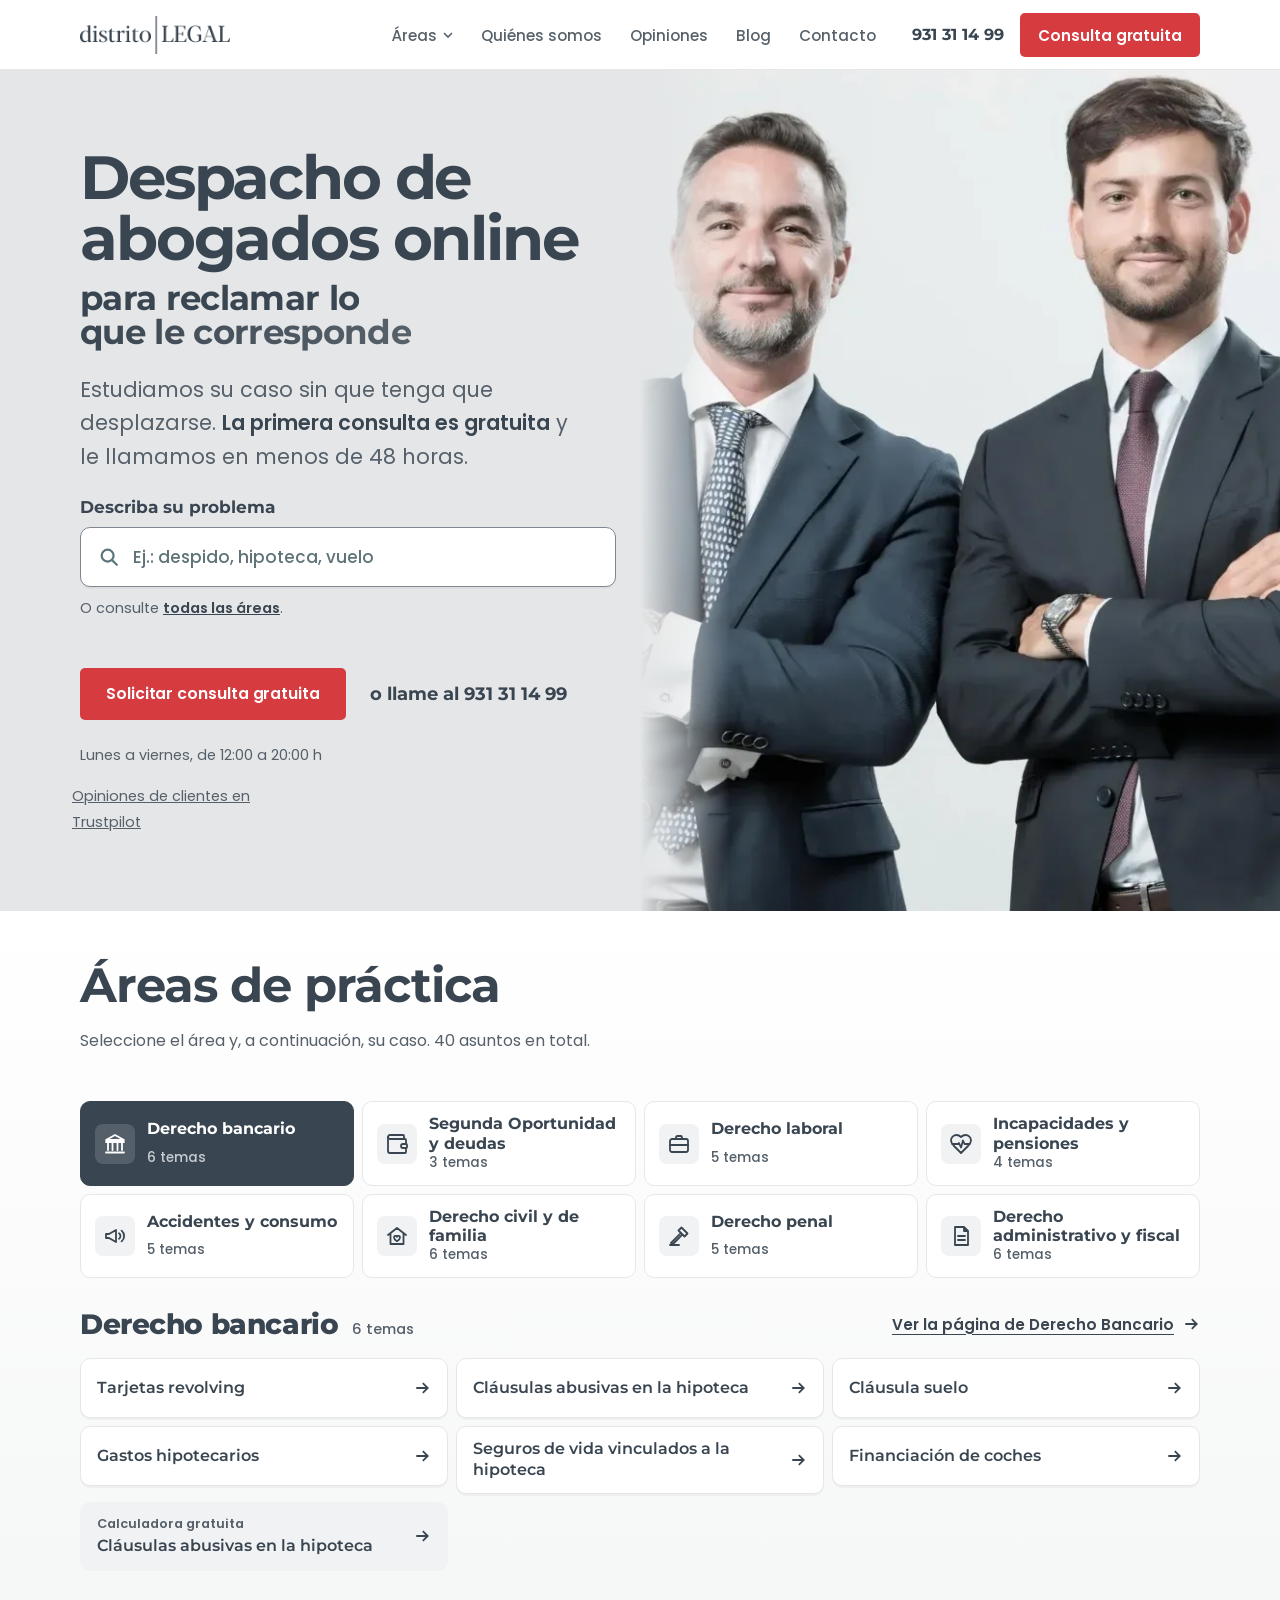
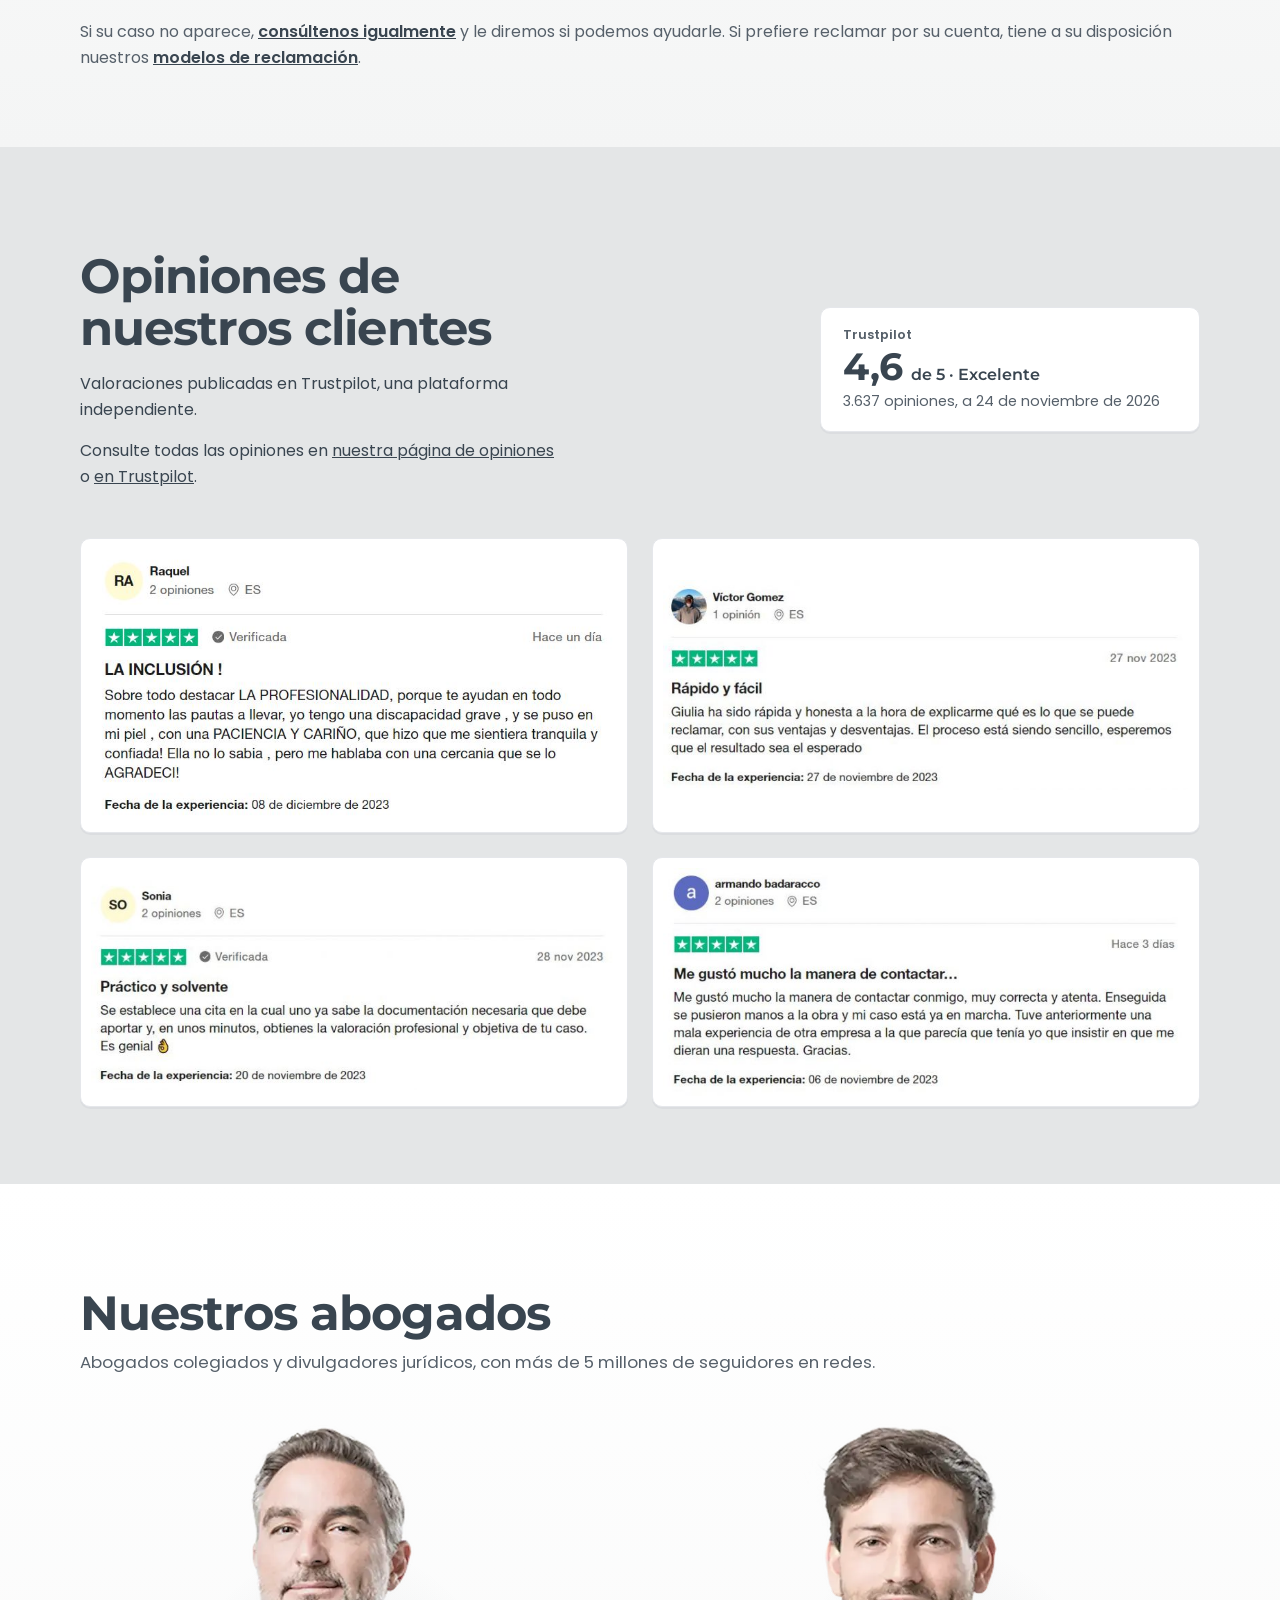
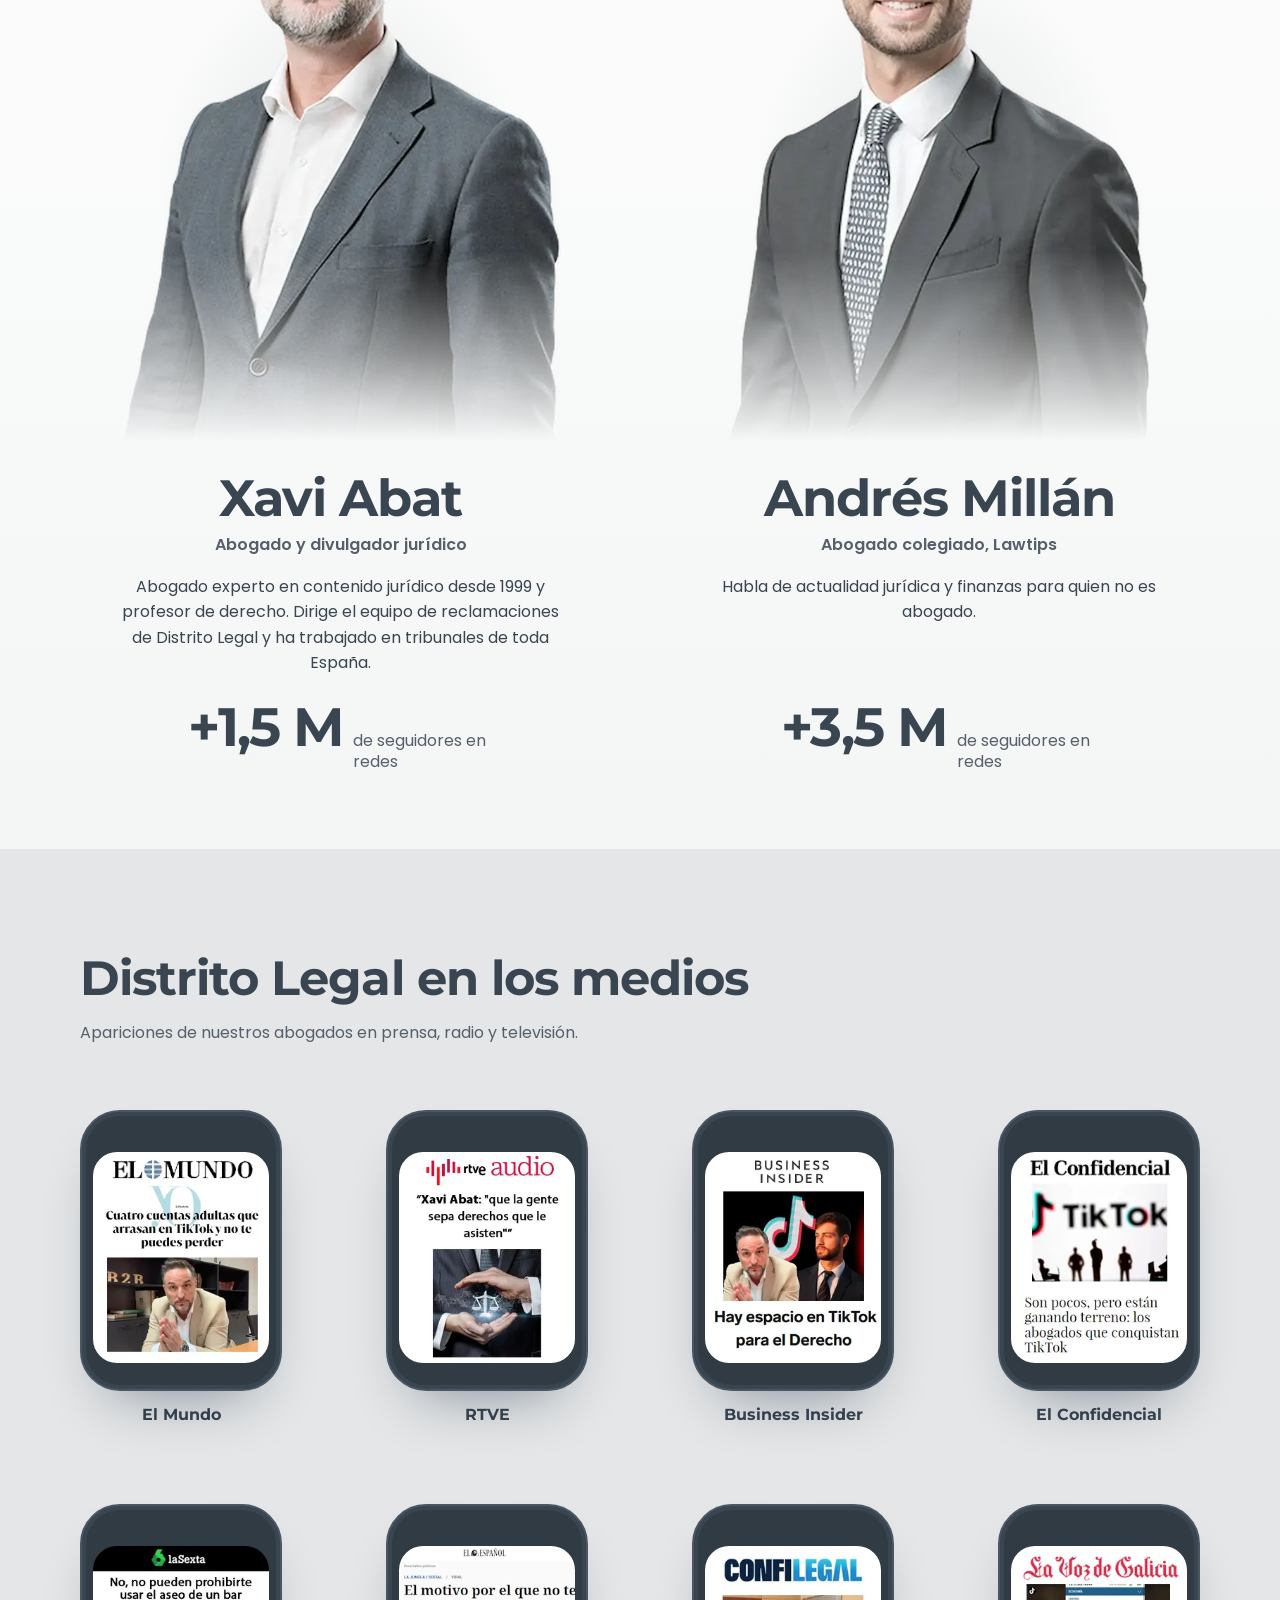
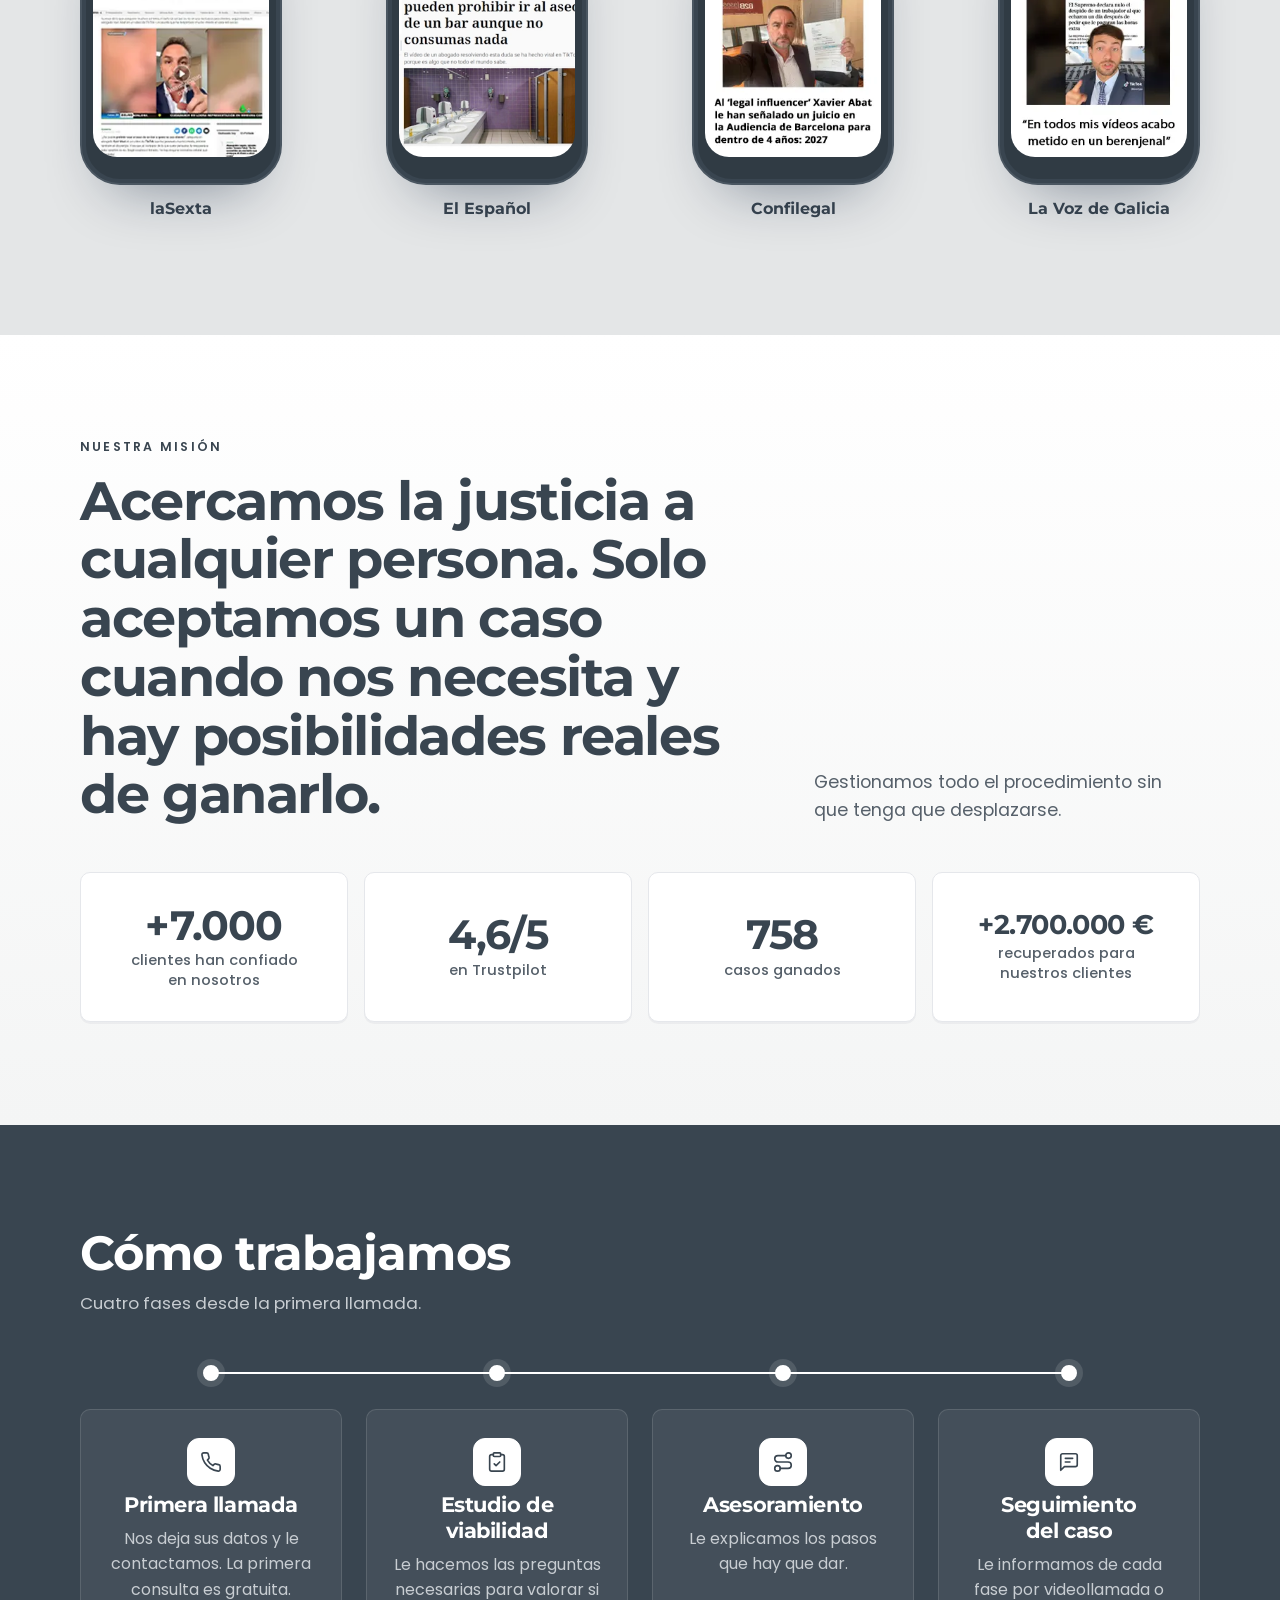
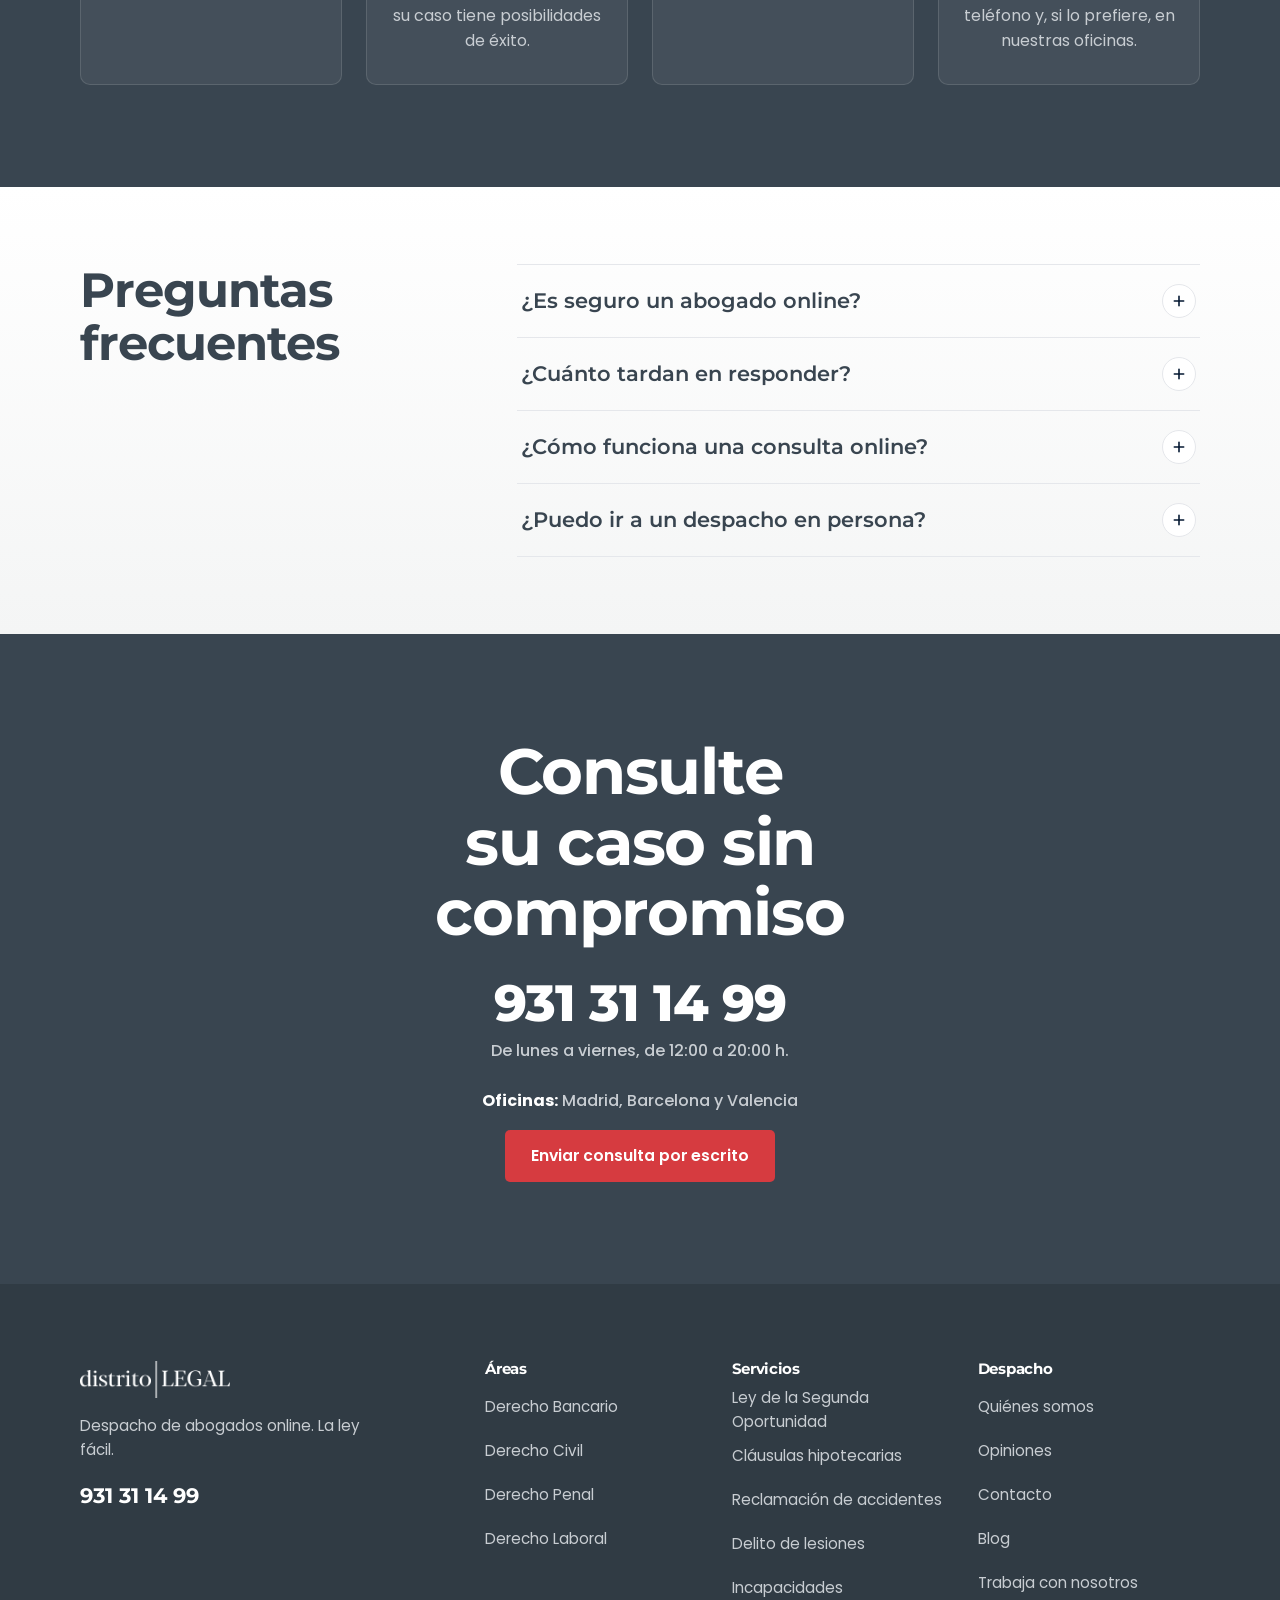
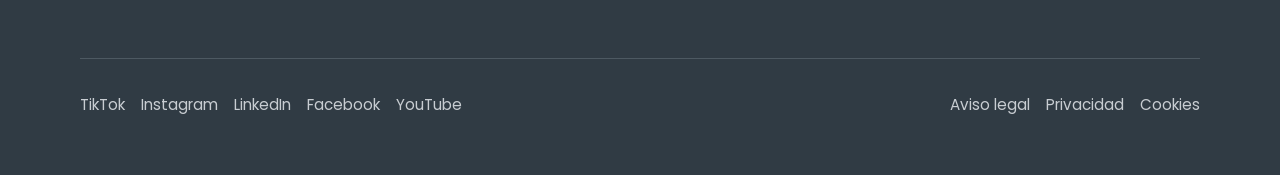
<file: index.html>
<!doctype html>
<html lang="es">
<head>
  <meta charset="utf-8">
  <meta name="robots" content="noindex, nofollow">
  <meta name="viewport" content="width=device-width, initial-scale=1">
  <title>Despacho de Abogados Online | Distrito Legal</title>
  <meta name="description" content="Despacho de abogados online. Estudiamos su caso sin que tenga que desplazarse. Primera consulta gratuita.">
  <meta name="theme-color" content="#FFFFFF">
  <link rel="preconnect" href="https://fonts.googleapis.com">
  <link rel="preconnect" href="https://fonts.gstatic.com" crossorigin>
  <link href="https://fonts.googleapis.com/css2?family=Montserrat:wght@600;700;800&family=Poppins:wght@400;500;600&display=swap" rel="stylesheet">
  <link rel="stylesheet" href="css/estilos.css">
  <link rel="stylesheet" href="css/tema-coches.css"><!-- estilo de coches.distritolegal.es; quitar para volver al diseño anterior -->
  <script src="https://widget.trustpilot.com/bootstrap/v5/tp.widget.bootstrap.min.js" async></script>
</head>
<body>
  <a class="saltar" href="#contenido">Saltar al contenido</a>

  <header class="cabecera">
    <div class="contenedor">
      <a class="logo" href="index.html" aria-label="Distrito Legal, inicio">
        <img src="img/logo-distrito-legal-oscuro.webp" alt="" width="165" height="41">
      </a>
      <button class="boton-menu" type="button" aria-expanded="false" aria-controls="nav">Menú</button>
      <nav class="nav" id="nav" aria-label="Principal">
        <ul class="nav-lista">
          <li>
            <button class="nav-enlace" type="button" data-desplegable aria-expanded="false" aria-controls="submenu-areas">
              Áreas
              <svg class="flecha" viewBox="0 0 10 10" aria-hidden="true"><path d="M1 3l4 4 4-4" fill="none" stroke="currentColor" stroke-width="1.6"/></svg>
            </button>
            <ul class="submenu" id="submenu-areas" hidden>
              <li><a href="derecho-bancario.html">Derecho Bancario</a></li>
              <li><a href="https://distritolegal.es/derecho-penal/">Derecho Penal</a></li>
              <li><a href="https://distritolegal.es/derecho-civil/">Derecho Civil</a></li>
              <li><a href="https://distritolegal.es/derecho-laboral/">Derecho Laboral</a></li>
            </ul>
          </li>
          <li><a class="nav-enlace" href="https://distritolegal.es/quienes-somos/">Quiénes somos</a></li>
          <li><a class="nav-enlace" href="opiniones.html">Opiniones</a></li>
          <li><a class="nav-enlace" href="https://distritolegal.es/blog/">Blog</a></li>
          <li><a class="nav-enlace" href="contacto.html">Contacto</a></li>
        </ul>
        <div class="cabecera-acciones-movil">
          <a class="boton boton-principal" href="contacto.html">Solicitar consulta gratuita</a>
          <a class="telefono" href="tel:+34931311499">Llámenos: 931 31 14 99</a>
        </div>
      </nav>
      <div class="cabecera-acciones">
        <a class="telefono" href="tel:+34931311499">931 31 14 99</a>
        <a class="boton boton-principal" href="contacto.html">Consulta gratuita</a>
      </div>
    </div>
  </header>

  <main id="contenido">
    <section class="hero" aria-labelledby="titulo-inicio">
      <div class="contenedor">
        <div class="hero-texto">
          <h1 class="hero-titulo" id="titulo-inicio">
            <span class="linea">Despacho de abogados online</span>
            <span class="para">para reclamar <span class="texto-degradado">lo que le corresponde</span></span>
          </h1>
          <p class="entrada">Estudiamos su caso sin que tenga que desplazarse. <strong>La primera consulta es gratuita</strong> y le llamamos en menos de 48 horas.</p>

          <!-- Buscador de casos: lo primero que se usa (en la web original también estaba en la entrada) -->
          <form class="buscador" role="search" action="#busca-tu-caso" data-buscador>
            <label class="buscador-etiqueta" for="buscar-caso">Describa su problema</label>
            <div class="buscador-campo">
              <svg class="buscador-lupa" viewBox="0 0 24 24" aria-hidden="true"><circle cx="10.5" cy="10.5" r="6.5" fill="none" stroke="currentColor" stroke-width="2.4"/><path d="M15.5 15.5L20.5 20.5" stroke="currentColor" stroke-width="2.4" stroke-linecap="round"/></svg>
              <input id="buscar-caso" name="q" type="search" autocomplete="off" enterkeyhint="search" aria-describedby="buscar-estado" placeholder="Ej.: despido, hipoteca, vuelo">
            </div>
            <ul class="buscador-resultados" id="buscar-resultados" aria-label="Casos que coinciden" hidden></ul>
            <p class="buscador-estado" id="buscar-estado" role="status">O consulte <a href="#busca-tu-caso">todas las áreas</a>.</p>
          </form>

          <div class="hero-acciones">
            <a class="boton boton-principal" href="contacto.html">Solicitar consulta gratuita</a>
            <a class="telefono" href="tel:+34931311499">o llame al 931 31 14 99</a>
          </div>
          <div class="hero-pie">
            <span class="horario">Lunes a viernes, de 12:00 a 20:00 h</span>
          </div>
          <div class="trustpilot-hueco" style="margin-top:16px">
            <div class="trustpilot-widget" data-locale="es-ES" data-template-id="5419b732fbfb950b10de65e5" data-businessunit-id="6508503c4fa617ff90a04047" data-style-height="24px" data-style-width="100%" data-theme="light">
              <a href="https://es.trustpilot.com/review/distritolegal.es">Opiniones de clientes en Trustpilot</a>
            </div>
          </div>
        </div>

        <!-- Foto de estudio entera (la de la web actual) en un marco: el recorte anterior quedaba cortado por los bordes de la pantalla -->
        <figure class="hero-foto">
          <img src="img/xavi-y-andres-estudio-1536.webp"
               srcset="img/xavi-y-andres-estudio-1536.webp 1536w, img/xavi-y-andres-estudio-2560.webp 2560w"
               sizes="(min-width: 900px) 90vw, 210vw"
               alt="Xavi Abat y Andrés Millán, abogados de Distrito Legal" width="1536" height="873" fetchpriority="high">
        </figure>
      </div>
    </section>

    <!-- Orden de la portada (audit-003, n.º 6): ¿llevan mi caso? (áreas), ¿son de fiar? (opiniones, abogados,
         medios, misión y cifras), ¿cómo funciona? (proceso y preguntas) y contacto -->
    <div class="hoja">
    <section class="areas" id="busca-tu-caso" aria-labelledby="titulo-areas">
      <div class="contenedor">
        <div class="areas-cabeza">
          <h2 class="seccion-titulo" id="titulo-areas">Áreas de práctica</h2>
          <p class="intro">Seleccione el área y, a continuación, su caso. 40 asuntos en total.</p>
        </div>

        <!-- Explorador (24-nov): áreas según lo que le ha pasado a quien busca; cada caso en una sola área y cada
             calculadora en la suya. Generado por herramientas/explorador.py: no editar a mano.
             Sin JS se ven todas las áreas seguidas; con JS, una cada vez -->
        <div class="explorador" data-explorador>
          <div class="explorador-areas" role="tablist" aria-label="Áreas del despacho">
            <button class="area-boton" type="button" role="tab" id="tab-bancos" aria-controls="area-bancos" aria-selected="true">
              <svg class="area-icono" viewBox="0 0 24 24" aria-hidden="true" fill="none" stroke="currentColor" stroke-width="1.8" stroke-linecap="round" stroke-linejoin="round"><path d="M3 10h18M5 10v8M9.5 10v8M14.5 10v8M19 10v8M3 20.5h18M12 3l9 5H3z"/></svg>
              <span class="area-nombre">Derecho bancario</span>
              <span class="area-cuenta">6 temas</span>
            </button>
            <button class="area-boton" type="button" role="tab" id="tab-deudas" aria-controls="area-deudas" aria-selected="false" tabindex="-1">
              <svg class="area-icono" viewBox="0 0 24 24" aria-hidden="true" fill="none" stroke="currentColor" stroke-width="1.8" stroke-linecap="round" stroke-linejoin="round"><path d="M19 7V4a1 1 0 0 0-1-1H5a2 2 0 0 0 0 4h15a1 1 0 0 1 1 1v4h-3a2 2 0 0 0 0 4h3a1 1 0 0 0 1-1v-2a1 1 0 0 0-1-1"/><path d="M3 5v14a2 2 0 0 0 2 2h15a1 1 0 0 0 1-1v-4"/></svg>
              <span class="area-nombre">Segunda Oportunidad y deudas</span>
              <span class="area-cuenta">3 temas</span>
            </button>
            <button class="area-boton" type="button" role="tab" id="tab-trabajo" aria-controls="area-trabajo" aria-selected="false" tabindex="-1">
              <svg class="area-icono" viewBox="0 0 24 24" aria-hidden="true" fill="none" stroke="currentColor" stroke-width="1.8" stroke-linecap="round" stroke-linejoin="round"><rect x="3" y="7" width="18" height="13" rx="2"/><path d="M9 7V5.5A1.5 1.5 0 0 1 10.5 4h3A1.5 1.5 0 0 1 15 5.5V7M3 13h18"/></svg>
              <span class="area-nombre">Derecho laboral</span>
              <span class="area-cuenta">5 temas</span>
            </button>
            <button class="area-boton" type="button" role="tab" id="tab-incapacidad" aria-controls="area-incapacidad" aria-selected="false" tabindex="-1">
              <svg class="area-icono" viewBox="0 0 24 24" aria-hidden="true" fill="none" stroke="currentColor" stroke-width="1.8" stroke-linecap="round" stroke-linejoin="round"><path d="M19 14c1.5-1.5 3-3.2 3-5.5A5.5 5.5 0 0 0 16.5 3c-1.8 0-3 .5-4.5 2-1.5-1.5-2.7-2-4.5-2A5.5 5.5 0 0 0 2 8.5c0 2.3 1.5 4 3 5.5l7 7z"/><path d="M3.2 12h6.3l.5-1 2 4.5 2-7 1.5 3.5h5.3"/></svg>
              <span class="area-nombre">Incapacidades y pensiones</span>
              <span class="area-cuenta">4 temas</span>
            </button>
            <button class="area-boton" type="button" role="tab" id="tab-accidentes" aria-controls="area-accidentes" aria-selected="false" tabindex="-1">
              <svg class="area-icono" viewBox="0 0 24 24" aria-hidden="true" fill="none" stroke="currentColor" stroke-width="1.8" stroke-linecap="round" stroke-linejoin="round"><path d="M3 10v4h3l7 4V6l-7 4H3zM16 9.2a3.4 3.4 0 0 1 0 5.6M18.6 6.6a7 7 0 0 1 0 10.8"/></svg>
              <span class="area-nombre">Accidentes y consumo</span>
              <span class="area-cuenta">5 temas</span>
            </button>
            <button class="area-boton" type="button" role="tab" id="tab-civil" aria-controls="area-civil" aria-selected="false" tabindex="-1">
              <svg class="area-icono" viewBox="0 0 24 24" aria-hidden="true" fill="none" stroke="currentColor" stroke-width="1.8" stroke-linecap="round" stroke-linejoin="round"><path d="M3 11l9-7 9 7M5.5 9.5V20h13V9.5"/><path d="M12 17.2s-3-1.8-3-3.7a1.6 1.6 0 0 1 3-.8 1.6 1.6 0 0 1 3 .8c0 1.9-3 3.7-3 3.7z"/></svg>
              <span class="area-nombre">Derecho civil y de familia</span>
              <span class="area-cuenta">6 temas</span>
            </button>
            <button class="area-boton" type="button" role="tab" id="tab-penal" aria-controls="area-penal" aria-selected="false" tabindex="-1">
              <svg class="area-icono" viewBox="0 0 24 24" aria-hidden="true" fill="none" stroke="currentColor" stroke-width="1.8" stroke-linecap="round" stroke-linejoin="round"><path d="M14.5 3.5l6 6-3 3-6-6zM12.8 10.2L4 19l1.5 1.5 8.8-8.8M3 21h9"/></svg>
              <span class="area-nombre">Derecho penal</span>
              <span class="area-cuenta">5 temas</span>
            </button>
            <button class="area-boton" type="button" role="tab" id="tab-administracion" aria-controls="area-administracion" aria-selected="false" tabindex="-1">
              <svg class="area-icono" viewBox="0 0 24 24" aria-hidden="true" fill="none" stroke="currentColor" stroke-width="1.8" stroke-linecap="round" stroke-linejoin="round"><path d="M6 3h9l4 4v14H6zM15 3v4h4M9 12h7M9 16h7"/></svg>
              <span class="area-nombre">Derecho administrativo y fiscal</span>
              <span class="area-cuenta">6 temas</span>
            </button>
          </div>

          <div class="explorador-panel" id="area-bancos" role="tabpanel" aria-labelledby="tab-bancos" data-area="Derecho bancario">
            <div class="panel-cabeza">
              <h3>Derecho bancario <span class="area-cuenta">6 temas</span></h3>
              <a class="area-enlace" href="derecho-bancario.html">Ver la página de Derecho Bancario <svg viewBox="0 0 22 22" aria-hidden="true"><path d="M4 11h13M12 5l6 6-6 6" fill="none" stroke="currentColor" stroke-width="2.2"/></svg></a>
            </div>
            <ul class="casos-filas">
              <li><a class="caso-fila" href="https://distritolegal.es/tarjetas-revolving/" data-caso><span class="caso-titulo">Tarjetas revolving</span><svg viewBox="0 0 22 22" aria-hidden="true"><path d="M4 11h13M12 5l6 6-6 6" fill="none" stroke="currentColor" stroke-width="2.2"/></svg></a></li>
              <li><a class="caso-fila" href="https://distritolegal.es/clausulas-abusivas-en-hipoteca/" data-caso><span class="caso-titulo">Cláusulas abusivas en la hipoteca</span><svg viewBox="0 0 22 22" aria-hidden="true"><path d="M4 11h13M12 5l6 6-6 6" fill="none" stroke="currentColor" stroke-width="2.2"/></svg></a></li>
              <li><a class="caso-fila" href="https://distritolegal.es/clausula-suelo/" data-caso><span class="caso-titulo">Cláusula suelo</span><svg viewBox="0 0 22 22" aria-hidden="true"><path d="M4 11h13M12 5l6 6-6 6" fill="none" stroke="currentColor" stroke-width="2.2"/></svg></a></li>
              <li><a class="caso-fila" href="https://distritolegal.es/gastos-hipotecarios/" data-caso><span class="caso-titulo">Gastos hipotecarios</span><svg viewBox="0 0 22 22" aria-hidden="true"><path d="M4 11h13M12 5l6 6-6 6" fill="none" stroke="currentColor" stroke-width="2.2"/></svg></a></li>
              <li><a class="caso-fila" href="https://distritolegal.es/seguros-de-vida-vinculados-a-hipotecas/" data-caso><span class="caso-titulo">Seguros de vida vinculados a la hipoteca</span><svg viewBox="0 0 22 22" aria-hidden="true"><path d="M4 11h13M12 5l6 6-6 6" fill="none" stroke="currentColor" stroke-width="2.2"/></svg></a></li>
              <li><a class="caso-fila" href="https://distritolegal.es/reclamacion-financiacion-coches/" data-caso><span class="caso-titulo">Financiación de coches</span><svg viewBox="0 0 22 22" aria-hidden="true"><path d="M4 11h13M12 5l6 6-6 6" fill="none" stroke="currentColor" stroke-width="2.2"/></svg></a></li>
            </ul>
            <ul class="casos-calculadoras" aria-label="Calculadoras gratuitas de Derecho bancario">
              <li><a class="caso-fila caso-calculadora" href="https://distritolegal.es/calculadora-clausulas-abusivas-en-hipoteca/"><span><span class="calculadora-tipo">Calculadora gratuita</span> <span class="caso-titulo">Cláusulas abusivas en la hipoteca</span></span><svg viewBox="0 0 22 22" aria-hidden="true"><path d="M4 11h13M12 5l6 6-6 6" fill="none" stroke="currentColor" stroke-width="2.2"/></svg></a></li>
            </ul>
          </div>
          <div class="explorador-panel" id="area-deudas" role="tabpanel" aria-labelledby="tab-deudas" data-area="Segunda Oportunidad y deudas">
            <div class="panel-cabeza">
              <h3>Segunda Oportunidad y deudas <span class="area-cuenta">3 temas</span></h3>
            </div>
            <ul class="casos-filas">
              <li><a class="caso-fila" href="https://distritolegal.es/segundaoportunidad/" data-caso><span class="caso-titulo">Ley de la Segunda Oportunidad</span><svg viewBox="0 0 22 22" aria-hidden="true"><path d="M4 11h13M12 5l6 6-6 6" fill="none" stroke="currentColor" stroke-width="2.2"/></svg></a></li>
              <li><a class="caso-fila" href="https://distritolegal.es/ficheros-morosidad/" data-caso><span class="caso-titulo">Ficheros de morosidad (ASNEF)</span><svg viewBox="0 0 22 22" aria-hidden="true"><path d="M4 11h13M12 5l6 6-6 6" fill="none" stroke="currentColor" stroke-width="2.2"/></svg></a></li>
              <li><a class="caso-fila" href="https://distritolegal.es/codigo-de-buenas-practicas/" data-caso><span class="caso-titulo">Código de Buenas Prácticas</span><svg viewBox="0 0 22 22" aria-hidden="true"><path d="M4 11h13M12 5l6 6-6 6" fill="none" stroke="currentColor" stroke-width="2.2"/></svg></a></li>
            </ul>
          </div>
          <div class="explorador-panel" id="area-trabajo" role="tabpanel" aria-labelledby="tab-trabajo" data-area="Derecho laboral">
            <div class="panel-cabeza">
              <h3>Derecho laboral <span class="area-cuenta">5 temas</span></h3>
              <a class="area-enlace" href="https://distritolegal.es/derecho-laboral/">Ver la página de Derecho Laboral <svg viewBox="0 0 22 22" aria-hidden="true"><path d="M4 11h13M12 5l6 6-6 6" fill="none" stroke="currentColor" stroke-width="2.2"/></svg></a>
            </div>
            <ul class="casos-filas">
              <li><a class="caso-fila" href="https://distritolegal.es/despidos/" data-caso><span class="caso-titulo">Despidos</span><svg viewBox="0 0 22 22" aria-hidden="true"><path d="M4 11h13M12 5l6 6-6 6" fill="none" stroke="currentColor" stroke-width="2.2"/></svg></a></li>
              <li><a class="caso-fila" href="https://distritolegal.es/nominas-contratos-laborales/" data-caso><span class="caso-titulo">Nóminas y contratos</span><svg viewBox="0 0 22 22" aria-hidden="true"><path d="M4 11h13M12 5l6 6-6 6" fill="none" stroke="currentColor" stroke-width="2.2"/></svg></a></li>
              <li><a class="caso-fila" href="https://distritolegal.es/liquidaciones-finiquitos/" data-caso><span class="caso-titulo">Liquidaciones y finiquitos</span><svg viewBox="0 0 22 22" aria-hidden="true"><path d="M4 11h13M12 5l6 6-6 6" fill="none" stroke="currentColor" stroke-width="2.2"/></svg></a></li>
              <li><a class="caso-fila" href="https://distritolegal.es/accidentes-laborales/" data-caso><span class="caso-titulo">Accidentes laborales</span><svg viewBox="0 0 22 22" aria-hidden="true"><path d="M4 11h13M12 5l6 6-6 6" fill="none" stroke="currentColor" stroke-width="2.2"/></svg></a></li>
              <li><a class="caso-fila" href="https://distritolegal.es/interinos/" data-caso><span class="caso-titulo">Interinos</span><svg viewBox="0 0 22 22" aria-hidden="true"><path d="M4 11h13M12 5l6 6-6 6" fill="none" stroke="currentColor" stroke-width="2.2"/></svg></a></li>
            </ul>
            <ul class="casos-calculadoras" aria-label="Calculadoras gratuitas de Derecho laboral">
              <li><a class="caso-fila caso-calculadora" href="https://distritolegal.es/calculadora-indemnizacion-accidente-trabajo/"><span><span class="calculadora-tipo">Calculadora gratuita</span> <span class="caso-titulo">Accidente de trabajo</span></span><svg viewBox="0 0 22 22" aria-hidden="true"><path d="M4 11h13M12 5l6 6-6 6" fill="none" stroke="currentColor" stroke-width="2.2"/></svg></a></li>
            </ul>
          </div>
          <div class="explorador-panel" id="area-incapacidad" role="tabpanel" aria-labelledby="tab-incapacidad" data-area="Incapacidades y pensiones">
            <div class="panel-cabeza">
              <h3>Incapacidades y pensiones <span class="area-cuenta">4 temas</span></h3>
            </div>
            <ul class="casos-filas">
              <li><a class="caso-fila" href="https://distritolegal.es/incapacidad-permanente/" data-caso><span class="caso-titulo">Incapacidad permanente</span><svg viewBox="0 0 22 22" aria-hidden="true"><path d="M4 11h13M12 5l6 6-6 6" fill="none" stroke="currentColor" stroke-width="2.2"/></svg></a></li>
              <li><a class="caso-fila" href="https://distritolegal.es/bajas-laborales/" data-caso><span class="caso-titulo">Bajas laborales</span><svg viewBox="0 0 22 22" aria-hidden="true"><path d="M4 11h13M12 5l6 6-6 6" fill="none" stroke="currentColor" stroke-width="2.2"/></svg></a></li>
              <li><a class="caso-fila" href="https://distritolegal.es/pensiones-jubilaciones/" data-caso><span class="caso-titulo">Pensiones y jubilaciones</span><svg viewBox="0 0 22 22" aria-hidden="true"><path d="M4 11h13M12 5l6 6-6 6" fill="none" stroke="currentColor" stroke-width="2.2"/></svg></a></li>
              <li><a class="caso-fila" href="https://distritolegal.es/complemento-brecha-genero/" data-caso><span class="caso-titulo">Complemento por brecha de género</span><svg viewBox="0 0 22 22" aria-hidden="true"><path d="M4 11h13M12 5l6 6-6 6" fill="none" stroke="currentColor" stroke-width="2.2"/></svg></a></li>
            </ul>
            <ul class="casos-calculadoras" aria-label="Calculadoras gratuitas de Incapacidades y pensiones">
              <li><a class="caso-fila caso-calculadora" href="https://distritolegal.es/calculadora-incapacidad-permanente/"><span><span class="calculadora-tipo">Calculadora gratuita</span> <span class="caso-titulo">Incapacidad permanente</span></span><svg viewBox="0 0 22 22" aria-hidden="true"><path d="M4 11h13M12 5l6 6-6 6" fill="none" stroke="currentColor" stroke-width="2.2"/></svg></a></li>
            </ul>
          </div>
          <div class="explorador-panel" id="area-accidentes" role="tabpanel" aria-labelledby="tab-accidentes" data-area="Accidentes y consumo">
            <div class="panel-cabeza">
              <h3>Accidentes y consumo <span class="area-cuenta">5 temas</span></h3>
              <a class="area-enlace" href="https://distritolegal.es/reclamaciones/">Ver la página de Reclamaciones <svg viewBox="0 0 22 22" aria-hidden="true"><path d="M4 11h13M12 5l6 6-6 6" fill="none" stroke="currentColor" stroke-width="2.2"/></svg></a>
            </div>
            <ul class="casos-filas">
              <li><a class="caso-fila" href="https://distritolegal.es/accidentes-trafico/" data-caso><span class="caso-titulo">Accidentes de tráfico</span><svg viewBox="0 0 22 22" aria-hidden="true"><path d="M4 11h13M12 5l6 6-6 6" fill="none" stroke="currentColor" stroke-width="2.2"/></svg></a></li>
              <li><a class="caso-fila" href="https://distritolegal.es/negligencia-cirugia-estetica/" data-caso><span class="caso-titulo">Negligencia en cirugía estética</span><svg viewBox="0 0 22 22" aria-hidden="true"><path d="M4 11h13M12 5l6 6-6 6" fill="none" stroke="currentColor" stroke-width="2.2"/></svg></a></li>
              <li><a class="caso-fila" href="https://distritolegal.es/reclamacion-clinicas-medico-esteticas/" data-caso><span class="caso-titulo">Clínicas médico-estéticas</span><svg viewBox="0 0 22 22" aria-hidden="true"><path d="M4 11h13M12 5l6 6-6 6" fill="none" stroke="currentColor" stroke-width="2.2"/></svg></a></li>
              <li><a class="caso-fila" href="https://distritolegal.es/reclamacion-vuelos/" data-caso><span class="caso-titulo">Vuelos retrasados o cancelados</span><svg viewBox="0 0 22 22" aria-hidden="true"><path d="M4 11h13M12 5l6 6-6 6" fill="none" stroke="currentColor" stroke-width="2.2"/></svg></a></li>
              <li><a class="caso-fila" href="https://distritolegal.es/cancelacion-eventos/" data-caso><span class="caso-titulo">Cancelación de eventos</span><svg viewBox="0 0 22 22" aria-hidden="true"><path d="M4 11h13M12 5l6 6-6 6" fill="none" stroke="currentColor" stroke-width="2.2"/></svg></a></li>
            </ul>
            <ul class="casos-calculadoras" aria-label="Calculadoras gratuitas de Accidentes y consumo">
              <li><a class="caso-fila caso-calculadora" href="https://distritolegal.es/calculadora-accidente-trafico/"><span><span class="calculadora-tipo">Calculadora gratuita</span> <span class="caso-titulo">Accidente de tráfico</span></span><svg viewBox="0 0 22 22" aria-hidden="true"><path d="M4 11h13M12 5l6 6-6 6" fill="none" stroke="currentColor" stroke-width="2.2"/></svg></a></li>
              <li><a class="caso-fila caso-calculadora" href="https://distritolegal.es/calculo-indemnizacion-danos-esteticos/"><span><span class="calculadora-tipo">Calculadora gratuita</span> <span class="caso-titulo">Daños estéticos</span></span><svg viewBox="0 0 22 22" aria-hidden="true"><path d="M4 11h13M12 5l6 6-6 6" fill="none" stroke="currentColor" stroke-width="2.2"/></svg></a></li>
            </ul>
          </div>
          <div class="explorador-panel" id="area-civil" role="tabpanel" aria-labelledby="tab-civil" data-area="Derecho civil y de familia">
            <div class="panel-cabeza">
              <h3>Derecho civil y de familia <span class="area-cuenta">6 temas</span></h3>
              <a class="area-enlace" href="https://distritolegal.es/derecho-civil/">Ver la página de Derecho Civil <svg viewBox="0 0 22 22" aria-hidden="true"><path d="M4 11h13M12 5l6 6-6 6" fill="none" stroke="currentColor" stroke-width="2.2"/></svg></a>
            </div>
            <ul class="casos-filas">
              <li><a class="caso-fila" href="https://distritolegal.es/divorcios-separaciones-matrimoniales/" data-caso><span class="caso-titulo">Divorcios y separaciones</span><svg viewBox="0 0 22 22" aria-hidden="true"><path d="M4 11h13M12 5l6 6-6 6" fill="none" stroke="currentColor" stroke-width="2.2"/></svg></a></li>
              <li><a class="caso-fila" href="https://distritolegal.es/custodia-hijos/" data-caso><span class="caso-titulo">Custodia de los hijos</span><svg viewBox="0 0 22 22" aria-hidden="true"><path d="M4 11h13M12 5l6 6-6 6" fill="none" stroke="currentColor" stroke-width="2.2"/></svg></a></li>
              <li><a class="caso-fila" href="https://distritolegal.es/herencias/" data-caso><span class="caso-titulo">Herencias</span><svg viewBox="0 0 22 22" aria-hidden="true"><path d="M4 11h13M12 5l6 6-6 6" fill="none" stroke="currentColor" stroke-width="2.2"/></svg></a></li>
              <li><a class="caso-fila" href="https://distritolegal.es/vicios-ocultos/" data-caso><span class="caso-titulo">Vicios ocultos</span><svg viewBox="0 0 22 22" aria-hidden="true"><path d="M4 11h13M12 5l6 6-6 6" fill="none" stroke="currentColor" stroke-width="2.2"/></svg></a></li>
              <li><a class="caso-fila" href="https://distritolegal.es/derecho-al-honor/" data-caso><span class="caso-titulo">Derecho al honor</span><svg viewBox="0 0 22 22" aria-hidden="true"><path d="M4 11h13M12 5l6 6-6 6" fill="none" stroke="currentColor" stroke-width="2.2"/></svg></a></li>
              <li><a class="caso-fila" href="https://distritolegal.es/derechos-de-imagen/" data-caso><span class="caso-titulo">Derechos de imagen</span><svg viewBox="0 0 22 22" aria-hidden="true"><path d="M4 11h13M12 5l6 6-6 6" fill="none" stroke="currentColor" stroke-width="2.2"/></svg></a></li>
            </ul>
          </div>
          <div class="explorador-panel" id="area-penal" role="tabpanel" aria-labelledby="tab-penal" data-area="Derecho penal">
            <div class="panel-cabeza">
              <h3>Derecho penal <span class="area-cuenta">5 temas</span></h3>
              <a class="area-enlace" href="https://distritolegal.es/derecho-penal/">Ver la página de Derecho Penal <svg viewBox="0 0 22 22" aria-hidden="true"><path d="M4 11h13M12 5l6 6-6 6" fill="none" stroke="currentColor" stroke-width="2.2"/></svg></a>
            </div>
            <ul class="casos-filas">
              <li><a class="caso-fila" href="https://distritolegal.es/delito-lesiones/" data-caso><span class="caso-titulo">Lesiones</span><svg viewBox="0 0 22 22" aria-hidden="true"><path d="M4 11h13M12 5l6 6-6 6" fill="none" stroke="currentColor" stroke-width="2.2"/></svg></a></li>
              <li><a class="caso-fila" href="https://distritolegal.es/robos/" data-caso><span class="caso-titulo">Robos</span><svg viewBox="0 0 22 22" aria-hidden="true"><path d="M4 11h13M12 5l6 6-6 6" fill="none" stroke="currentColor" stroke-width="2.2"/></svg></a></li>
              <li><a class="caso-fila" href="https://distritolegal.es/amenazas/" data-caso><span class="caso-titulo">Amenazas</span><svg viewBox="0 0 22 22" aria-hidden="true"><path d="M4 11h13M12 5l6 6-6 6" fill="none" stroke="currentColor" stroke-width="2.2"/></svg></a></li>
              <li><a class="caso-fila" href="https://distritolegal.es/ciberestafas/" data-caso><span class="caso-titulo">Ciberestafas</span><svg viewBox="0 0 22 22" aria-hidden="true"><path d="M4 11h13M12 5l6 6-6 6" fill="none" stroke="currentColor" stroke-width="2.2"/></svg></a></li>
              <li><a class="caso-fila" href="https://distritolegal.es/condenas/" data-caso><span class="caso-titulo">Condenas</span><svg viewBox="0 0 22 22" aria-hidden="true"><path d="M4 11h13M12 5l6 6-6 6" fill="none" stroke="currentColor" stroke-width="2.2"/></svg></a></li>
            </ul>
            <ul class="casos-calculadoras" aria-label="Calculadoras gratuitas de Derecho penal">
              <li><a class="caso-fila caso-calculadora" href="https://distritolegal.es/calculadora-indemnizacion-por-lesiones/"><span><span class="calculadora-tipo">Calculadora gratuita</span> <span class="caso-titulo">Lesiones</span></span><svg viewBox="0 0 22 22" aria-hidden="true"><path d="M4 11h13M12 5l6 6-6 6" fill="none" stroke="currentColor" stroke-width="2.2"/></svg></a></li>
            </ul>
          </div>
          <div class="explorador-panel" id="area-administracion" role="tabpanel" aria-labelledby="tab-administracion" data-area="Derecho administrativo y fiscal">
            <div class="panel-cabeza">
              <h3>Derecho administrativo y fiscal <span class="area-cuenta">6 temas</span></h3>
              <a class="area-enlace" href="https://distritolegal.es/derecho-administrativo/">Ver la página de Derecho Administrativo <svg viewBox="0 0 22 22" aria-hidden="true"><path d="M4 11h13M12 5l6 6-6 6" fill="none" stroke="currentColor" stroke-width="2.2"/></svg></a>
            </div>
            <ul class="casos-filas">
              <li><a class="caso-fila" href="https://distritolegal.es/multas-trafico/" data-caso><span class="caso-titulo">Multas de tráfico</span><svg viewBox="0 0 22 22" aria-hidden="true"><path d="M4 11h13M12 5l6 6-6 6" fill="none" stroke="currentColor" stroke-width="2.2"/></svg></a></li>
              <li><a class="caso-fila" href="https://distritolegal.es/plusvalia/" data-caso><span class="caso-titulo">Plusvalía municipal</span><svg viewBox="0 0 22 22" aria-hidden="true"><path d="M4 11h13M12 5l6 6-6 6" fill="none" stroke="currentColor" stroke-width="2.2"/></svg></a></li>
              <li><a class="caso-fila" href="https://distritolegal.es/fiscalidad/" data-caso><span class="caso-titulo">Fiscalidad</span><svg viewBox="0 0 22 22" aria-hidden="true"><path d="M4 11h13M12 5l6 6-6 6" fill="none" stroke="currentColor" stroke-width="2.2"/></svg></a></li>
              <li><a class="caso-fila" href="https://distritolegal.es/subvenciones-y-ayudas/" data-caso><span class="caso-titulo">Subvenciones y ayudas</span><svg viewBox="0 0 22 22" aria-hidden="true"><path d="M4 11h13M12 5l6 6-6 6" fill="none" stroke="currentColor" stroke-width="2.2"/></svg></a></li>
              <li><a class="caso-fila" href="https://distritolegal.es/extranjeria/" data-caso><span class="caso-titulo">Extranjería</span><svg viewBox="0 0 22 22" aria-hidden="true"><path d="M4 11h13M12 5l6 6-6 6" fill="none" stroke="currentColor" stroke-width="2.2"/></svg></a></li>
              <li><a class="caso-fila" href="https://distritolegal.es/tramites-administrativos/" data-caso><span class="caso-titulo">Trámites administrativos</span><svg viewBox="0 0 22 22" aria-hidden="true"><path d="M4 11h13M12 5l6 6-6 6" fill="none" stroke="currentColor" stroke-width="2.2"/></svg></a></li>
            </ul>
          </div>
        </div>

        <p class="areas-otras">Si su caso no aparece, <a href="contacto.html">consúltenos igualmente</a> y le diremos si podemos ayudarle. Si prefiere reclamar por su cuenta, tiene a su disposición nuestros <a href="https://distritolegal.es/modelos-reclamaciones-legales/">modelos de reclamación</a>.</p>
      </div>
    </section>
    </div>


    <div class="hoja hoja-gris">
    <section class="opiniones" aria-labelledby="titulo-opiniones">
      <div class="contenedor">
        <div class="texto">
          <h2 class="seccion-titulo" id="titulo-opiniones">Opiniones de nuestros clientes</h2>
          <p>Valoraciones publicadas en Trustpilot, una plataforma independiente.</p>
          <!-- Nota fija con fecha: el widget de Trustpilot solo se pinta en el dominio del despacho y aquí dejaba un recuadro vacío -->
          <div class="nota-tp">
            <p class="nota-tp-marca">Trustpilot</p>
            <p class="nota-tp-cifra"><strong>4,6</strong> <span>de 5 · Excelente</span></p>
            <p class="nota-tp-base">3.637 opiniones, a 24 de noviembre de 2026</p>
          </div>
          <p>Consulte todas las opiniones en <a href="opiniones.html">nuestra página de opiniones</a> o <a href="https://es.trustpilot.com/review/distritolegal.es">en Trustpilot</a>.</p>
        </div>
        <ul class="rejilla-opiniones">
          <li><img src="img/opiniones/raquel.jpg" alt="Opinión de Raquel en Trustpilot, cinco estrellas" width="759" height="394" loading="lazy"></li>
          <li><img src="img/opiniones/victor.jpg" alt="Opinión de Víctor en Trustpilot, cinco estrellas" width="768" height="307" loading="lazy"></li>
          <li><img src="img/opiniones/sonia.jpg" alt="Opinión de Sonia en Trustpilot, cinco estrellas" width="768" height="314" loading="lazy"></li>
          <li><img src="img/opiniones/armando.jpg" alt="Opinión de Armando en Trustpilot, cinco estrellas" width="768" height="334" loading="lazy"></li>
        </ul>
      </div>
    </section>
    </div>


    <div class="hoja">
    <section class="abogados" aria-labelledby="titulo-abogados">
      <div class="contenedor">
        <h2 class="seccion-titulo" id="titulo-abogados">Nuestros abogados</h2>
        <p class="subtitulo">Abogados colegiados y divulgadores jurídicos, con más de 5 millones de seguidores en redes.</p>
        <div class="abogados-lista">
          <article class="abogado">
            <div class="abogado-foto"><img src="img/xavi-abat.webp" alt="Xavi Abat" width="674" height="964" loading="lazy"></div>
            <div>
              <h3>Xavi Abat</h3>
              <p class="cargo">Abogado y divulgador jurídico</p>
              <p class="bio">Abogado experto en contenido jurídico desde 1999 y profesor de derecho. Dirige el equipo de reclamaciones de Distrito Legal y ha trabajado en tribunales de toda España.</p>
              <p class="audiencia"><strong>+1,5 M</strong><span>de seguidores en redes</span></p>
            </div>
          </article>
          <article class="abogado">
            <div class="abogado-foto"><img src="img/andres-millan.webp" alt="Andrés Millán" width="674" height="964" loading="lazy"></div>
            <div>
              <h3>Andrés Millán</h3>
              <p class="cargo">Abogado colegiado, Lawtips</p>
              <p class="bio">Habla de actualidad jurídica y finanzas para quien no es abogado.</p>
              <p class="audiencia"><strong>+3,5 M</strong><span>de seguidores en redes</span></p>
            </div>
          </article>
        </div>
      </div>
    </section>
    </div>


    <section class="prensa" aria-labelledby="titulo-prensa">
      <div class="contenedor prensa-cabeza">
        <h2 class="seccion-titulo" id="titulo-prensa">Distrito Legal en los medios</h2>
        <p>Apariciones de nuestros abogados en prensa, radio y televisión.</p>
      </div>
      <div class="moviles-ventana" tabindex="0" aria-label="Apariciones en prensa, desplazable">
        <ul class="moviles">
          <li class="movil"><figure><div class="movil-marco"><div class="movil-pantalla"><img src="img/prensa/el-mundo.webp" alt="Noticia de El Mundo con Xavi Abat" width="250" height="300" loading="lazy"></div></div><figcaption>El Mundo</figcaption></figure></li>
          <li class="movil"><figure><div class="movil-marco"><div class="movil-pantalla"><img src="img/prensa/rtve.webp" alt="Noticia de RTVE con Xavi Abat" width="250" height="300" loading="lazy"></div></div><figcaption>RTVE</figcaption></figure></li>
          <li class="movil"><figure><div class="movil-marco"><div class="movil-pantalla"><img src="img/prensa/business-insider.webp" alt="Noticia de Business Insider con Xavi Abat y Andrés Millán" width="250" height="300" loading="lazy"></div></div><figcaption>Business Insider</figcaption></figure></li>
          <li class="movil"><figure><div class="movil-marco"><div class="movil-pantalla"><img src="img/prensa/el-confidencial.webp" alt="Noticia de El Confidencial con Xavi Abat" width="250" height="300" loading="lazy"></div></div><figcaption>El Confidencial</figcaption></figure></li>
          <li class="movil"><figure><div class="movil-marco"><div class="movil-pantalla"><img src="img/prensa/lasexta.webp" alt="Noticia de laSexta con Xavi Abat" width="250" height="300" loading="lazy"></div></div><figcaption>laSexta</figcaption></figure></li>
          <li class="movil"><figure><div class="movil-marco"><div class="movil-pantalla"><img src="img/prensa/el-espanol.webp" alt="Noticia de El Español con Xavi Abat" width="250" height="300" loading="lazy"></div></div><figcaption>El Español</figcaption></figure></li>
          <li class="movil"><figure><div class="movil-marco"><div class="movil-pantalla"><img src="img/prensa/confilegal.webp" alt="Noticia de Confilegal con Xavi Abat" width="250" height="300" loading="lazy"></div></div><figcaption>Confilegal</figcaption></figure></li>
          <li class="movil"><figure><div class="movil-marco"><div class="movil-pantalla"><img src="img/prensa/la-voz-de-galicia.webp" alt="Noticia de La Voz de Galicia con Andrés Millán" width="250" height="300" loading="lazy"></div></div><figcaption>La Voz de Galicia</figcaption></figure></li>
        </ul>
      </div>
    </section>


    <div class="hoja">
    <section class="mision" aria-labelledby="titulo-mision">
      <div class="contenedor">
        <h2 class="subtitulo" id="titulo-mision">Nuestra misión</h2>
        <p class="frase-grande">Acercamos la justicia a cualquier persona. Solo aceptamos un caso cuando nos necesita y hay posibilidades reales de ganarlo.</p>
        <p class="apoyo">Gestionamos todo el procedimiento sin que tenga que desplazarse.</p>

        <ul class="pildoras" aria-label="Distrito Legal en cifras">
          <li class="pildora"><span class="pildora-numero">+7.000</span><span class="pildora-texto">clientes han confiado en nosotros</span></li>
          <!-- El «4,8/5» de la web actual no tiene fuente conocida (audit-003, n.º 2): se usa la nota de Trustpilot, con fecha en «Opiniones» -->
          <li class="pildora"><span class="pildora-numero">4,6/5</span><span class="pildora-texto">en Trustpilot</span></li>
          <li class="pildora"><span class="pildora-numero">758</span><span class="pildora-texto">casos ganados</span></li>
          <li class="pildora pildora-grande"><span class="pildora-numero">+2.700.000 €</span><span class="pildora-texto">recuperados para nuestros clientes</span></li>
        </ul>
      </div>
    </section>
    </div>


    <div class="hoja hoja-azul">
    <section class="proceso-vivo oscuro" aria-labelledby="titulo-proceso">
      <div class="contenedor">
        <h2 class="seccion-titulo" id="titulo-proceso">Cómo trabajamos</h2>
        <p class="subtitulo">Cuatro fases desde la primera llamada.</p>
        <div class="pasos-marco">
          <ol class="pasos-linea">
            <li class="paso"><span class="paso-tramo" aria-hidden="true"><i></i></span><span class="paso-nodo" aria-hidden="true"></span>
              <div class="paso-tarjeta">
                <span class="paso-icono"><svg viewBox="0 0 24 24" fill="none" stroke="currentColor" stroke-width="1.8" stroke-linecap="round" stroke-linejoin="round" aria-hidden="true" focusable="false"><path d="M22 16.92v3a2 2 0 0 1-2.18 2 19.79 19.79 0 0 1-8.63-3.07 19.5 19.5 0 0 1-6-6 19.79 19.79 0 0 1-3.07-8.67A2 2 0 0 1 4.11 2h3a2 2 0 0 1 2 1.72 12.84 12.84 0 0 0 .7 2.81 2 2 0 0 1-.45 2.11L8.09 9.91a16 16 0 0 0 6 6l1.27-1.27a2 2 0 0 1 2.11-.45 12.84 12.84 0 0 0 2.81.7A2 2 0 0 1 22 16.92z"/></svg></span>
                <h3>Primera llamada</h3>
                <p>Nos deja sus datos y le contactamos. La primera consulta es gratuita.</p>
              </div>
            </li>
            <li class="paso"><span class="paso-tramo" aria-hidden="true"><i></i></span><span class="paso-nodo" aria-hidden="true"></span>
              <div class="paso-tarjeta">
                <span class="paso-icono"><svg viewBox="0 0 24 24" fill="none" stroke="currentColor" stroke-width="1.8" stroke-linecap="round" stroke-linejoin="round" aria-hidden="true" focusable="false"><rect x="8" y="2" width="8" height="4" rx="1"/><path d="M16 4h2a2 2 0 0 1 2 2v14a2 2 0 0 1-2 2H6a2 2 0 0 1-2-2V6a2 2 0 0 1 2-2h2"/><path d="m9 14 2 2 4-4"/></svg></span>
                <h3>Estudio de viabilidad</h3>
                <p>Le hacemos las preguntas necesarias para valorar si su caso tiene posibilidades de éxito.</p>
              </div>
            </li>
            <li class="paso"><span class="paso-tramo" aria-hidden="true"><i></i></span><span class="paso-nodo" aria-hidden="true"></span>
              <div class="paso-tarjeta">
                <span class="paso-icono"><svg viewBox="0 0 24 24" fill="none" stroke="currentColor" stroke-width="1.8" stroke-linecap="round" stroke-linejoin="round" aria-hidden="true" focusable="false"><circle cx="6" cy="19" r="3"/><path d="M9 19h8.5a3.5 3.5 0 0 0 0-7h-11a3.5 3.5 0 0 1 0-7H15"/><circle cx="18" cy="5" r="3"/></svg></span>
                <h3>Asesoramiento</h3>
                <p>Le explicamos los pasos que hay que dar.</p>
              </div>
            </li>
            <li class="paso"><span class="paso-nodo" aria-hidden="true"></span>
              <div class="paso-tarjeta">
                <span class="paso-icono"><svg viewBox="0 0 24 24" fill="none" stroke="currentColor" stroke-width="1.8" stroke-linecap="round" stroke-linejoin="round" aria-hidden="true" focusable="false"><path d="M21 15a2 2 0 0 1-2 2H7l-4 4V5a2 2 0 0 1 2-2h14a2 2 0 0 1 2 2z"/><path d="M8 8h8"/><path d="M8 12h5"/></svg></span>
                <h3>Seguimiento del caso</h3>
                <p>Le informamos de cada fase por videollamada o teléfono y, si lo prefiere, en nuestras oficinas.</p>
              </div>
            </li>
          </ol>
        </div>
      </div>
    </section>
    </div>


    <div class="hoja">
    <section class="preguntas" aria-labelledby="titulo-preguntas">
      <div class="contenedor">
        <h2 class="seccion-titulo" id="titulo-preguntas">Preguntas frecuentes</h2>
        <div class="preguntas-lista">
          <details>
            <summary>¿Es seguro un abogado online?</summary>
            <p>Sí. Mucha gente nos conoce por las redes y cuidamos esa confianza: queremos que se sienta atendido y protegido por la ley.</p>
          </details>
          <details>
            <summary>¿Cuánto tardan en responder?</summary>
            <p>Solemos responder en 24 horas o menos. Si hay muchas consultas podemos tardar algo más, pero siempre lo hacemos lo antes posible.</p>
          </details>
          <details>
            <summary>¿Cómo funciona una consulta online?</summary>
            <p>Nos deja sus datos en el formulario de contacto y le llamamos para analizar su caso y explicarle cómo resolverlo.</p>
          </details>
          <details>
            <summary>¿Puedo ir a un despacho en persona?</summary>
            <p>Sí. Tenemos oficinas en Madrid, Barcelona y Valencia, y también llevamos casos a distancia. Trabajamos en toda España.</p>
          </details>
        </div>
      </div>
    </section>
    </div>


    <div class="hoja hoja-degradado">
    <section class="contacto-banda" aria-labelledby="titulo-contacto">
      <div class="contenedor">
        <div>
          <h2 id="titulo-contacto">Consulte su caso sin compromiso</h2>
          <a class="telefono-grande" href="tel:+34931311499">931 31 14 99</a>
          <p class="horario-banda">De lunes a viernes, de 12:00 a 20:00 h.</p>
        </div>
        <div class="contacto-datos">
          <p class="oficinas"><strong>Oficinas:</strong> Madrid, Barcelona y Valencia</p>
          <p><a class="boton boton-principal" href="contacto.html">Enviar consulta por escrito</a></p>
        </div>
      </div>
    </section>
    </div>
  </main>

  <footer class="pie">
    <div class="contenedor">
      <div class="pie-arriba">
        <div class="pie-marca">
          <img src="img/logo-distrito-legal.webp" alt="Distrito Legal" width="150" height="37" style="margin-bottom:16px">
          <p>Despacho de abogados online. La ley fácil.</p>
          <a class="telefono" href="tel:+34931311499">931 31 14 99</a>
        </div>
        <div class="pie-grupos">
          <div>
            <h2>Áreas</h2>
            <ul>
              <li><a href="derecho-bancario.html">Derecho Bancario</a></li>
              <li><a href="https://distritolegal.es/derecho-civil/">Derecho Civil</a></li>
              <li><a href="https://distritolegal.es/derecho-penal/">Derecho Penal</a></li>
              <li><a href="https://distritolegal.es/derecho-laboral/">Derecho Laboral</a></li>
            </ul>
          </div>
          <div>
            <h2>Servicios</h2>
            <ul>
              <li><a href="https://distritolegal.es/segundaoportunidad/">Ley de la Segunda Oportunidad</a></li>
              <li><a href="https://distritolegal.es/clausulas-abusivas-en-hipoteca/">Cláusulas hipotecarias</a></li>
              <li><a href="https://distritolegal.es/accidentes-trafico/">Reclamación de accidentes</a></li>
              <li><a href="https://distritolegal.es/delito-lesiones/">Delito de lesiones</a></li>
              <li><a href="https://distritolegal.es/incapacidad-permanente/">Incapacidades</a></li>
            </ul>
          </div>
          <div>
            <h2>Despacho</h2>
            <ul>
              <li><a href="https://distritolegal.es/quienes-somos/">Quiénes somos</a></li>
              <li><a href="opiniones.html">Opiniones</a></li>
              <li><a href="contacto.html">Contacto</a></li>
              <li><a href="https://distritolegal.es/blog/">Blog</a></li>
              <li><a href="https://distritolegal.es/trabaja-con-nosotros/">Trabaja con nosotros</a></li>
            </ul>
          </div>
        </div>
      </div>
      <div class="pie-abajo">
        <ul class="redes" aria-label="Redes sociales">
          <li><a href="https://www.tiktok.com/@distritolegal">TikTok</a></li>
          <li><a href="https://www.instagram.com/distrito.legal/">Instagram</a></li>
          <li><a href="https://es.linkedin.com/company/distritolegalspain">LinkedIn</a></li>
          <li><a href="https://www.facebook.com/distritolegal.es/">Facebook</a></li>
          <li><a href="https://www.youtube.com/@Distrito-legal">YouTube</a></li>
        </ul>
        <ul class="redes" aria-label="Información legal">
          <li><a href="https://distritolegal.es/aviso-legal/">Aviso legal</a></li>
          <li><a href="https://distritolegal.es/politica-de-privacidad/">Privacidad</a></li>
          <li><a href="https://distritolegal.es/politica-de-cookies/">Cookies</a></li>
        </ul>
      </div>
    </div>
  </footer>

  <script src="js/main.js"></script>
</body>
</html>
</file>
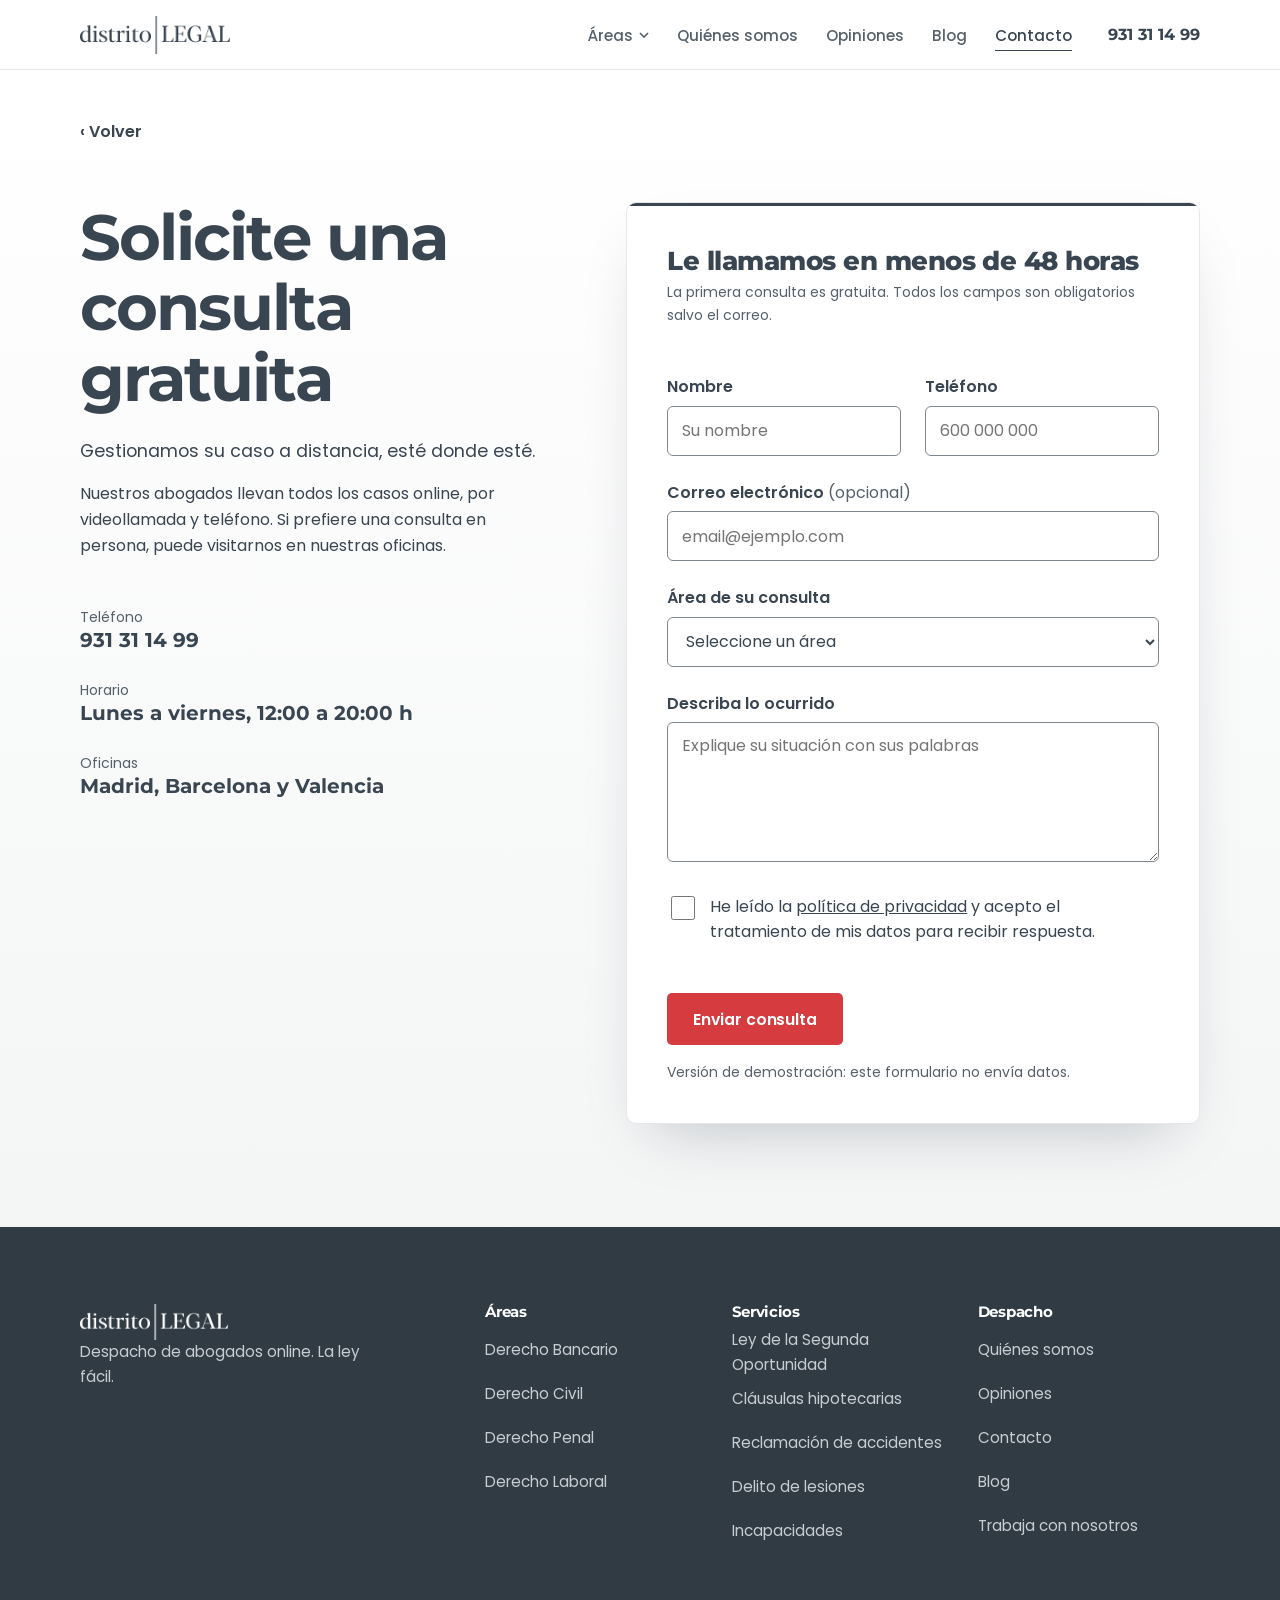
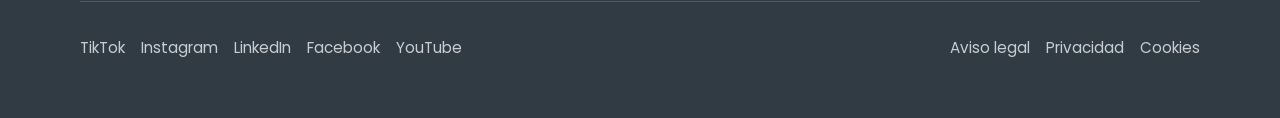
<file: contacto.html>
<!doctype html>
<html lang="es">
<head>
  <meta charset="utf-8">
  <meta name="robots" content="noindex, nofollow">
  <meta name="viewport" content="width=device-width, initial-scale=1">
  <title>Contacto | Distrito Legal</title>
  <meta name="description" content="Solicite una consulta gratuita. Abogados online en toda España y oficinas en Madrid, Barcelona y Valencia. Teléfono 931 31 14 99.">
  <link rel="preconnect" href="https://fonts.googleapis.com">
  <link rel="preconnect" href="https://fonts.gstatic.com" crossorigin>
  <link href="https://fonts.googleapis.com/css2?family=Montserrat:wght@600;700;800&family=Poppins:wght@400;500;600&display=swap" rel="stylesheet">
  <link rel="stylesheet" href="css/estilos.css">
  <link rel="stylesheet" href="css/tema-coches.css"><!-- estilo de coches.distritolegal.es; quitar para volver al diseño anterior -->
</head>
<body>
  <a class="saltar" href="#contenido">Saltar al contenido</a>

  <header class="cabecera">
    <div class="contenedor">
      <a class="logo" href="index.html" aria-label="Distrito Legal, inicio">
        <img src="img/logo-distrito-legal-oscuro.webp" alt="" width="165" height="41">
      </a>
      <button class="boton-menu" type="button" aria-expanded="false" aria-controls="nav">Menú</button>
      <nav class="nav" id="nav" aria-label="Principal">
        <ul class="nav-lista">
          <li>
            <button class="nav-enlace" type="button" data-desplegable aria-expanded="false" aria-controls="submenu-areas">
              Áreas
              <svg class="flecha" viewBox="0 0 10 10" aria-hidden="true"><path d="M1 3l4 4 4-4" fill="none" stroke="currentColor" stroke-width="1.6"/></svg>
            </button>
            <ul class="submenu" id="submenu-areas" hidden>
              <li><a href="derecho-bancario.html">Derecho Bancario</a></li>
              <li><a href="https://distritolegal.es/derecho-penal/">Derecho Penal</a></li>
              <li><a href="https://distritolegal.es/derecho-civil/">Derecho Civil</a></li>
              <li><a href="https://distritolegal.es/derecho-laboral/">Derecho Laboral</a></li>
            </ul>
          </li>
          <li><a class="nav-enlace" href="https://distritolegal.es/quienes-somos/">Quiénes somos</a></li>
          <li><a class="nav-enlace" href="opiniones.html">Opiniones</a></li>
          <li><a class="nav-enlace" href="https://distritolegal.es/blog/">Blog</a></li>
          <li><a class="nav-enlace" href="contacto.html" aria-current="page">Contacto</a></li>
        </ul>
        <div class="cabecera-acciones-movil">
          <a class="telefono" href="tel:+34931311499">Llámenos: 931 31 14 99</a>
        </div>
      </nav>
      <div class="cabecera-acciones">
        <a class="telefono" href="tel:+34931311499">931 31 14 99</a>
      </div>
    </div>
  </header>

  <main id="contenido" class="contacto-pagina hoja">
    <div class="contenedor">
      <a class="volver" href="index.html" style="margin-top:16px">‹ Volver</a>
      <div class="rejilla">
        <div class="contacto-info">
          <h1>Solicite una consulta gratuita</h1>
          <p class="entrada">Gestionamos su caso a distancia, esté donde esté.</p>
          <p>Nuestros abogados llevan todos los casos online, por videollamada y teléfono. Si prefiere una consulta en persona, puede visitarnos en nuestras oficinas.</p>

          <ul class="contacto-datos-lista">
            <li><span>Teléfono</span><a class="telefono" href="tel:+34931311499">931 31 14 99</a></li>
            <li><span>Horario</span><strong>Lunes a viernes, 12:00 a 20:00 h</strong></li>
            <li><span>Oficinas</span><strong>Madrid, Barcelona y Valencia</strong></li>
          </ul>
        </div>

        <form class="formulario" id="form-contacto" novalidate aria-labelledby="titulo-form">
          <h2 id="titulo-form">Le llamamos en menos de 48 horas</h2>
          <p class="nota-pequena">La primera consulta es gratuita. Todos los campos son obligatorios salvo el correo.</p>

          <div class="campos">
            <div class="campo">
              <label for="nombre">Nombre</label>
              <input id="nombre" name="nombre" type="text" autocomplete="name" placeholder="Su nombre" aria-describedby="error-nombre" required>
              <p class="error-campo" id="error-nombre" aria-live="polite"></p>
            </div>
            <div class="campo">
              <label for="telefono">Teléfono</label>
              <input id="telefono" name="telefono" type="tel" autocomplete="tel" inputmode="tel" placeholder="600 000 000" aria-describedby="error-telefono" required>
              <p class="error-campo" id="error-telefono" aria-live="polite"></p>
            </div>
            <div class="campo campo-ancho">
              <label for="email">Correo electrónico <span class="opcional">(opcional)</span></label>
              <input id="email" name="email" type="email" autocomplete="email" placeholder="email@ejemplo.com" aria-describedby="error-email">
              <p class="error-campo" id="error-email" aria-live="polite"></p>
            </div>
            <div class="campo campo-ancho">
              <label for="area">Área de su consulta</label>
              <!-- Las mismas áreas que «Áreas de práctica» de la portada (herramientas/explorador.py) -->
              <select id="area" name="area" aria-describedby="error-area" required>
                <option value="">Seleccione un área</option>
                <option>Derecho bancario (tarjetas, hipotecas, financiación)</option>
                <option>Segunda Oportunidad y deudas</option>
                <option>Derecho laboral (despidos, nóminas, finiquitos)</option>
                <option>Incapacidades y pensiones</option>
                <option>Accidentes y consumo (tráfico, vuelos, clínicas)</option>
                <option>Derecho civil y de familia</option>
                <option>Derecho penal</option>
                <option>Derecho administrativo y fiscal</option>
                <option>No lo sé</option>
              </select>
              <p class="error-campo" id="error-area" aria-live="polite"></p>
            </div>
            <div class="campo campo-ancho">
              <label for="caso">Describa lo ocurrido</label>
              <textarea id="caso" name="caso" placeholder="Explique su situación con sus palabras" aria-describedby="error-caso" required></textarea>
              <p class="error-campo" id="error-caso" aria-live="polite"></p>
            </div>
            <div class="campo campo-ancho">
              <div class="casilla">
                <input id="privacidad" name="privacidad" type="checkbox" aria-describedby="error-privacidad" required>
                <label for="privacidad">He leído la <a href="https://distritolegal.es/politica-de-privacidad/">política de privacidad</a> y acepto el tratamiento de mis datos para recibir respuesta.</label>
              </div>
              <p class="error-campo" id="error-privacidad" aria-live="polite"></p>
            </div>
          </div>

          <div class="enviar-fila">
            <button class="boton boton-principal" type="submit">Enviar consulta</button>
          </div>
          <div class="estado" id="estado-envio" role="status" tabindex="-1"></div>
          <p class="nota-pequena" style="margin-top:16px">Versión de demostración: este formulario no envía datos.</p>
        </form>
      </div>
    </div>
  </main>

  <footer class="pie">
    <div class="contenedor">
      <div class="pie-arriba">
        <div class="pie-marca">
          <img src="img/logo-distrito-legal.webp" alt="Distrito Legal" width="148" height="37">
          <p>Despacho de abogados online. La ley fácil.</p>
        </div>
        <div class="pie-grupos">
          <div>
            <h2>Áreas</h2>
            <ul>
              <li><a href="derecho-bancario.html">Derecho Bancario</a></li>
              <li><a href="https://distritolegal.es/derecho-civil/">Derecho Civil</a></li>
              <li><a href="https://distritolegal.es/derecho-penal/">Derecho Penal</a></li>
              <li><a href="https://distritolegal.es/derecho-laboral/">Derecho Laboral</a></li>
            </ul>
          </div>
          <div>
            <h2>Servicios</h2>
            <ul>
              <li><a href="https://distritolegal.es/segundaoportunidad/">Ley de la Segunda Oportunidad</a></li>
              <li><a href="https://distritolegal.es/clausulas-abusivas-en-hipoteca/">Cláusulas hipotecarias</a></li>
              <li><a href="https://distritolegal.es/accidentes-trafico/">Reclamación de accidentes</a></li>
              <li><a href="https://distritolegal.es/delito-lesiones/">Delito de lesiones</a></li>
              <li><a href="https://distritolegal.es/incapacidad-permanente/">Incapacidades</a></li>
            </ul>
          </div>
          <div>
            <h2>Despacho</h2>
            <ul>
              <li><a href="https://distritolegal.es/quienes-somos/">Quiénes somos</a></li>
              <li><a href="opiniones.html">Opiniones</a></li>
              <li><a href="contacto.html">Contacto</a></li>
              <li><a href="https://distritolegal.es/blog/">Blog</a></li>
              <li><a href="https://distritolegal.es/trabaja-con-nosotros/">Trabaja con nosotros</a></li>
            </ul>
          </div>
        </div>
      </div>
      <div class="pie-abajo">
        <ul class="redes" aria-label="Redes sociales">
          <li><a href="https://www.tiktok.com/@distritolegal">TikTok</a></li>
          <li><a href="https://www.instagram.com/distrito.legal/">Instagram</a></li>
          <li><a href="https://es.linkedin.com/company/distritolegalspain">LinkedIn</a></li>
          <li><a href="https://www.facebook.com/distritolegal.es/">Facebook</a></li>
          <li><a href="https://www.youtube.com/@Distrito-legal">YouTube</a></li>
        </ul>
        <ul class="redes" aria-label="Información legal">
          <li><a href="https://distritolegal.es/aviso-legal/">Aviso legal</a></li>
          <li><a href="https://distritolegal.es/politica-de-privacidad/">Privacidad</a></li>
          <li><a href="https://distritolegal.es/politica-de-cookies/">Cookies</a></li>
        </ul>
      </div>
    </div>
  </footer>

  <script src="js/main.js"></script>
</body>
</html>
</file>
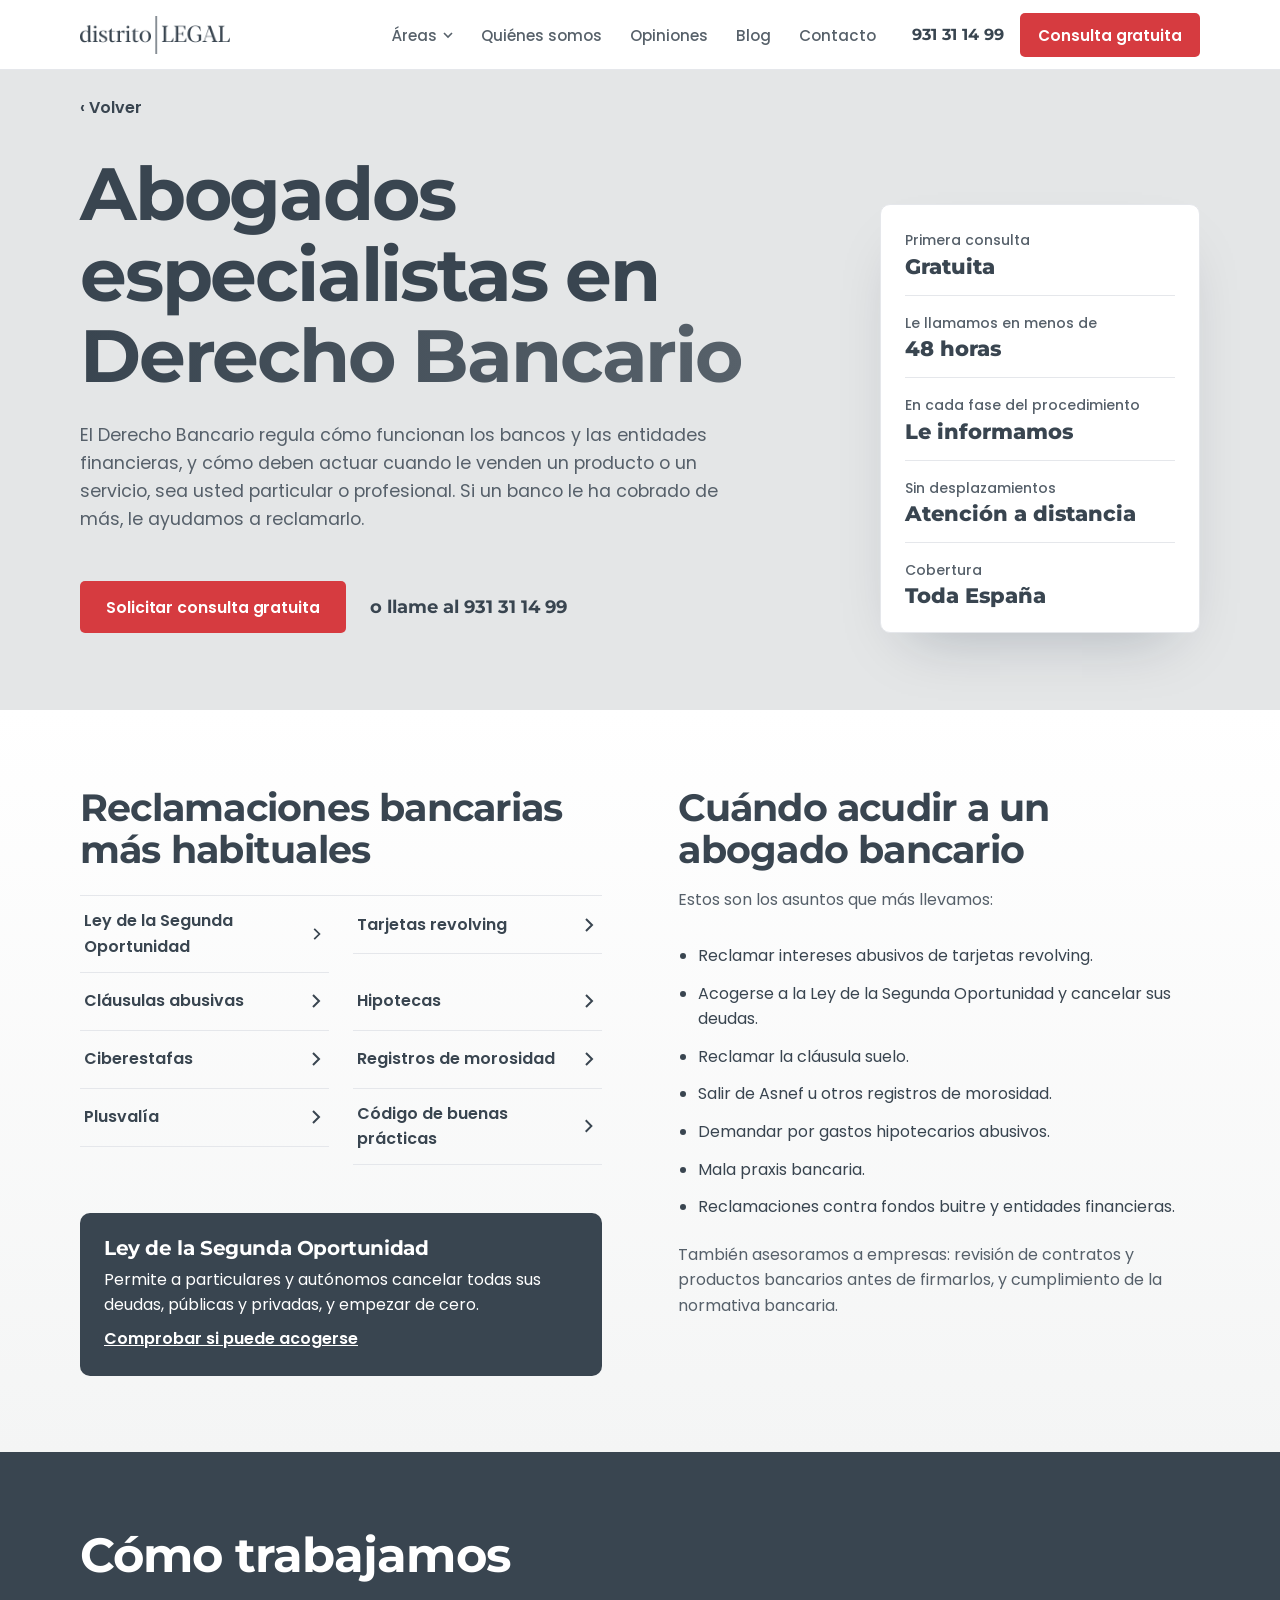
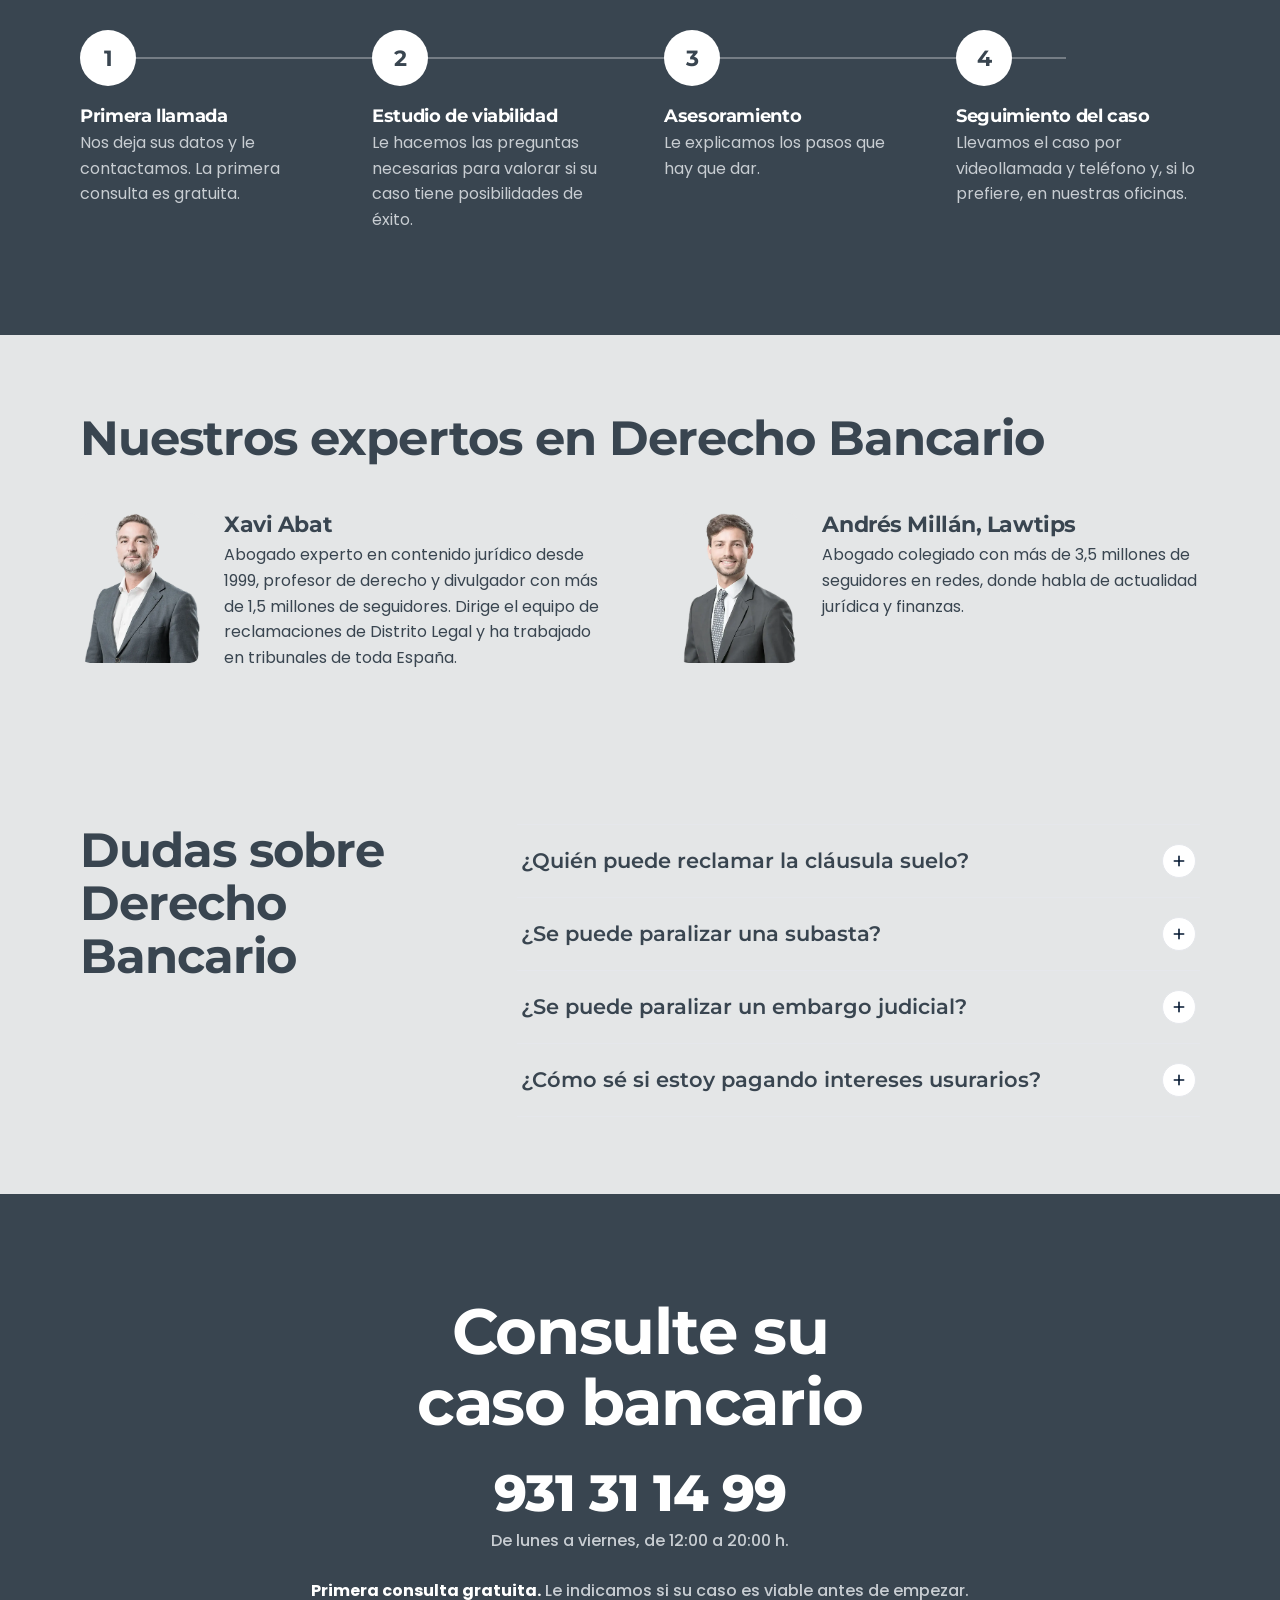
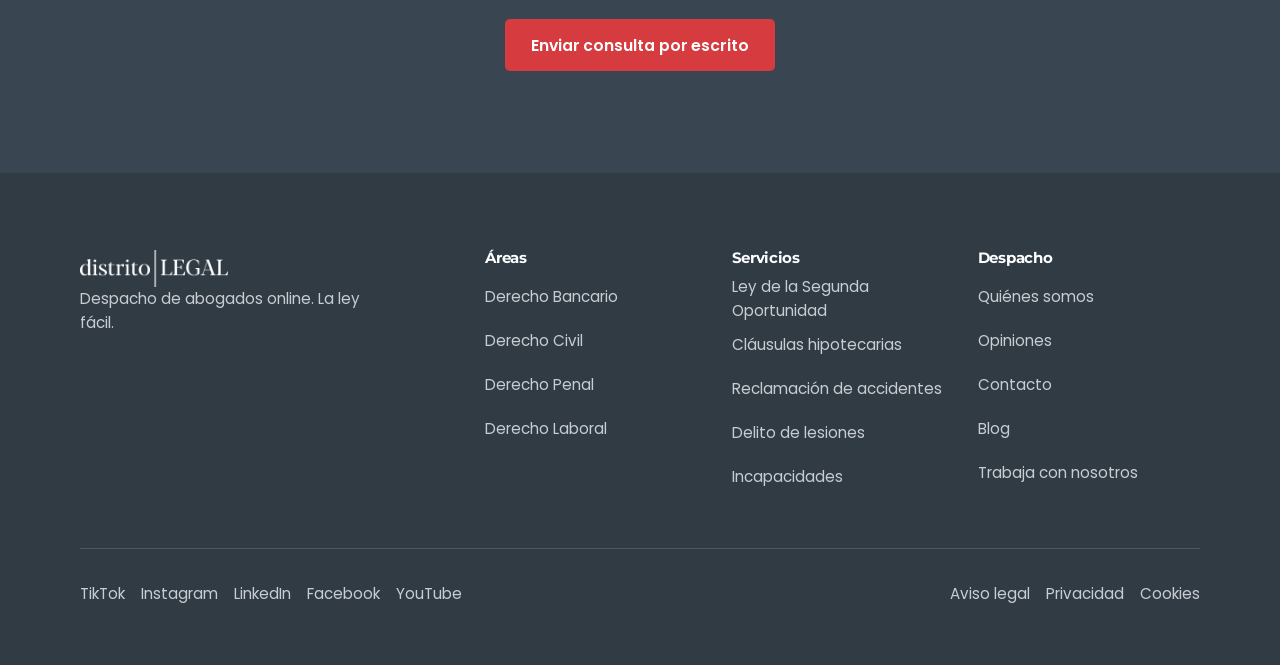
<file: derecho-bancario.html>
<!doctype html>
<html lang="es">
<head>
  <meta charset="utf-8">
  <meta name="robots" content="noindex, nofollow">
  <meta name="viewport" content="width=device-width, initial-scale=1">
  <title>Abogados Especialistas en Derecho Bancario | Distrito Legal</title>
  <meta name="description" content="Abogados especialistas en Derecho Bancario: tarjetas revolving, cláusulas abusivas, hipotecas y Ley de la Segunda Oportunidad. Primera consulta gratis.">
  <link rel="preconnect" href="https://fonts.googleapis.com">
  <link rel="preconnect" href="https://fonts.gstatic.com" crossorigin>
  <link href="https://fonts.googleapis.com/css2?family=Montserrat:wght@600;700;800&family=Poppins:wght@400;500;600&display=swap" rel="stylesheet">
  <link rel="stylesheet" href="css/estilos.css">
  <link rel="stylesheet" href="css/tema-coches.css"><!-- estilo de coches.distritolegal.es; quitar para volver al diseño anterior -->
</head>
<body>
  <a class="saltar" href="#contenido">Saltar al contenido</a>

  <header class="cabecera">
    <div class="contenedor">
      <a class="logo" href="index.html" aria-label="Distrito Legal, inicio">
        <img src="img/logo-distrito-legal-oscuro.webp" alt="" width="165" height="41">
      </a>
      <button class="boton-menu" type="button" aria-expanded="false" aria-controls="nav">Menú</button>
      <nav class="nav" id="nav" aria-label="Principal">
        <ul class="nav-lista">
          <li>
            <button class="nav-enlace" type="button" data-desplegable aria-expanded="false" aria-controls="submenu-areas">
              Áreas
              <svg class="flecha" viewBox="0 0 10 10" aria-hidden="true"><path d="M1 3l4 4 4-4" fill="none" stroke="currentColor" stroke-width="1.6"/></svg>
            </button>
            <ul class="submenu" id="submenu-areas" hidden>
              <li><a href="derecho-bancario.html" aria-current="page">Derecho Bancario</a></li>
              <li><a href="https://distritolegal.es/derecho-penal/">Derecho Penal</a></li>
              <li><a href="https://distritolegal.es/derecho-civil/">Derecho Civil</a></li>
              <li><a href="https://distritolegal.es/derecho-laboral/">Derecho Laboral</a></li>
            </ul>
          </li>
          <li><a class="nav-enlace" href="https://distritolegal.es/quienes-somos/">Quiénes somos</a></li>
          <li><a class="nav-enlace" href="opiniones.html">Opiniones</a></li>
          <li><a class="nav-enlace" href="https://distritolegal.es/blog/">Blog</a></li>
          <li><a class="nav-enlace" href="contacto.html">Contacto</a></li>
        </ul>
        <div class="cabecera-acciones-movil">
          <a class="boton boton-principal" href="contacto.html">Solicitar consulta gratuita</a>
          <a class="telefono" href="tel:+34931311499">Llámenos: 931 31 14 99</a>
        </div>
      </nav>
      <div class="cabecera-acciones">
        <a class="telefono" href="tel:+34931311499">931 31 14 99</a>
        <a class="boton boton-principal" href="contacto.html">Consulta gratuita</a>
      </div>
    </div>
  </header>

  <main id="contenido">
    <section class="cabeza-pagina" aria-labelledby="titulo-pagina">
      <div class="contenedor">
        <a class="volver" href="index.html">‹ Volver</a>
        <div class="rejilla">
          <div>
            <h1 id="titulo-pagina">Abogados especialistas en <span class="texto-degradado">Derecho Bancario</span></h1>
            <p class="entrada">El Derecho Bancario regula cómo funcionan los bancos y las entidades financieras, y cómo deben actuar cuando le venden un producto o un servicio, sea usted particular o profesional. Si un banco le ha cobrado de más, le ayudamos a reclamarlo.</p>
            <div class="inicio-acciones">
              <a class="boton boton-principal" href="contacto.html">Solicitar consulta gratuita</a>
              <a class="telefono" href="tel:+34931311499">o llame al 931 31 14 99</a>
            </div>
          </div>
          <ul class="garantias" aria-label="Condiciones del servicio">
            <li><span>Primera consulta</span><strong>Gratuita</strong></li>
            <li><span>Le llamamos en menos de</span><strong>48 horas</strong></li>
            <li><span>En cada fase del procedimiento</span><strong>Le informamos</strong></li>
            <li><span>Sin desplazamientos</span><strong>Atención a distancia</strong></li>
            <li><span>Cobertura</span><strong>Toda España</strong></li>
          </ul>
        </div>
      </div>
    </section>

    <div class="hoja">
    <section class="bloque" aria-labelledby="titulo-servicios">
      <div class="contenedor dos-columnas">
        <div>
          <h2 class="seccion-titulo" id="titulo-servicios">Reclamaciones bancarias más habituales</h2>
          <ul class="servicios-lista">
            <li><a href="https://distritolegal.es/segundaoportunidad/">Ley de la Segunda Oportunidad <svg width="18" height="18" viewBox="0 0 18 18" aria-hidden="true"><path d="M6 3l6 6-6 6" fill="none" stroke="currentColor" stroke-width="2"/></svg></a></li>
            <li><a href="https://distritolegal.es/tarjetas-revolving/">Tarjetas revolving <svg width="18" height="18" viewBox="0 0 18 18" aria-hidden="true"><path d="M6 3l6 6-6 6" fill="none" stroke="currentColor" stroke-width="2"/></svg></a></li>
            <li><a href="https://distritolegal.es/clausulas-abusivas-en-hipoteca/">Cláusulas abusivas <svg width="18" height="18" viewBox="0 0 18 18" aria-hidden="true"><path d="M6 3l6 6-6 6" fill="none" stroke="currentColor" stroke-width="2"/></svg></a></li>
            <li><a href="https://distritolegal.es/gastos-hipotecarios/">Hipotecas <svg width="18" height="18" viewBox="0 0 18 18" aria-hidden="true"><path d="M6 3l6 6-6 6" fill="none" stroke="currentColor" stroke-width="2"/></svg></a></li>
            <li><a href="https://distritolegal.es/ciberestafas/">Ciberestafas <svg width="18" height="18" viewBox="0 0 18 18" aria-hidden="true"><path d="M6 3l6 6-6 6" fill="none" stroke="currentColor" stroke-width="2"/></svg></a></li>
            <li><a href="https://distritolegal.es/ficheros-morosidad/">Registros de morosidad <svg width="18" height="18" viewBox="0 0 18 18" aria-hidden="true"><path d="M6 3l6 6-6 6" fill="none" stroke="currentColor" stroke-width="2"/></svg></a></li>
            <li><a href="https://distritolegal.es/plusvalia/">Plusvalía <svg width="18" height="18" viewBox="0 0 18 18" aria-hidden="true"><path d="M6 3l6 6-6 6" fill="none" stroke="currentColor" stroke-width="2"/></svg></a></li>
            <li><a href="https://distritolegal.es/codigo-de-buenas-practicas/">Código de buenas prácticas <svg width="18" height="18" viewBox="0 0 18 18" aria-hidden="true"><path d="M6 3l6 6-6 6" fill="none" stroke="currentColor" stroke-width="2"/></svg></a></li>
          </ul>
          <div class="aviso">
            <h3>Ley de la Segunda Oportunidad</h3>
            <p>Permite a particulares y autónomos cancelar todas sus deudas, públicas y privadas, y empezar de cero.</p>
            <p><a href="https://distritolegal.es/segundaoportunidad/">Comprobar si puede acogerse</a></p>
          </div>
        </div>

        <div>
          <h2 class="seccion-titulo">Cuándo acudir a un abogado bancario</h2>
          <p class="texto-apoyo">Estos son los asuntos que más llevamos:</p>
          <ul class="lista-casos">
            <li>Reclamar intereses abusivos de tarjetas revolving.</li>
            <li>Acogerse a la Ley de la Segunda Oportunidad y cancelar sus deudas.</li>
            <li>Reclamar la cláusula suelo.</li>
            <li>Salir de Asnef u otros registros de morosidad.</li>
            <li>Demandar por gastos hipotecarios abusivos.</li>
            <li>Mala praxis bancaria.</li>
            <li>Reclamaciones contra fondos buitre y entidades financieras.</li>
          </ul>
          <p class="texto-apoyo">También asesoramos a empresas: revisión de contratos y productos bancarios antes de firmarlos, y cumplimiento de la normativa bancaria.</p>
        </div>
      </div>
    </section>
    </div>

    <div class="hoja hoja-azul">
    <section class="proceso" aria-labelledby="titulo-proceso">
      <div class="contenedor">
        <h2 class="seccion-titulo" id="titulo-proceso">Cómo trabajamos</h2>
        <ol class="pasos">
          <li><div><h3>Primera llamada</h3><p>Nos deja sus datos y le contactamos. La primera consulta es gratuita.</p></div></li>
          <li><div><h3>Estudio de viabilidad</h3><p>Le hacemos las preguntas necesarias para valorar si su caso tiene posibilidades de éxito.</p></div></li>
          <li><div><h3>Asesoramiento</h3><p>Le explicamos los pasos que hay que dar.</p></div></li>
          <li><div><h3>Seguimiento del caso</h3><p>Llevamos el caso por videollamada y teléfono y, si lo prefiere, en nuestras oficinas.</p></div></li>
        </ol>
      </div>
    </section>
    </div>

    <div class="hoja hoja-gris">
    <section class="bloque" aria-labelledby="titulo-expertos">
      <div class="contenedor">
        <h2 class="seccion-titulo" id="titulo-expertos">Nuestros expertos en Derecho Bancario</h2>
        <div class="expertos-lista">
          <article class="experto">
            <img src="img/xavi-abat.webp" alt="Xavi Abat" width="112" height="140" loading="lazy">
            <div>
              <h3>Xavi Abat</h3>
              <p>Abogado experto en contenido jurídico desde 1999, profesor de derecho y divulgador con más de 1,5 millones de seguidores. Dirige el equipo de reclamaciones de Distrito Legal y ha trabajado en tribunales de toda España.</p>
            </div>
          </article>
          <article class="experto">
            <img src="img/andres-millan.webp" alt="Andrés Millán" width="112" height="140" loading="lazy">
            <div>
              <h3>Andrés Millán, Lawtips</h3>
              <p>Abogado colegiado con más de 3,5 millones de seguidores en redes, donde habla de actualidad jurídica y finanzas.</p>
            </div>
          </article>
        </div>
      </div>
    </section>

    <section class="preguntas gris" aria-labelledby="titulo-preguntas">
      <div class="contenedor">
        <h2 class="seccion-titulo" id="titulo-preguntas">Dudas sobre Derecho Bancario</h2>
        <div class="preguntas-lista">
          <details>
            <summary>¿Quién puede reclamar la cláusula suelo?</summary>
            <p>Cualquier persona con un préstamo hipotecario afectado por esta cláusula. Se puede reclamar y recuperar lo que el banco cobró de más.</p>
          </details>
          <details>
            <summary>¿Se puede paralizar una subasta?</summary>
            <p>Sí, en cualquier momento antes de que se celebre la subasta judicial. Tiene derecho a pedir una audiencia con el ejecutante y pagar la deuda pendiente.</p>
          </details>
          <details>
            <summary>¿Se puede paralizar un embargo judicial?</summary>
            <p>Sí, un juez puede detenerlo. Con la Ley de la Segunda Oportunidad, los embargos se paralizan cuando el expediente entra en el juzgado.</p>
          </details>
          <details>
            <summary>¿Cómo sé si estoy pagando intereses usurarios?</summary>
            <p>Revise el contrato de su tarjeta para ver el interés que le aplican. Los intereses de las tarjetas revolving que se consideran usurarios suelen estar entre el 20 y el 26 % de interés.</p>
          </details>
        </div>
      </div>
    </section>
    </div>

    <div class="hoja hoja-degradado">
    <section class="contacto-banda" aria-labelledby="titulo-contacto">
      <div class="contenedor">
        <div>
          <h2 id="titulo-contacto">Consulte su caso bancario</h2>
          <a class="telefono-grande" href="tel:+34931311499">931 31 14 99</a>
          <p class="horario-banda">De lunes a viernes, de 12:00 a 20:00 h.</p>
        </div>
        <div class="contacto-datos">
          <p class="oficinas"><strong>Primera consulta gratuita.</strong> Le indicamos si su caso es viable antes de empezar.</p>
          <p><a class="boton boton-principal" href="contacto.html">Enviar consulta por escrito</a></p>
        </div>
      </div>
    </section>
    </div>
  </main>

  <footer class="pie">
    <div class="contenedor">
      <div class="pie-arriba">
        <div class="pie-marca">
          <img src="img/logo-distrito-legal.webp" alt="Distrito Legal" width="148" height="37">
          <p>Despacho de abogados online. La ley fácil.</p>
        </div>
        <div class="pie-grupos">
          <div>
            <h2>Áreas</h2>
            <ul>
              <li><a href="derecho-bancario.html">Derecho Bancario</a></li>
              <li><a href="https://distritolegal.es/derecho-civil/">Derecho Civil</a></li>
              <li><a href="https://distritolegal.es/derecho-penal/">Derecho Penal</a></li>
              <li><a href="https://distritolegal.es/derecho-laboral/">Derecho Laboral</a></li>
            </ul>
          </div>
          <div>
            <h2>Servicios</h2>
            <ul>
              <li><a href="https://distritolegal.es/segundaoportunidad/">Ley de la Segunda Oportunidad</a></li>
              <li><a href="https://distritolegal.es/clausulas-abusivas-en-hipoteca/">Cláusulas hipotecarias</a></li>
              <li><a href="https://distritolegal.es/accidentes-trafico/">Reclamación de accidentes</a></li>
              <li><a href="https://distritolegal.es/delito-lesiones/">Delito de lesiones</a></li>
              <li><a href="https://distritolegal.es/incapacidad-permanente/">Incapacidades</a></li>
            </ul>
          </div>
          <div>
            <h2>Despacho</h2>
            <ul>
              <li><a href="https://distritolegal.es/quienes-somos/">Quiénes somos</a></li>
              <li><a href="opiniones.html">Opiniones</a></li>
              <li><a href="contacto.html">Contacto</a></li>
              <li><a href="https://distritolegal.es/blog/">Blog</a></li>
              <li><a href="https://distritolegal.es/trabaja-con-nosotros/">Trabaja con nosotros</a></li>
            </ul>
          </div>
        </div>
      </div>
      <div class="pie-abajo">
        <ul class="redes" aria-label="Redes sociales">
          <li><a href="https://www.tiktok.com/@distritolegal">TikTok</a></li>
          <li><a href="https://www.instagram.com/distrito.legal/">Instagram</a></li>
          <li><a href="https://es.linkedin.com/company/distritolegalspain">LinkedIn</a></li>
          <li><a href="https://www.facebook.com/distritolegal.es/">Facebook</a></li>
          <li><a href="https://www.youtube.com/@Distrito-legal">YouTube</a></li>
        </ul>
        <ul class="redes" aria-label="Información legal">
          <li><a href="https://distritolegal.es/aviso-legal/">Aviso legal</a></li>
          <li><a href="https://distritolegal.es/politica-de-privacidad/">Privacidad</a></li>
          <li><a href="https://distritolegal.es/politica-de-cookies/">Cookies</a></li>
        </ul>
      </div>
    </div>
  </footer>

  <script src="js/main.js"></script>
</body>
</html>
</file>
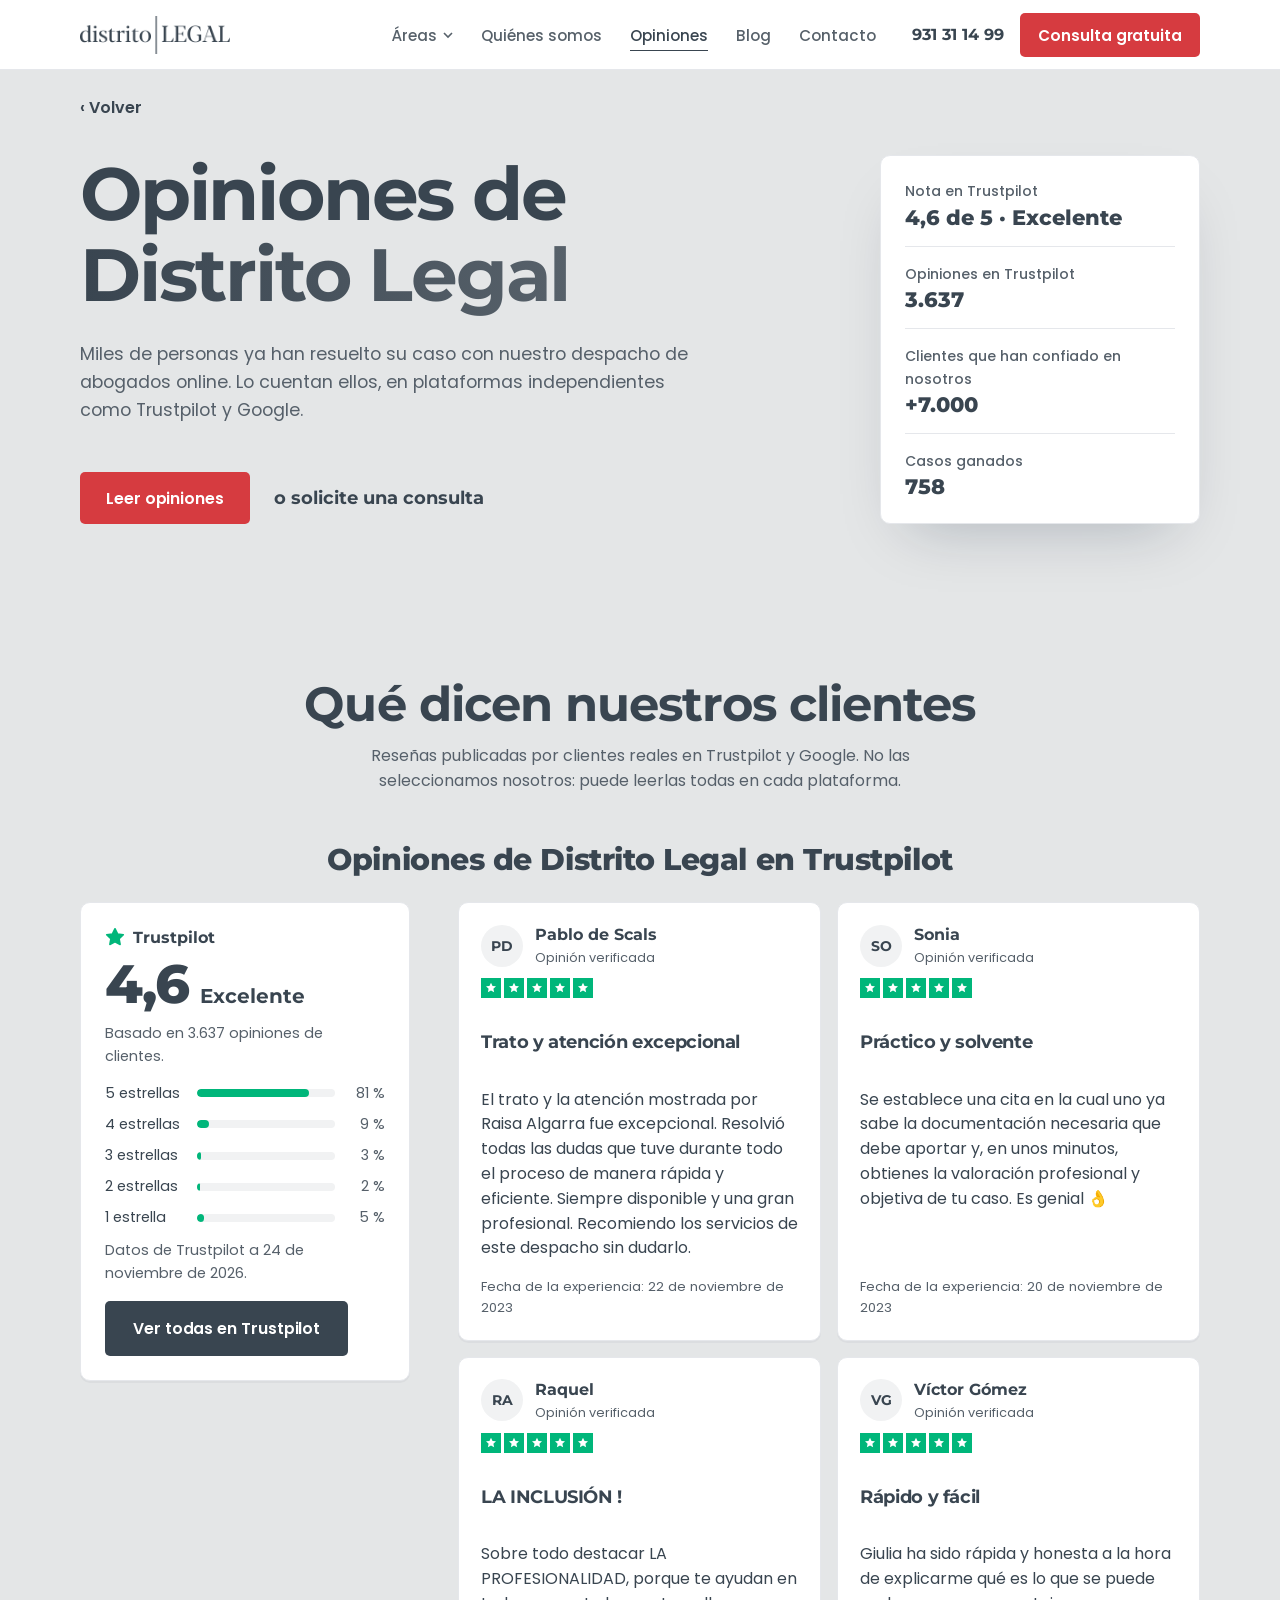
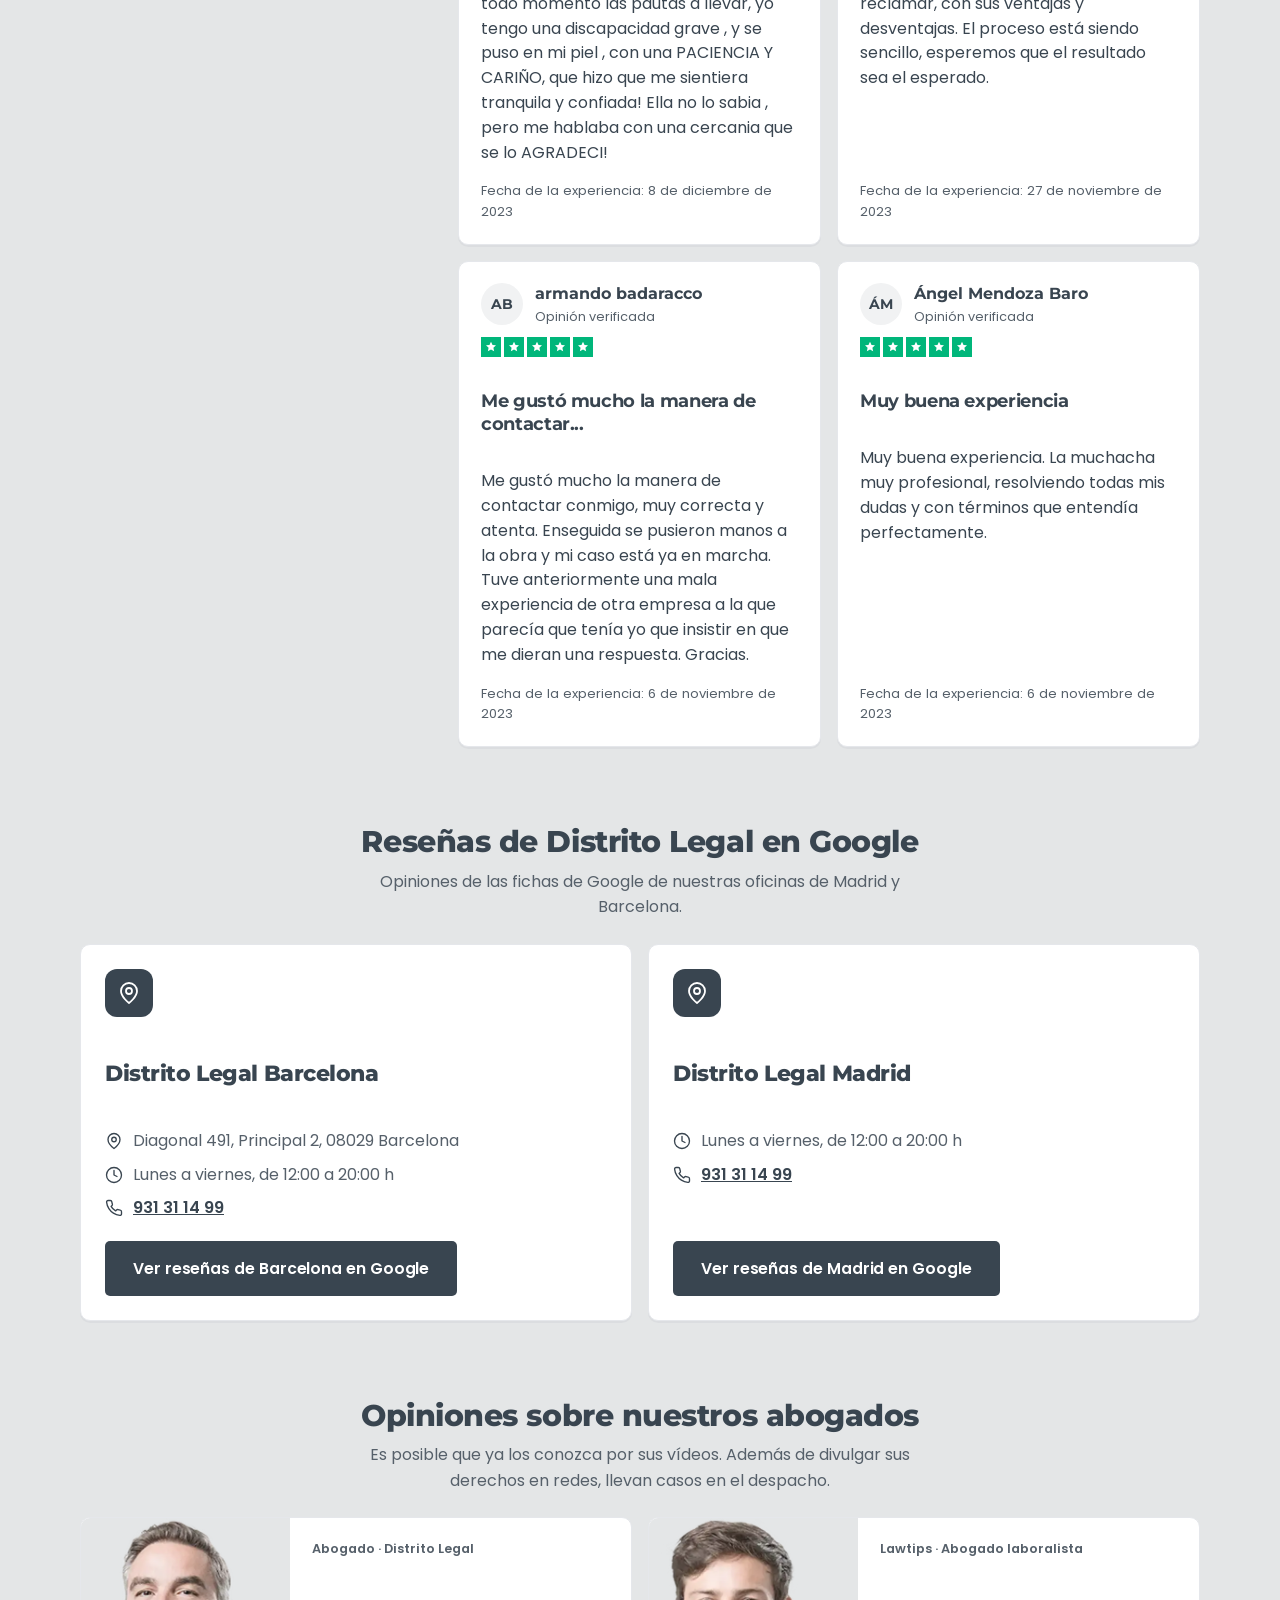
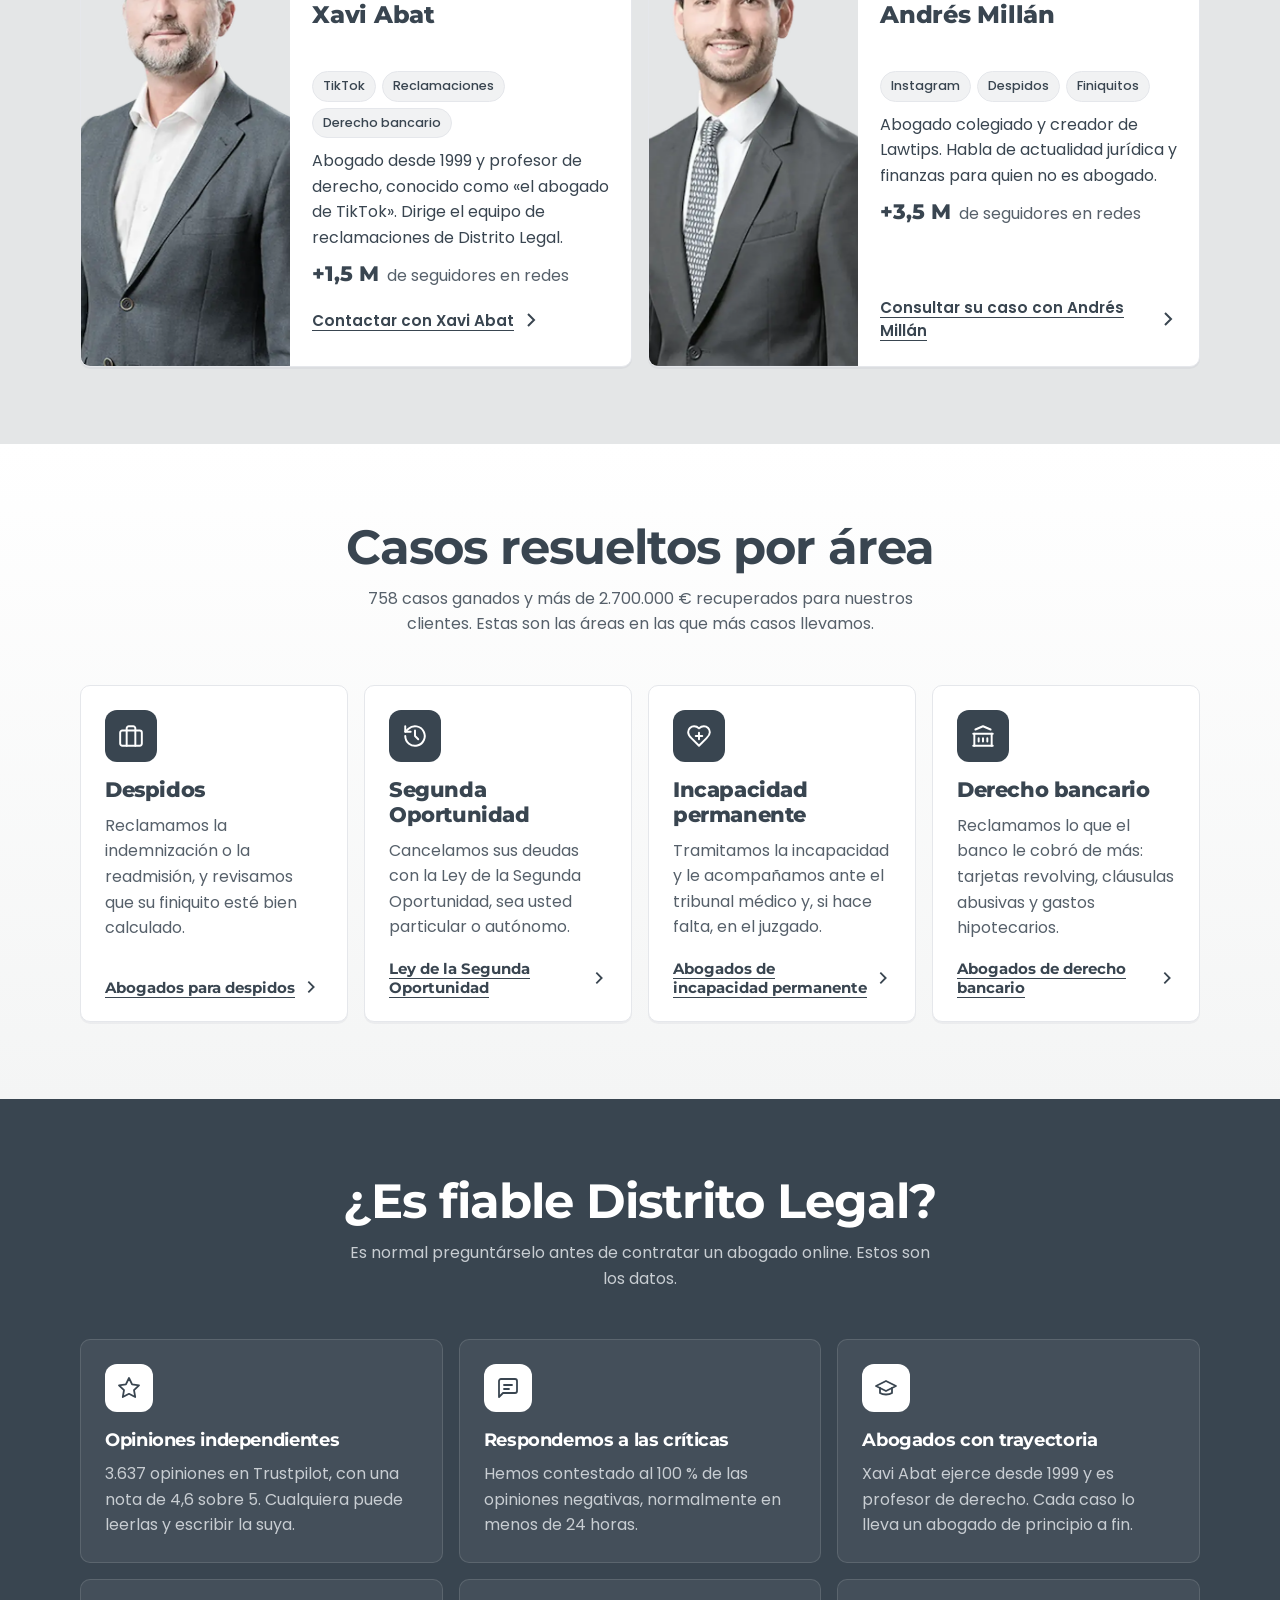
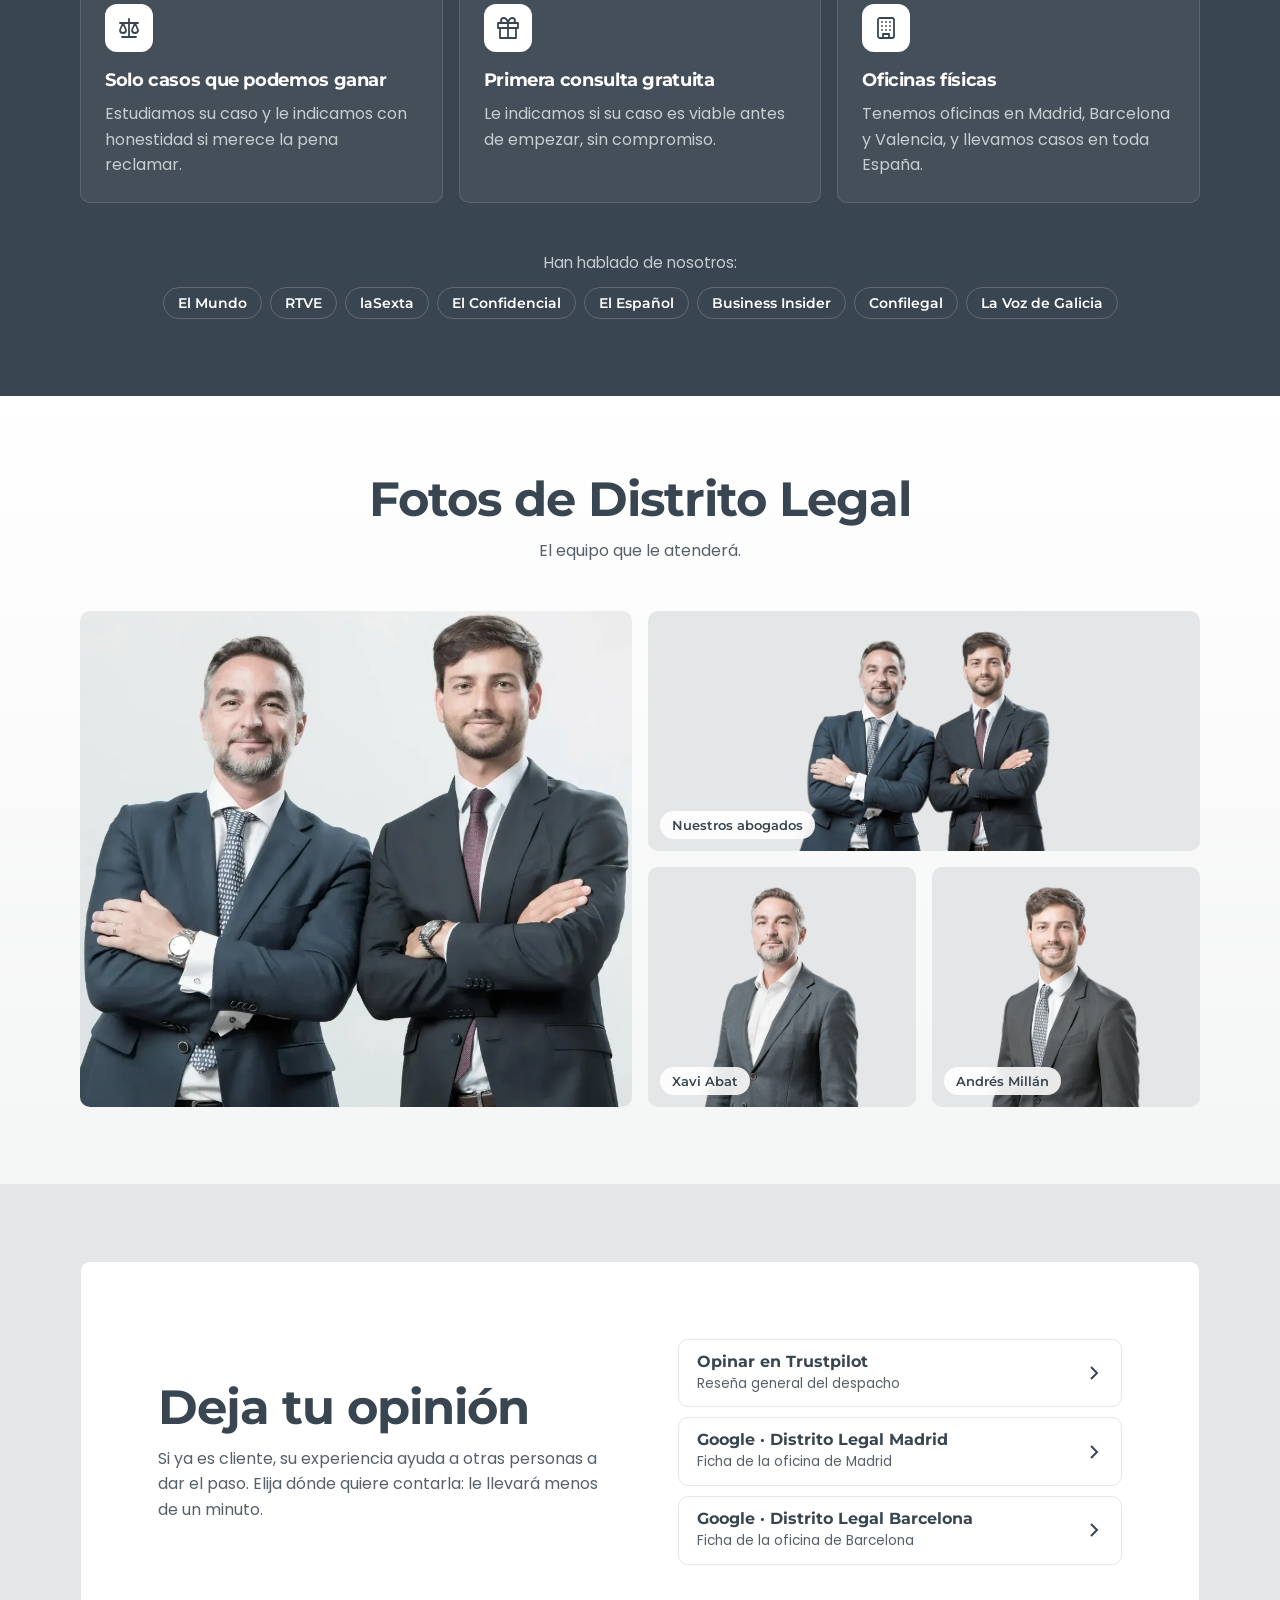
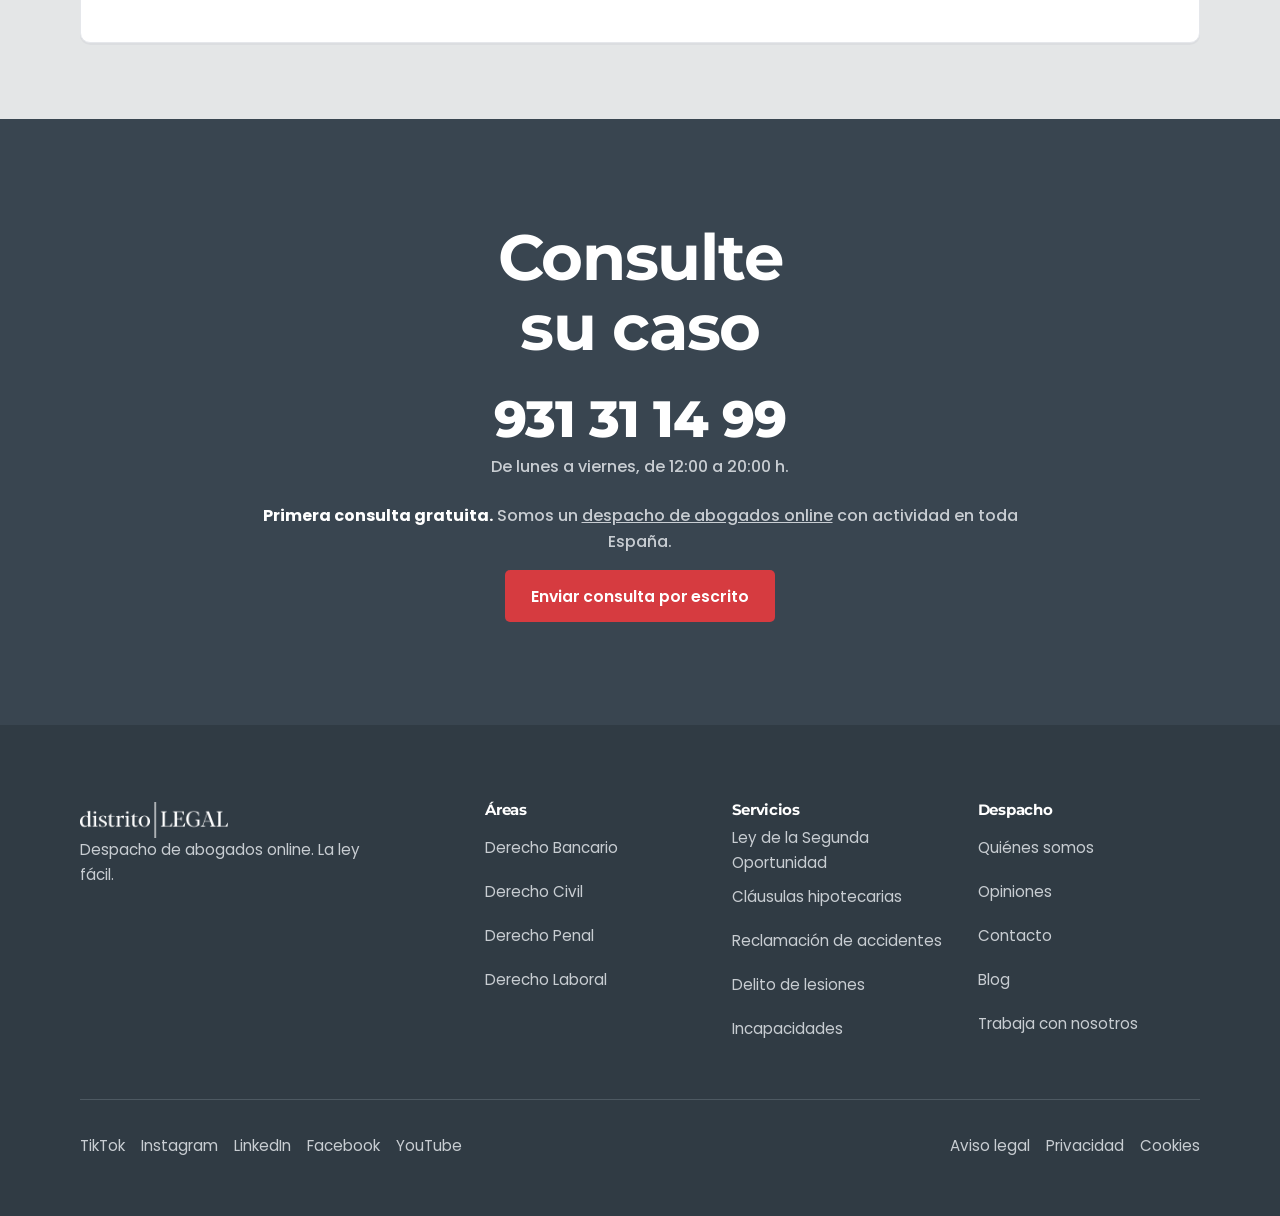
<file: opiniones.html>
<!doctype html>
<html lang="es">
<head>
  <meta charset="utf-8">
  <meta name="robots" content="noindex, nofollow">
  <meta name="viewport" content="width=device-width, initial-scale=1">
  <title>Opiniones y Reseñas Reales de Clientes | Distrito Legal</title>
  <meta name="description" content="Lee opiniones reales de clientes de Distrito Legal. ✔️ Reseñas de Google sobre nuestros abogados, casos resueltos y por qué somos un despacho de confianza.">
  <link rel="preconnect" href="https://fonts.googleapis.com">
  <link rel="preconnect" href="https://fonts.gstatic.com" crossorigin>
  <link href="https://fonts.googleapis.com/css2?family=Montserrat:wght@600;700;800&family=Poppins:wght@400;500;600&display=swap" rel="stylesheet">
  <link rel="stylesheet" href="css/estilos.css">
  <link rel="stylesheet" href="css/tema-coches.css"><!-- estilo de coches.distritolegal.es; quitar para volver al diseño anterior -->
  <link rel="canonical" href="https://distritolegal.es/opiniones/">
  <script type="application/ld+json">
  {
    "@context": "https://schema.org",
    "@graph": [
      {
        "@type": "BreadcrumbList",
        "itemListElement": [
          { "@type": "ListItem", "position": 1, "name": "Inicio", "item": "https://distritolegal.es/" },
          { "@type": "ListItem", "position": 2, "name": "Opiniones", "item": "https://distritolegal.es/opiniones/" }
        ]
      },
      {
        "@type": "LegalService",
        "@id": "https://distritolegal.es/#despacho",
        "name": "Distrito Legal",
        "url": "https://distritolegal.es/",
        "telephone": "+34931311499",
        "email": "info@distritolegal.es",
        "address": { "@type": "PostalAddress", "streetAddress": "Diagonal 491, Principal 2", "postalCode": "08029", "addressLocality": "Barcelona", "addressCountry": "ES" },
        "sameAs": [
          "https://es.trustpilot.com/review/distritolegal.es",
          "https://www.tiktok.com/@distritolegal",
          "https://www.instagram.com/distrito.legal/",
          "https://es.linkedin.com/company/distritolegalspain",
          "https://www.facebook.com/distritolegal.es/",
          "https://www.youtube.com/@Distrito-legal"
        ]
      }
    ]
  }
  </script>
</head>
<body>
  <a class="saltar" href="#contenido">Saltar al contenido</a>

  <header class="cabecera">
    <div class="contenedor">
      <a class="logo" href="index.html" aria-label="Distrito Legal, inicio">
        <img src="img/logo-distrito-legal-oscuro.webp" alt="" width="165" height="41">
      </a>
      <button class="boton-menu" type="button" aria-expanded="false" aria-controls="nav">Menú</button>
      <nav class="nav" id="nav" aria-label="Principal">
        <ul class="nav-lista">
          <li>
            <button class="nav-enlace" type="button" data-desplegable aria-expanded="false" aria-controls="submenu-areas">
              Áreas
              <svg class="flecha" viewBox="0 0 10 10" aria-hidden="true"><path d="M1 3l4 4 4-4" fill="none" stroke="currentColor" stroke-width="1.6"/></svg>
            </button>
            <ul class="submenu" id="submenu-areas" hidden>
              <li><a href="derecho-bancario.html">Derecho Bancario</a></li>
              <li><a href="https://distritolegal.es/derecho-penal/">Derecho Penal</a></li>
              <li><a href="https://distritolegal.es/derecho-civil/">Derecho Civil</a></li>
              <li><a href="https://distritolegal.es/derecho-laboral/">Derecho Laboral</a></li>
            </ul>
          </li>
          <li><a class="nav-enlace" href="https://distritolegal.es/quienes-somos/">Quiénes somos</a></li>
          <li><a class="nav-enlace" href="opiniones.html" aria-current="page">Opiniones</a></li>
          <li><a class="nav-enlace" href="https://distritolegal.es/blog/">Blog</a></li>
          <li><a class="nav-enlace" href="contacto.html">Contacto</a></li>
        </ul>
        <div class="cabecera-acciones-movil">
          <a class="boton boton-principal" href="contacto.html">Solicitar consulta gratuita</a>
          <a class="telefono" href="tel:+34931311499">Llámenos: 931 31 14 99</a>
        </div>
      </nav>
      <div class="cabecera-acciones">
        <a class="telefono" href="tel:+34931311499">931 31 14 99</a>
        <a class="boton boton-principal" href="contacto.html">Consulta gratuita</a>
      </div>
    </div>
  </header>

  <main id="contenido">
    <section class="cabeza-pagina" aria-labelledby="titulo-pagina">
      <div class="contenedor">
        <a class="volver" href="index.html">‹ Volver</a>
        <div class="rejilla">
          <div>
            <h1 id="titulo-pagina">Opiniones de <span class="texto-degradado">Distrito Legal</span></h1>
            <p class="entrada">Miles de personas ya han resuelto su caso con nuestro despacho de abogados online. Lo cuentan ellos, en plataformas independientes como Trustpilot y Google.</p>
            <div class="inicio-acciones">
              <a class="boton boton-principal" href="#clientes">Leer opiniones</a>
              <a class="telefono" href="contacto.html">o solicite una consulta</a>
            </div>
          </div>
          <ul class="garantias" aria-label="Las opiniones en cifras">
            <li><span>Nota en Trustpilot</span><strong>4,6 de 5 · Excelente</strong></li>
            <li><span>Opiniones en Trustpilot</span><strong>3.637</strong></li>
            <li><span>Clientes que han confiado en nosotros</span><strong>+7.000</strong></li>
            <li><span>Casos ganados</span><strong>758</strong></li>
          </ul>
        </div>
      </div>
    </section>

    <div class="hoja hoja-gris">
    <section class="bloque opiniones-pagina" id="clientes" aria-labelledby="titulo-clientes">
      <div class="contenedor">
        <header class="cabeza-centrada">
          <h2 class="seccion-titulo" id="titulo-clientes">Qué dicen nuestros clientes</h2>
          <p class="intro">Reseñas publicadas por clientes reales en Trustpilot y Google. No las seleccionamos nosotros: puede leerlas todas en cada plataforma.</p>
        </header>

        <h3 class="subseccion">Opiniones de Distrito Legal en Trustpilot</h3>
        <div class="trustpilot-bloque">
          <aside class="resumen-tp" aria-label="Resumen de Trustpilot">
            <p class="resumen-tp-marca"><svg viewBox="0 0 24 24" fill="none" stroke="currentColor" stroke-width="1.8" stroke-linecap="round" stroke-linejoin="round" aria-hidden="true" focusable="false"><path d="m12 2 3.1 6.3 6.9 1-5 4.9 1.2 6.8L12 17.8 5.8 21l1.2-6.8-5-4.9 6.9-1z"/></svg> Trustpilot</p>
            <p class="resumen-tp-nota"><strong>4,6</strong> <span>Excelente</span></p>
            <p class="resumen-tp-total">Basado en 3.637 opiniones de clientes.</p>
            <ul class="reparto" aria-label="Reparto de las opiniones por estrellas">
                <li><span>5 estrellas</span><span class="barra" aria-hidden="true"><i style="width:81%"></i></span><span>81 %</span></li>
                <li><span>4 estrellas</span><span class="barra" aria-hidden="true"><i style="width:9%"></i></span><span>9 %</span></li>
                <li><span>3 estrellas</span><span class="barra" aria-hidden="true"><i style="width:3%"></i></span><span>3 %</span></li>
                <li><span>2 estrellas</span><span class="barra" aria-hidden="true"><i style="width:2%"></i></span><span>2 %</span></li>
                <li><span>1 estrella</span><span class="barra" aria-hidden="true"><i style="width:5%"></i></span><span>5 %</span></li>
            </ul>
            <p class="resumen-tp-fecha">Datos de Trustpilot a 24 de noviembre de 2026.</p>
            <a class="boton boton-oscuro" href="https://es.trustpilot.com/review/distritolegal.es">Ver todas en Trustpilot</a>
          </aside>
          <ul class="resenas" tabindex="0" aria-label="Opiniones de clientes en Trustpilot">
            <li>
              <article class="resena">
                <header class="resena-cabeza">
                  <span class="resena-avatar" aria-hidden="true">PD</span>
                  <div>
                    <p class="resena-nombre">Pablo de Scals</p>
                    <p class="resena-verificada">Opinión verificada</p>
                  </div>
                </header>
                <span class="estrellas-tp" role="img" aria-label="5 de 5 estrellas"><i></i><i></i><i></i><i></i><i></i></span>
                <h4>Trato y atención excepcional</h4>
                <p>El trato y la atención mostrada por Raisa Algarra fue excepcional. Resolvió todas las dudas que tuve durante todo el proceso de manera rápida y eficiente. Siempre disponible y una gran profesional. Recomiendo los servicios de este despacho sin dudarlo.</p>
                <p class="resena-fecha">Fecha de la experiencia: 22 de noviembre de 2023</p>
              </article>
            </li>
            <li>
              <article class="resena">
                <header class="resena-cabeza">
                  <span class="resena-avatar" aria-hidden="true">SO</span>
                  <div>
                    <p class="resena-nombre">Sonia</p>
                    <p class="resena-verificada">Opinión verificada</p>
                  </div>
                </header>
                <span class="estrellas-tp" role="img" aria-label="5 de 5 estrellas"><i></i><i></i><i></i><i></i><i></i></span>
                <h4>Práctico y solvente</h4>
                <p>Se establece una cita en la cual uno ya sabe la documentación necesaria que debe aportar y, en unos minutos, obtienes la valoración profesional y objetiva de tu caso. Es genial 👌</p>
                <p class="resena-fecha">Fecha de la experiencia: 20 de noviembre de 2023</p>
              </article>
            </li>
            <li>
              <article class="resena">
                <header class="resena-cabeza">
                  <span class="resena-avatar" aria-hidden="true">RA</span>
                  <div>
                    <p class="resena-nombre">Raquel</p>
                    <p class="resena-verificada">Opinión verificada</p>
                  </div>
                </header>
                <span class="estrellas-tp" role="img" aria-label="5 de 5 estrellas"><i></i><i></i><i></i><i></i><i></i></span>
                <h4>LA INCLUSIÓN !</h4>
                <p>Sobre todo destacar LA PROFESIONALIDAD, porque te ayudan en todo momento las pautas a llevar, yo tengo una discapacidad grave , y se puso en mi piel , con una PACIENCIA Y CARIÑO, que hizo que me sientiera tranquila y confiada! Ella no lo sabia , pero me hablaba con una cercania que se lo AGRADECI!</p>
                <p class="resena-fecha">Fecha de la experiencia: 8 de diciembre de 2023</p>
              </article>
            </li>
            <li>
              <article class="resena">
                <header class="resena-cabeza">
                  <span class="resena-avatar" aria-hidden="true">VG</span>
                  <div>
                    <p class="resena-nombre">Víctor Gómez</p>
                    <p class="resena-verificada">Opinión verificada</p>
                  </div>
                </header>
                <span class="estrellas-tp" role="img" aria-label="5 de 5 estrellas"><i></i><i></i><i></i><i></i><i></i></span>
                <h4>Rápido y fácil</h4>
                <p>Giulia ha sido rápida y honesta a la hora de explicarme qué es lo que se puede reclamar, con sus ventajas y desventajas. El proceso está siendo sencillo, esperemos que el resultado sea el esperado.</p>
                <p class="resena-fecha">Fecha de la experiencia: 27 de noviembre de 2023</p>
              </article>
            </li>
            <li>
              <article class="resena">
                <header class="resena-cabeza">
                  <span class="resena-avatar" aria-hidden="true">AB</span>
                  <div>
                    <p class="resena-nombre">armando badaracco</p>
                    <p class="resena-verificada">Opinión verificada</p>
                  </div>
                </header>
                <span class="estrellas-tp" role="img" aria-label="5 de 5 estrellas"><i></i><i></i><i></i><i></i><i></i></span>
                <h4>Me gustó mucho la manera de contactar...</h4>
                <p>Me gustó mucho la manera de contactar conmigo, muy correcta y atenta. Enseguida se pusieron manos a la obra y mi caso está ya en marcha. Tuve anteriormente una mala experiencia de otra empresa a la que parecía que tenía yo que insistir en que me dieran una respuesta. Gracias.</p>
                <p class="resena-fecha">Fecha de la experiencia: 6 de noviembre de 2023</p>
              </article>
            </li>
            <li>
              <article class="resena">
                <header class="resena-cabeza">
                  <span class="resena-avatar" aria-hidden="true">ÁM</span>
                  <div>
                    <p class="resena-nombre">Ángel Mendoza Baro</p>
                    <p class="resena-verificada">Opinión verificada</p>
                  </div>
                </header>
                <span class="estrellas-tp" role="img" aria-label="5 de 5 estrellas"><i></i><i></i><i></i><i></i><i></i></span>
                <h4>Muy buena experiencia</h4>
                <p>Muy buena experiencia. La muchacha muy profesional, resolviendo todas mis dudas y con términos que entendía perfectamente.</p>
                <p class="resena-fecha">Fecha de la experiencia: 6 de noviembre de 2023</p>
              </article>
            </li>
          </ul>
        </div>

        <h3 class="subseccion" id="google">Reseñas de Distrito Legal en Google</h3>
        <p class="subseccion-intro">Opiniones de las fichas de Google de nuestras oficinas de Madrid y Barcelona.</p>
        <ul class="oficinas-google">
            <li class="oficina-google">
              <span class="oficina-icono"><svg viewBox="0 0 24 24" fill="none" stroke="currentColor" stroke-width="1.8" stroke-linecap="round" stroke-linejoin="round" aria-hidden="true" focusable="false"><path d="M20 10c0 6-8 12-8 12s-8-6-8-12a8 8 0 0 1 16 0z"/><circle cx="12" cy="10" r="3"/></svg></span>
              <h4>Distrito Legal Barcelona</h4>
              <ul class="oficina-datos">
                <li><svg viewBox="0 0 24 24" fill="none" stroke="currentColor" stroke-width="1.8" stroke-linecap="round" stroke-linejoin="round" aria-hidden="true" focusable="false"><path d="M20 10c0 6-8 12-8 12s-8-6-8-12a8 8 0 0 1 16 0z"/><circle cx="12" cy="10" r="3"/></svg><span>Diagonal 491, Principal 2, 08029 Barcelona</span></li>
                <li><svg viewBox="0 0 24 24" fill="none" stroke="currentColor" stroke-width="1.8" stroke-linecap="round" stroke-linejoin="round" aria-hidden="true" focusable="false"><circle cx="12" cy="12" r="10"/><path d="M12 6v6l4 2"/></svg><span>Lunes a viernes, de 12:00 a 20:00 h</span></li>
                <li><svg viewBox="0 0 24 24" fill="none" stroke="currentColor" stroke-width="1.8" stroke-linecap="round" stroke-linejoin="round" aria-hidden="true" focusable="false"><path d="M22 16.92v3a2 2 0 0 1-2.18 2 19.79 19.79 0 0 1-8.63-3.07 19.5 19.5 0 0 1-6-6 19.79 19.79 0 0 1-3.07-8.67A2 2 0 0 1 4.11 2h3a2 2 0 0 1 2 1.72 12.84 12.84 0 0 0 .7 2.81 2 2 0 0 1-.45 2.11L8.09 9.91a16 16 0 0 0 6 6l1.27-1.27a2 2 0 0 1 2.11-.45 12.84 12.84 0 0 0 2.81.7A2 2 0 0 1 22 16.92z"/></svg><a href="tel:+34931311499">931 31 14 99</a></li>
              </ul>
              <a class="boton boton-oscuro" href="https://www.google.com/maps/search/?api=1&amp;query=Distrito+Legal+Barcelona">Ver reseñas de Barcelona en Google</a>
            </li>
            <li class="oficina-google">
              <span class="oficina-icono"><svg viewBox="0 0 24 24" fill="none" stroke="currentColor" stroke-width="1.8" stroke-linecap="round" stroke-linejoin="round" aria-hidden="true" focusable="false"><path d="M20 10c0 6-8 12-8 12s-8-6-8-12a8 8 0 0 1 16 0z"/><circle cx="12" cy="10" r="3"/></svg></span>
              <h4>Distrito Legal Madrid</h4>
              <ul class="oficina-datos">
                
                <li><svg viewBox="0 0 24 24" fill="none" stroke="currentColor" stroke-width="1.8" stroke-linecap="round" stroke-linejoin="round" aria-hidden="true" focusable="false"><circle cx="12" cy="12" r="10"/><path d="M12 6v6l4 2"/></svg><span>Lunes a viernes, de 12:00 a 20:00 h</span></li>
                <li><svg viewBox="0 0 24 24" fill="none" stroke="currentColor" stroke-width="1.8" stroke-linecap="round" stroke-linejoin="round" aria-hidden="true" focusable="false"><path d="M22 16.92v3a2 2 0 0 1-2.18 2 19.79 19.79 0 0 1-8.63-3.07 19.5 19.5 0 0 1-6-6 19.79 19.79 0 0 1-3.07-8.67A2 2 0 0 1 4.11 2h3a2 2 0 0 1 2 1.72 12.84 12.84 0 0 0 .7 2.81 2 2 0 0 1-.45 2.11L8.09 9.91a16 16 0 0 0 6 6l1.27-1.27a2 2 0 0 1 2.11-.45 12.84 12.84 0 0 0 2.81.7A2 2 0 0 1 22 16.92z"/></svg><a href="tel:+34931311499">931 31 14 99</a></li>
              </ul>
              <a class="boton boton-oscuro" href="https://www.google.com/maps/search/?api=1&amp;query=Distrito+Legal+Madrid">Ver reseñas de Madrid en Google</a>
            </li>
        </ul>

        <h3 class="subseccion" id="abogados">Opiniones sobre nuestros abogados</h3>
        <p class="subseccion-intro">Es posible que ya los conozca por sus vídeos. Además de divulgar sus derechos en redes, llevan casos en el despacho.</p>
        <ul class="abogados-tarjetas">
          <li>
            <article class="abogado-tarjeta">
              <div class="abogado-tarjeta-foto"><img src="img/xavi-abat.webp" alt="Xavi Abat" width="674" height="964" loading="lazy"></div>
              <div class="abogado-tarjeta-texto">
                <p class="abogado-tarjeta-cargo">Abogado · Distrito Legal</p>
                <h4>Xavi Abat</h4>
                <ul class="etiquetas" aria-label="Temas"><li>TikTok</li><li>Reclamaciones</li><li>Derecho bancario</li></ul>
                <p>Abogado desde 1999 y profesor de derecho, conocido como «el abogado de TikTok». Dirige el equipo de reclamaciones de Distrito Legal.</p>
                <p class="audiencia-mini"><strong>+1,5 M</strong> de seguidores en redes</p>
                <a class="area-enlace" href="contacto.html">Contactar con Xavi Abat <svg viewBox="0 0 18 18" aria-hidden="true"><path d="M6 3l6 6-6 6" fill="none" stroke="currentColor" stroke-width="2"/></svg></a>
              </div>
            </article>
          </li>
          <li>
            <article class="abogado-tarjeta">
              <div class="abogado-tarjeta-foto"><img src="img/andres-millan.webp" alt="Andrés Millán" width="674" height="964" loading="lazy"></div>
              <div class="abogado-tarjeta-texto">
                <p class="abogado-tarjeta-cargo">Lawtips · Abogado laboralista</p>
                <h4>Andrés Millán</h4>
                <ul class="etiquetas" aria-label="Temas"><li>Instagram</li><li>Despidos</li><li>Finiquitos</li></ul>
                <p>Abogado colegiado y creador de Lawtips. Habla de actualidad jurídica y finanzas para quien no es abogado.</p>
                <p class="audiencia-mini"><strong>+3,5 M</strong> de seguidores en redes</p>
                <a class="area-enlace" href="contacto.html">Consultar su caso con Andrés Millán <svg viewBox="0 0 18 18" aria-hidden="true"><path d="M6 3l6 6-6 6" fill="none" stroke="currentColor" stroke-width="2"/></svg></a>
              </div>
            </article>
          </li>
        </ul>
      </div>
    </section>
    </div>

    <div class="hoja">
    <section class="bloque" aria-labelledby="titulo-areas-resueltas">
      <div class="contenedor">
        <header class="cabeza-centrada">
          <h2 class="seccion-titulo" id="titulo-areas-resueltas">Casos resueltos por área</h2>
          <p class="intro">758 casos ganados y más de 2.700.000 € recuperados para nuestros clientes. Estas son las áreas en las que más casos llevamos.</p>
        </header>
        <ul class="areas-resueltas">
          <li>
            <a class="area-resuelta" href="https://distritolegal.es/despidos/">
              <span class="area-resuelta-icono"><svg viewBox="0 0 24 24" fill="none" stroke="currentColor" stroke-width="1.8" stroke-linecap="round" stroke-linejoin="round" aria-hidden="true" focusable="false"><rect x="2" y="7" width="20" height="14" rx="2"/><path d="M16 21V5a2 2 0 0 0-2-2h-4a2 2 0 0 0-2 2v16"/></svg></span>
              <h3>Despidos</h3>
              <p>Reclamamos la indemnización o la readmisión, y revisamos que su finiquito esté bien calculado.</p>
              <span class="area-resuelta-enlace">Abogados para despidos <svg viewBox="0 0 18 18" aria-hidden="true"><path d="M6 3l6 6-6 6" fill="none" stroke="currentColor" stroke-width="2"/></svg></span>
            </a>
          </li>
          <li>
            <a class="area-resuelta" href="https://distritolegal.es/segundaoportunidad/">
              <span class="area-resuelta-icono"><svg viewBox="0 0 24 24" fill="none" stroke="currentColor" stroke-width="1.8" stroke-linecap="round" stroke-linejoin="round" aria-hidden="true" focusable="false"><path d="M3 12a9 9 0 1 0 3-6.7L3 8"/><path d="M3 3v5h5"/><path d="M12 7v5l3 3"/></svg></span>
              <h3>Segunda Oportunidad</h3>
              <p>Cancelamos sus deudas con la Ley de la Segunda Oportunidad, sea usted particular o autónomo.</p>
              <span class="area-resuelta-enlace">Ley de la Segunda Oportunidad <svg viewBox="0 0 18 18" aria-hidden="true"><path d="M6 3l6 6-6 6" fill="none" stroke="currentColor" stroke-width="2"/></svg></span>
            </a>
          </li>
          <li>
            <a class="area-resuelta" href="https://distritolegal.es/incapacidad-permanente/">
              <span class="area-resuelta-icono"><svg viewBox="0 0 24 24" fill="none" stroke="currentColor" stroke-width="1.8" stroke-linecap="round" stroke-linejoin="round" aria-hidden="true" focusable="false"><path d="M19 14c1.5-1.5 3-3.2 3-5.5A5.5 5.5 0 0 0 16.5 3c-1.8 0-3 .5-4.5 2-1.5-1.5-2.7-2-4.5-2A5.5 5.5 0 0 0 2 8.5c0 2.3 1.5 4 3 5.5l7 7z"/><path d="M12 9v6M9 12h6"/></svg></span>
              <h3>Incapacidad permanente</h3>
              <p>Tramitamos la incapacidad y le acompañamos ante el tribunal médico y, si hace falta, en el juzgado.</p>
              <span class="area-resuelta-enlace">Abogados de incapacidad permanente <svg viewBox="0 0 18 18" aria-hidden="true"><path d="M6 3l6 6-6 6" fill="none" stroke="currentColor" stroke-width="2"/></svg></span>
            </a>
          </li>
          <li>
            <a class="area-resuelta" href="derecho-bancario.html">
              <span class="area-resuelta-icono"><svg viewBox="0 0 24 24" fill="none" stroke="currentColor" stroke-width="1.8" stroke-linecap="round" stroke-linejoin="round" aria-hidden="true" focusable="false"><path d="M3 21h18"/><path d="M3 10h18"/><path d="M5 6l7-3 7 3"/><path d="M4 10v11M20 10v11M8 14v3M12 14v3M16 14v3"/></svg></span>
              <h3>Derecho bancario</h3>
              <p>Reclamamos lo que el banco le cobró de más: tarjetas revolving, cláusulas abusivas y gastos hipotecarios.</p>
              <span class="area-resuelta-enlace">Abogados de derecho bancario <svg viewBox="0 0 18 18" aria-hidden="true"><path d="M6 3l6 6-6 6" fill="none" stroke="currentColor" stroke-width="2"/></svg></span>
            </a>
          </li>
        </ul>
      </div>
    </section>
    </div>

    <div class="hoja hoja-azul">
    <section class="bloque fiable" aria-labelledby="titulo-fiable">
      <div class="contenedor">
        <header class="cabeza-centrada">
          <h2 class="seccion-titulo" id="titulo-fiable">¿Es fiable Distrito Legal?</h2>
          <p class="intro">Es normal preguntárselo antes de contratar un abogado online. Estos son los datos.</p>
        </header>
        <ul class="fiable-lista">
          <li>
            <span class="fiable-icono"><svg viewBox="0 0 24 24" fill="none" stroke="currentColor" stroke-width="1.8" stroke-linecap="round" stroke-linejoin="round" aria-hidden="true" focusable="false"><path d="m12 2 3.1 6.3 6.9 1-5 4.9 1.2 6.8L12 17.8 5.8 21l1.2-6.8-5-4.9 6.9-1z"/></svg></span>
            <h3>Opiniones independientes</h3>
            <p>3.637 opiniones en Trustpilot, con una nota de 4,6 sobre 5. Cualquiera puede leerlas y escribir la suya.</p>
          </li>
          <li>
            <span class="fiable-icono"><svg viewBox="0 0 24 24" fill="none" stroke="currentColor" stroke-width="1.8" stroke-linecap="round" stroke-linejoin="round" aria-hidden="true" focusable="false"><path d="M21 15a2 2 0 0 1-2 2H7l-4 4V5a2 2 0 0 1 2-2h14a2 2 0 0 1 2 2z"/><path d="M8 9h8"/><path d="M8 13h5"/></svg></span>
            <h3>Respondemos a las críticas</h3>
            <p>Hemos contestado al 100 % de las opiniones negativas, normalmente en menos de 24 horas.</p>
          </li>
          <li>
            <span class="fiable-icono"><svg viewBox="0 0 24 24" fill="none" stroke="currentColor" stroke-width="1.8" stroke-linecap="round" stroke-linejoin="round" aria-hidden="true" focusable="false"><path d="M22 10 12 5 2 10l10 5 10-5z"/><path d="M6 12v5c3 2 9 2 12 0v-5"/></svg></span>
            <h3>Abogados con trayectoria</h3>
            <p>Xavi Abat ejerce desde 1999 y es profesor de derecho. Cada caso lo lleva un abogado de principio a fin.</p>
          </li>
          <li>
            <span class="fiable-icono"><svg viewBox="0 0 24 24" fill="none" stroke="currentColor" stroke-width="1.8" stroke-linecap="round" stroke-linejoin="round" aria-hidden="true" focusable="false"><path d="M12 3v18"/><path d="M5 21h14"/><path d="M3 7h18"/><path d="m6 7-3 7a3 3 0 0 0 6 0z"/><path d="m18 7-3 7a3 3 0 0 0 6 0z"/></svg></span>
            <h3>Solo casos que podemos ganar</h3>
            <p>Estudiamos su caso y le indicamos con honestidad si merece la pena reclamar.</p>
          </li>
          <li>
            <span class="fiable-icono"><svg viewBox="0 0 24 24" fill="none" stroke="currentColor" stroke-width="1.8" stroke-linecap="round" stroke-linejoin="round" aria-hidden="true" focusable="false"><path d="M20 12v10H4V12"/><path d="M2 7h20v5H2z"/><path d="M12 22V7"/><path d="M12 7H7.5a2.5 2.5 0 0 1 0-5C11 2 12 7 12 7z"/><path d="M12 7h4.5a2.5 2.5 0 0 0 0-5C13 2 12 7 12 7z"/></svg></span>
            <h3>Primera consulta gratuita</h3>
            <p>Le indicamos si su caso es viable antes de empezar, sin compromiso.</p>
          </li>
          <li>
            <span class="fiable-icono"><svg viewBox="0 0 24 24" fill="none" stroke="currentColor" stroke-width="1.8" stroke-linecap="round" stroke-linejoin="round" aria-hidden="true" focusable="false"><rect x="4" y="2" width="16" height="20" rx="2"/><path d="M9 22v-4h6v4"/><path d="M8 6h.01M16 6h.01M12 6h.01M8 10h.01M16 10h.01M12 10h.01M8 14h.01M16 14h.01M12 14h.01"/></svg></span>
            <h3>Oficinas físicas</h3>
            <p>Tenemos oficinas en Madrid, Barcelona y Valencia, y llevamos casos en toda España.</p>
          </li>
        </ul>
        <div class="medios">
          <p>Han hablado de nosotros:</p>
          <ul><li>El Mundo</li><li>RTVE</li><li>laSexta</li><li>El Confidencial</li><li>El Español</li><li>Business Insider</li><li>Confilegal</li><li>La Voz de Galicia</li></ul>
        </div>
      </div>
    </section>
    </div>

    <div class="hoja">
    <section class="bloque" aria-labelledby="titulo-fotos">
      <div class="contenedor">
        <header class="cabeza-centrada">
          <h2 class="seccion-titulo" id="titulo-fotos">Fotos de Distrito Legal</h2>
          <p class="intro">El equipo que le atenderá.</p>
        </header>
        <ul class="galeria">
          <li class="galeria-grande"><figure><img src="img/xavi-y-andres-estudio-1536.webp" alt="Xavi Abat y Andrés Millán en el estudio de Distrito Legal" width="1536" height="873" loading="lazy"></figure></li>
          <li class="galeria-ancha"><figure class="recorte"><img src="img/xavi-y-andres.webp" alt="Xavi Abat y Andrés Millán, de pie" width="1090" height="916" loading="lazy"><figcaption>Nuestros abogados</figcaption></figure></li>
          <li><figure class="recorte"><img src="img/xavi-abat.webp" alt="Retrato de Xavi Abat" width="674" height="964" loading="lazy"><figcaption>Xavi Abat</figcaption></figure></li>
          <li><figure class="recorte"><img src="img/andres-millan.webp" alt="Retrato de Andrés Millán" width="674" height="964" loading="lazy"><figcaption>Andrés Millán</figcaption></figure></li>
        </ul>
      </div>
    </section>
    </div>

    <div class="hoja hoja-gris">
    <section class="bloque" aria-labelledby="titulo-opinar">
      <div class="contenedor">
        <div class="opinar">
          <div>
            <h2 class="seccion-titulo" id="titulo-opinar">Deja tu opinión</h2>
            <p>Si ya es cliente, su experiencia ayuda a otras personas a dar el paso. Elija dónde quiere contarla: le llevará menos de un minuto.</p>
          </div>
          <ul class="opinar-enlaces">
            <li><a href="https://es.trustpilot.com/evaluate/distritolegal.es"><span><strong>Opinar en Trustpilot</strong><span>Reseña general del despacho</span></span><svg viewBox="0 0 18 18" aria-hidden="true"><path d="M6 3l6 6-6 6" fill="none" stroke="currentColor" stroke-width="2"/></svg></a></li>
            <li><a href="https://www.google.com/maps/search/?api=1&amp;query=Distrito+Legal+Madrid"><span><strong>Google · Distrito Legal Madrid</strong><span>Ficha de la oficina de Madrid</span></span><svg viewBox="0 0 18 18" aria-hidden="true"><path d="M6 3l6 6-6 6" fill="none" stroke="currentColor" stroke-width="2"/></svg></a></li>
            <li><a href="https://www.google.com/maps/search/?api=1&amp;query=Distrito+Legal+Barcelona"><span><strong>Google · Distrito Legal Barcelona</strong><span>Ficha de la oficina de Barcelona</span></span><svg viewBox="0 0 18 18" aria-hidden="true"><path d="M6 3l6 6-6 6" fill="none" stroke="currentColor" stroke-width="2"/></svg></a></li>
          </ul>
        </div>
      </div>
    </section>
    </div>

    <div class="hoja hoja-degradado">
    <section class="contacto-banda" aria-labelledby="titulo-contacto">
      <div class="contenedor">
        <div>
          <h2 id="titulo-contacto">Consulte su caso</h2>
          <a class="telefono-grande" href="tel:+34931311499">931 31 14 99</a>
          <p class="horario-banda">De lunes a viernes, de 12:00 a 20:00 h.</p>
        </div>
        <div class="contacto-datos">
          <p class="oficinas"><strong>Primera consulta gratuita.</strong> Somos un <a href="index.html">despacho de abogados online</a> con actividad en toda España.</p>
          <p><a class="boton boton-principal" href="contacto.html">Enviar consulta por escrito</a></p>
        </div>
      </div>
    </section>
    </div>
  </main>

  <footer class="pie">
    <div class="contenedor">
      <div class="pie-arriba">
        <div class="pie-marca">
          <img src="img/logo-distrito-legal.webp" alt="Distrito Legal" width="148" height="37">
          <p>Despacho de abogados online. La ley fácil.</p>
        </div>
        <div class="pie-grupos">
          <div>
            <h2>Áreas</h2>
            <ul>
              <li><a href="derecho-bancario.html">Derecho Bancario</a></li>
              <li><a href="https://distritolegal.es/derecho-civil/">Derecho Civil</a></li>
              <li><a href="https://distritolegal.es/derecho-penal/">Derecho Penal</a></li>
              <li><a href="https://distritolegal.es/derecho-laboral/">Derecho Laboral</a></li>
            </ul>
          </div>
          <div>
            <h2>Servicios</h2>
            <ul>
              <li><a href="https://distritolegal.es/segundaoportunidad/">Ley de la Segunda Oportunidad</a></li>
              <li><a href="https://distritolegal.es/clausulas-abusivas-en-hipoteca/">Cláusulas hipotecarias</a></li>
              <li><a href="https://distritolegal.es/accidentes-trafico/">Reclamación de accidentes</a></li>
              <li><a href="https://distritolegal.es/delito-lesiones/">Delito de lesiones</a></li>
              <li><a href="https://distritolegal.es/incapacidad-permanente/">Incapacidades</a></li>
            </ul>
          </div>
          <div>
            <h2>Despacho</h2>
            <ul>
              <li><a href="https://distritolegal.es/quienes-somos/">Quiénes somos</a></li>
              <li><a href="opiniones.html">Opiniones</a></li>
              <li><a href="contacto.html">Contacto</a></li>
              <li><a href="https://distritolegal.es/blog/">Blog</a></li>
              <li><a href="https://distritolegal.es/trabaja-con-nosotros/">Trabaja con nosotros</a></li>
            </ul>
          </div>
        </div>
      </div>
      <div class="pie-abajo">
        <ul class="redes" aria-label="Redes sociales">
          <li><a href="https://www.tiktok.com/@distritolegal">TikTok</a></li>
          <li><a href="https://www.instagram.com/distrito.legal/">Instagram</a></li>
          <li><a href="https://es.linkedin.com/company/distritolegalspain">LinkedIn</a></li>
          <li><a href="https://www.facebook.com/distritolegal.es/">Facebook</a></li>
          <li><a href="https://www.youtube.com/@Distrito-legal">YouTube</a></li>
        </ul>
        <ul class="redes" aria-label="Información legal">
          <li><a href="https://distritolegal.es/aviso-legal/">Aviso legal</a></li>
          <li><a href="https://distritolegal.es/politica-de-privacidad/">Privacidad</a></li>
          <li><a href="https://distritolegal.es/politica-de-cookies/">Cookies</a></li>
        </ul>
      </div>
    </div>
  </footer>

  <script src="js/main.js"></script>
</body>
</html>
</file>
<file: css/estilos.css>
/* Rediseño de distritolegal.es, segunda vuelta. Dirección y motivos en ../DESIGN.md */

:root {
  /* Colores originales de la web (medidos en la copia) */
  --azul: #031731;          /* el azul marino profundo de la marca */
  --azul-2: #0A2342;
  --marino: #15253B;
  --turquesa: #3ED7D0;
  /* Paleta sobria (24-nov): el turquesa de la marca con tonos fríos apagados del mismo eje que el marino.
     Nada saturado ni cálido: un despacho transmite calma y solidez */
  --turquesa-hondo: #2CB8B3; /* final del degradado del botón: marino encima 7,4:1 */
  --acero: #4A8DB7;          /* solo adorno (luz, líneas, arcos): nunca con texto encima */
  --petroleo: #0E3B4F;       /* banda de contacto: blanco encima 12:1, turquesa 6,7:1 */
  --petroleo-texto: #1F7A80; /* marcas sobre blanco: 5,1:1 */
  --verde: #59757A;
  --verde-medio: #A6B7BA;
  --claro: #CAD5D6;
  --gris: #F4F4F4;
  --blanco: #FFFFFF;
  --texto-suave: #4A6368;   /* 6,4:1 sobre blanco */
  --texto-suave-oscuro: #C3D3DD; /* 11,7:1 sobre el azul */
  --error: #B3261E;

  /* Firma de la marca: el degradado de las píldoras de cifras de la web actual */
  --degradado: linear-gradient(100deg, var(--turquesa) 0%, var(--turquesa-hondo) 100%);
  --degradado-vivo: linear-gradient(100deg, var(--turquesa) 0%, var(--acero) 100%);
  --degradado-banda: linear-gradient(135deg, var(--azul-2) 0%, var(--petroleo) 100%);

  --f-titulo: "Montserrat", system-ui, sans-serif;
  --f-texto: "Poppins", system-ui, sans-serif;

  --radio: 8px;
  --pildora: 999px;
  --ancho: 1200px;
  --margen: clamp(16px, 4vw, 40px);

  --s-1: 8px;
  --s-2: 16px;
  --s-3: 24px;
  --s-4: clamp(32px, 5vw, 48px);
  --s-5: clamp(56px, 8vw, 104px);
  --s-6: clamp(72px, 12vw, 160px);

  --suave: cubic-bezier(.22, 1, .36, 1);
}

*,
*::before,
*::after { box-sizing: border-box; }

html { scroll-padding-top: 84px; -webkit-text-size-adjust: 100%; }

html { background: var(--azul); }
/* La página es una mesa azul; las secciones claras son hojas encima (ver .hoja), no bandas que alternan */
body {
  margin: 0;
  background: var(--azul);
  color: var(--azul);
  font-family: var(--f-texto);
  font-size: 1rem;
  line-height: 1.6;
  overflow-x: clip;
}

img { max-width: 100%; height: auto; display: block; }

h1, h2, h3 {
  font-family: var(--f-titulo);
  line-height: 1.1;
  margin: 0;
  text-wrap: balance;
}

p { margin: 0; }
a { color: inherit; }

:focus-visible { outline: 3px solid var(--azul); outline-offset: 3px; border-radius: 2px; }
.oscuro :focus-visible,
.cabecera :focus-visible,
.pie :focus-visible { outline-color: var(--turquesa); }

.saltar {
  position: absolute; left: var(--s-2); top: -100px; z-index: 100;
  background: var(--blanco); color: var(--azul);
  padding: var(--s-1) var(--s-2); border-radius: var(--radio); font-weight: 600;
}
.saltar:focus { top: var(--s-2); }

.contenedor { width: 100%; max-width: var(--ancho); margin-inline: auto; padding-inline: var(--margen); }

.visualmente-oculto {
  position: absolute !important; width: 1px; height: 1px; overflow: hidden;
  clip: rect(0 0 0 0); white-space: nowrap;
}

.oscuro { background: var(--azul); color: var(--blanco); }

/* Texto con el degradado de la marca: solo en titulares grandes sobre el azul (turquesa 10:1, turquesa hondo 7,4:1) */
.texto-degradado {
  background: var(--degradado);
  -webkit-background-clip: text;
  background-clip: text;
  color: transparent;
}

.subtitulo {
  font-family: var(--f-texto);
  font-weight: 600;
  color: var(--texto-suave);   /* el verde #59757A daba 4,49:1 sobre gris: no llegaba a AA */
  margin-top: 10px;
}
.oscuro .subtitulo { color: var(--turquesa); }

.seccion-titulo { font-size: clamp(2rem, 4.6vw, 3.4rem); font-weight: 800; letter-spacing: -.02em; }

/* ---------- Botones ---------- */

.boton {
  position: relative;
  display: inline-flex; align-items: center; justify-content: center; gap: 10px;
  min-height: 52px; padding: 14px 26px;
  border: 2px solid transparent; border-radius: var(--pildora);
  font: 700 1rem var(--f-titulo);
  text-decoration: none; cursor: pointer;
  /* El degradado cubre también el borde: con el origen por defecto se repetía bajo él y asomaban franjas en los cantos */
  background-origin: border-box;
  /* Sin transición de transform: GSAP la anima en la entrada y las dos se pisaban */
  transition: filter .2s, background-color .2s, color .2s, border-color .2s;
}
/* La acción principal lleva el degradado de la marca con texto azul (de 5,8:1 a 10,1:1) */
.boton-principal { background: var(--degradado); color: var(--azul); border: 0; }
.boton-principal:hover { filter: saturate(1.15) brightness(1.06); }
.boton-principal:active { filter: brightness(.95); }
.boton-oscuro { background: var(--azul); color: var(--blanco); }
.boton-oscuro:hover { background: var(--marino); }
.boton-borde { border-color: currentColor; background: transparent; }
.boton-borde:hover { background: var(--azul); color: var(--blanco); border-color: var(--azul); }
.oscuro .boton-borde:hover { background: var(--blanco); color: var(--azul); border-color: var(--blanco); }

.telefono { font-family: var(--f-titulo); font-weight: 700; text-decoration: none; white-space: nowrap; }
.telefono:hover { text-decoration: underline; text-underline-offset: 4px; text-decoration-color: var(--turquesa); }

/* ---------- Cabecera ---------- */

.cabecera { position: sticky; top: 0; z-index: 50; background: var(--azul); color: var(--blanco); }
.cabecera .contenedor { display: flex; align-items: center; gap: var(--s-3); min-height: 68px; }
/* Barra de progreso de lectura con el degradado: el gesto de la marca acompaña el scroll */
.progreso {
  position: absolute; left: 0; right: 0; bottom: 0; height: 3px;
  background: var(--degradado-vivo); transform-origin: 0 50%; transform: scaleX(0);
}
.logo { display: inline-flex; padding: 8px 0; flex-shrink: 0; }
.logo img { width: 150px; height: auto; }

.nav { margin-left: auto; }
.nav-lista { list-style: none; margin: 0; padding: 0; display: flex; align-items: center; gap: 4px; }
.nav-lista > li { position: relative; }
.nav-enlace {
  position: relative;
  display: inline-flex; align-items: center; gap: 6px;
  min-height: 44px; padding: 0 12px;
  background: none; border: 0; color: inherit;
  font: 500 .95rem var(--f-texto); text-decoration: none; cursor: pointer;
}
.nav-enlace::after {
  content: ""; position: absolute; left: 12px; right: 12px; bottom: 6px; height: 2px;
  background: var(--degradado); transform: scaleX(0); transform-origin: 0 50%;
  transition: transform .3s var(--suave);
}
.nav-enlace:hover::after,
.nav-enlace[aria-current="page"]::after { transform: scaleX(1); }
.flecha { width: 10px; height: 10px; transition: transform .2s ease; }
[aria-expanded="true"] > .flecha { transform: rotate(180deg); }

.submenu {
  list-style: none; margin: 0; padding: var(--s-1);
  position: absolute; top: calc(100% + 8px); left: 0; min-width: 230px;
  background: var(--blanco); color: var(--azul); border-radius: var(--radio);
  box-shadow: 0 18px 40px rgba(3, 23, 49, .28); /* elevación: el submenú flota sobre la página */
}
.submenu[hidden] { display: none; }
.submenu a { display: flex; align-items: center; min-height: 44px; padding: 0 12px; border-radius: 6px; text-decoration: none; font-weight: 500; }
.submenu a:hover { background: var(--gris); }
.submenu :focus-visible { outline-color: var(--azul); }

.cabecera-acciones { display: flex; align-items: center; gap: var(--s-2); }
.cabecera .boton { min-height: 44px; padding: 8px 18px; font-size: .95rem; }

.boton-menu {
  display: none; margin-left: auto; min-height: 44px; padding: 0 16px;
  background: none; border: 2px solid rgba(255, 255, 255, .5); border-radius: var(--pildora);
  color: inherit; font: 600 .95rem var(--f-titulo); cursor: pointer;
}

@media (max-width: 1040px) {
  .boton-menu { display: inline-flex; align-items: center; }
  .nav {
    display: none; position: absolute; inset: 68px 0 auto 0;
    background: var(--azul); border-top: 1px solid rgba(255, 255, 255, .15);
    padding: var(--s-2) var(--margen) var(--s-3);
    /* Ocupa toda la pantalla bajo la cabecera: si no, asomaban trozos de los botones de la página */
    height: calc(100dvh - 68px); overflow-y: auto;
  }
  .nav.abierto { display: block; }
  .nav-lista { flex-direction: column; align-items: stretch; gap: 0; }
  .nav-enlace { width: 100%; justify-content: space-between; font-size: 1.1rem; }
  .nav-enlace::after { display: none; }
  .submenu { position: static; box-shadow: none; background: transparent; color: inherit; padding: 0 0 var(--s-1) var(--s-2); }
  .submenu a:hover { background: rgba(255, 255, 255, .1); }
  .submenu :focus-visible { outline-color: var(--turquesa); }
  .cabecera-acciones { display: none; }
  .nav .cabecera-acciones-movil { display: flex; flex-direction: column; gap: var(--s-2); margin-top: var(--s-3); }
}
.cabecera-acciones-movil { display: none; }

/* ---------- Portada: entrada ---------- */

.hero { position: relative; overflow: hidden; padding-top: var(--s-5); }
.hero .contenedor { display: grid; gap: var(--s-4); position: relative; }
.hero .contenedor > * { min-width: 0; }
.hero-texto { position: relative; z-index: 2; } /* el círculo de la foto no tapa Trustpilot en móvil */
.hero-titulo {
  font-size: clamp(2.6rem, 7.4vw, 6rem);
  font-weight: 800;
  letter-spacing: -.035em;
  line-height: 1;
}
.hero-titulo .linea { display: block; }
.hero-titulo .para { font-size: .55em; font-weight: 700; letter-spacing: -.02em; color: var(--texto-suave-oscuro); display: block; margin-top: .35em; }
.rotador { display: block; min-height: 1.15em; position: relative; }
.rotador .palabra { display: inline-block; white-space: nowrap; }
.hero .entrada { margin-top: var(--s-3); max-width: 38ch; font-size: clamp(1.05rem, 2vw, 1.3rem); color: var(--texto-suave-oscuro); }
.hero .entrada strong { color: var(--blanco); font-weight: 600; }
/* Buscador de casos: el elemento con más contraste de la entrada (blanco sobre azul), como en la web original */
.buscador { margin-top: var(--s-3); max-width: 560px; }
.buscador-etiqueta { display: block; font: 700 1.05rem var(--f-titulo); color: var(--blanco); margin-bottom: 10px; }
.buscador-campo { position: relative; }
.buscador-lupa { position: absolute; left: 18px; top: 50%; width: 22px; height: 22px; transform: translateY(-50%); color: var(--verde); pointer-events: none; }
.buscador-campo input {
  width: 100%; min-height: 60px; padding: 12px 18px 12px 52px;
  border: 2px solid transparent; border-radius: 16px;
  background: var(--blanco); color: var(--azul);
  font: 500 1.06rem var(--f-texto);   /* 17 px: por debajo de 16 px el iPhone hace zoom al tocar */
  box-shadow: 0 16px 40px -20px rgba(0, 0, 0, .7);
}
.buscador-campo input::placeholder { color: #5E7378; }   /* 5,0:1 sobre blanco */
.buscador-campo input:focus-visible { outline: 3px solid var(--turquesa); outline-offset: 3px; border-color: var(--turquesa); }
.buscador-resultados {
  list-style: none; margin: 8px 0 0; padding: 6px;
  background: var(--blanco); border-radius: 16px;
}
.buscador-resultados[hidden] { display: none; }
.buscador-resultados a {
  display: flex; justify-content: space-between; align-items: center; gap: var(--s-2);
  min-height: 52px; padding: 10px 14px; border-radius: 10px;
  color: var(--azul); text-decoration: none; font: 600 1rem var(--f-titulo);
}
.buscador-resultados a small { font: 500 .8rem var(--f-texto); color: var(--texto-suave); white-space: nowrap; }
.buscador-resultados a:hover, .buscador-resultados a:focus-visible { background: var(--gris); }
.buscador-resultados a:focus-visible { outline: 3px solid var(--azul); outline-offset: -3px; }
.buscador-estado { margin-top: 10px; font-size: .9rem; color: var(--texto-suave-oscuro); }
.buscador-estado a { color: var(--turquesa); font-weight: 600; }

.hero-acciones { display: flex; flex-wrap: wrap; align-items: center; gap: var(--s-2) var(--s-3); margin-top: var(--s-4); }
.hero-acciones .telefono { font-size: 1.1rem; display: inline-flex; min-height: 44px; align-items: center; }
.hero-pie { display: flex; flex-wrap: wrap; align-items: center; gap: var(--s-2); margin-top: var(--s-3); }
.horario { font-size: .9rem; color: var(--texto-suave-oscuro); }
/* El widget centra su contenido en la caja: con el ancho justo queda alineado con el texto */
/* A 200 px se ve entero (por debajo de 180 px se comprime) y deja 8 px de margen propio, que se compensan */
.trustpilot-hueco { min-height: 24px; width: 200px; margin-left: -8px; }
.trustpilot-hueco a { color: var(--texto-suave-oscuro); font-size: .9rem; }


/* Foto de estudio de Xavi y Andrés (1536×873, fondo gris claro) en un marco redondeado.
   Medidas: cabezas entre x 500 y 1095, centro entre los dos ≈ x 790 (51 %); cada cara ≈ 258 px de alto;
   los codos llegan a x 295 y x 1250. El marco recorta la foto, nunca el borde de la pantalla. */
.hero-foto { position: relative; margin: 0; }
.hero-foto img { display: block; max-width: none; background: #E9ECED; }

/* Móvil y tableta: la foto abre la pantalla a todo el ancho, de la cabeza a los brazos cruzados (caras ≈ 137 px a 390).
   El marco mide 390 × 340 por cada 390 de ancho; la foto, a 208,7 % del ancho, se centra entre las dos cabezas. */
@media (max-width: 899px) {
  .hero { padding-top: 0; }
  .hero .contenedor { gap: var(--s-3); }
  .hero-foto {
    order: -1; margin-inline: calc(-1 * var(--margen));
    aspect-ratio: 390 / 340; overflow: hidden;
    border-radius: 0 0 28px 28px; background: #E9ECED;
  }
  .hero-foto img { width: 208.7%; height: auto; margin-left: -57.4%; }
  .hero-texto { padding-bottom: var(--s-4); }
}
@media (min-width: 600px) and (max-width: 899px) {
  .hero { padding-top: var(--s-3); }
  .hero-foto { max-width: 620px; width: 100%; margin-inline: auto; border-radius: 28px; }
}

/* Escritorio: el texto en la mitad izquierda alineado con la página; la foto ocupa la derecha hasta el borde */
@media (min-width: 900px) {
  .hero { padding-top: var(--s-4); }
  .hero .contenedor {
    max-width: none; padding-inline: 0;
    padding-left: max(var(--margen), calc((100vw - var(--ancho)) / 2 + var(--margen)));
    grid-template-columns: minmax(0, 1fr) minmax(0, min(52vw, 800px));
    column-gap: var(--s-5); align-items: center;
  }
  .hero-texto { padding-block: var(--s-4) var(--s-5); }
  /* La foto llega al borde derecho como una hoja más; las esquinas de la izquierda, redondeadas.
     Proporción 1,05: entra la altura entera de la foto y casi todo el ancho de los dos (codos incluidos);
     caras ≈ 210 px a 1440 y ≈ 225 px a 1920 */
  .hero-foto { align-self: start; margin-top: var(--s-3); }
  /* El título cabe en su columna sin partir «Abogados» y deja el buscador a la vista a 1366 × 768 */
  .hero-titulo { font-size: clamp(3rem, 4.8vw, 5.4rem); }
  .hero-foto img {
    position: relative; z-index: 1;
    width: 100%; height: auto; aspect-ratio: 1.05;
    object-fit: cover; object-position: 50% 0;
    border-radius: 32px 0 0 32px;
  }
  /* Placa con el degradado de la marca asomando por abajo a la izquierda: lejos de las caras */
  .hero-foto::before {
    content: ""; position: absolute; left: -20px; bottom: -20px;
    width: 55%; height: 45%; border-radius: 32px;
    background: var(--degradado-vivo);
  }
}

/* ---------- Hojas sobre la mesa azul ---------- */
/* Las secciones claras son hojas redondeadas con el azul alrededor, como documentos sobre un escritorio.
   Sustituyen a las bandas a todo lo ancho que alternaban azul y blanco (patrón típico de IA). */
:root { --hoja-margen: clamp(8px, 2vw, 28px); --hoja-radio: clamp(22px, 3vw, 44px); }
.hoja {
  position: relative;
  margin-inline: var(--hoja-margen);
  border-radius: var(--hoja-radio);
  background: var(--blanco);
  color: var(--azul);
  overflow: clip;
  box-shadow: 0 40px 80px -50px rgba(0, 0, 0, .7); /* elevación: la hoja se separa de la mesa */
}
.hoja + .hoja { margin-top: clamp(8px, 1.4vw, 16px); }
.hoja > section { background: transparent; }
.hoja-gris { background: var(--gris); }
.hoja-claro { background: #DCE5E6; }          /* texto secundario #4A6368 a 5,0:1 */
.hoja-degradado { background: var(--degradado-banda); }
/* Hoja oscura: un azul un punto más claro que la mesa y un filo de luz para separarla de ella */
.hoja-azul { background: var(--azul-2); color: var(--blanco); box-shadow: inset 0 0 0 1px rgba(255, 255, 255, .07), 0 40px 80px -50px rgba(0, 0, 0, .8); }
.hoja-azul :focus-visible { outline-color: var(--turquesa); }
.hoja :focus-visible { outline-color: var(--azul); }

/* ---------- Misión y cifras ---------- */

.mision { background: var(--gris); padding-block: var(--s-6) var(--s-5); }
.mision .subtitulo { margin: 0 0 var(--s-2); }
.frase-grande {
  font: 800 clamp(2rem, 5.4vw, 4.4rem)/1.08 var(--f-titulo);
  letter-spacing: -.025em; max-width: 20ch; color: var(--azul);
}
.frase-grande .palabra-leer { color: var(--azul); }
.mision .apoyo { margin-top: var(--s-3); max-width: 56ch; font-size: 1.1rem; color: var(--texto-suave); }

/* Las píldoras con degradado son la firma de la web actual; se conservan con texto azul */
.pildoras { list-style: none; margin: var(--s-5) 0 0; padding: 0; display: grid; gap: var(--s-2); }
.pildora {
  display: flex; align-items: center; gap: var(--s-2);
  min-height: 84px; padding: 14px 28px;
  border-radius: var(--pildora); background: var(--degradado); color: var(--azul);
}
.pildora-numero { font: 800 clamp(1.8rem, 3.6vw, 2.6rem)/1 var(--f-titulo); letter-spacing: -.02em; white-space: nowrap; }
.pildora-texto { font-size: .95rem; line-height: 1.3; font-weight: 500; }
.pildora-grande { min-height: 120px; }
.pildora-grande .pildora-numero { font-size: clamp(2.4rem, 6vw, 4rem); }
.pildoras > li { min-width: 0; }
/* En móvil la píldora grande apila cifra y texto; si no, el texto se corta */
@media (max-width: 759px) {
  .pildora { min-height: 72px; padding: 12px 22px; border-radius: 28px; }
  .pildora-numero { font-size: clamp(1.6rem, 8vw, 2.2rem); }
  .pildora-grande { flex-direction: column; align-items: flex-start; gap: 6px; padding: 18px 24px; }
  .pildora-grande .pildora-numero { font-size: clamp(2rem, 10.5vw, 3rem); }
}
@media (min-width: 760px) {
  .pildoras { grid-template-columns: repeat(6, minmax(0, 1fr)); }
  .pildoras > li:nth-child(1) { grid-column: span 2; }
  .pildoras > li:nth-child(2) { grid-column: span 2; }
  .pildoras > li:nth-child(3) { grid-column: span 2; }
  .pildoras > li:nth-child(4) { grid-column: 2 / span 4; }
}

/* ---------- Áreas ---------- */

.areas { padding-block: var(--s-6) var(--s-5); position: relative; }
.areas-cabeza { display: grid; gap: var(--s-2); max-width: 720px; }
.areas .intro { color: var(--texto-suave); max-width: 56ch; }
/* Explorador de casos: primero el área (con icono y número de temas), después sus casos.
   Los casos con foto de la web son tarjetas que se pulsan enteras; el resto, filas. Sin JS se ven todas las áreas seguidas */
.explorador { margin-top: var(--s-4); display: grid; gap: var(--s-3); }
.explorador-areas { display: none; }
.explorador.activo .explorador-areas { display: grid; grid-template-columns: repeat(2, minmax(0, 1fr)); gap: 8px; }

.area-boton {
  display: grid; grid-template-columns: auto 1fr; grid-template-rows: auto auto; column-gap: 12px; align-items: center;
  min-height: 68px; padding: 12px 14px; border: 0; border-radius: 18px; text-align: left; cursor: pointer;
  background: var(--gris); color: var(--azul); font: inherit;
  transition: background-color .25s var(--suave), color .25s var(--suave), transform .25s var(--suave);
}
.area-boton .area-icono {
  grid-row: 1 / span 2; width: 40px; height: 40px; padding: 8px; border-radius: 12px;
  background: var(--blanco); color: var(--azul); transition: background-color .25s, color .25s;
}
.area-nombre { font: 700 1rem/1.2 var(--f-titulo); }
.area-cuenta { font: 500 .85rem var(--f-texto); color: var(--texto-suave); }
.area-boton:hover { background: #E7ECED; }
/* Móvil: el icono encima del nombre; al lado no cabían «Reclamaciones» ni «Administrativo» */
@media (max-width: 639px) {
  .area-boton { grid-template-columns: 1fr; row-gap: 2px; align-content: start; padding: 12px; min-height: 0; }
  .area-boton .area-icono { grid-row: auto; width: 36px; height: 36px; padding: 7px; margin-bottom: 8px; }
  .caso-pie { padding: 10px 10px 12px 12px; }
  .caso-flecha { width: 30px; height: 30px; }
}
.area-boton[aria-selected="true"] { background: var(--azul); color: var(--blanco); }
.area-boton[aria-selected="true"] .area-icono { background: var(--turquesa); color: var(--azul); }
.area-boton[aria-selected="true"] .area-cuenta { color: var(--texto-suave-oscuro); }
.area-boton:focus-visible { outline: 3px solid var(--azul); outline-offset: 3px; }

.explorador-panel { scroll-margin-top: 90px; }
.explorador-panel[hidden] { display: none; }
.explorador.activo .explorador-panel:not([hidden]) { animation: panel-entra .45s var(--suave) both; }
@keyframes panel-entra { from { opacity: 0; transform: translateY(12px); } }
@media (prefers-reduced-motion: reduce) { .explorador.activo .explorador-panel:not([hidden]) { animation: none; } }

.panel-cabeza { display: flex; flex-wrap: wrap; align-items: center; justify-content: space-between; gap: 8px var(--s-3); margin-bottom: var(--s-2); }
.panel-cabeza h3 { font: 800 clamp(1.4rem, 2.2vw, 1.75rem) var(--f-titulo); letter-spacing: -.015em; }
.panel-cabeza h3 .area-cuenta { margin-left: 6px; font-size: .9rem; letter-spacing: 0; }
.panel-cabeza .boton { min-height: 48px; }
.area-enlace {
  display: inline-flex; align-items: center; gap: 8px; min-height: 44px;
  color: var(--azul); font: 700 1rem var(--f-titulo); text-decoration: underline; text-underline-offset: 4px;
}
.area-enlace svg { width: 18px; height: 18px; flex-shrink: 0; transition: transform .3s var(--suave); }
.area-enlace:hover svg { transform: translateX(4px); }

/* Tarjetas de caso: foto real de la web arriba (sin nada encima), título y flecha abajo */
.casos-rejilla { list-style: none; margin: 0; padding: 0; display: grid; grid-template-columns: repeat(2, minmax(0, 1fr)); gap: 12px; }
.caso {
  display: flex; flex-direction: column; height: 100%; overflow: hidden;
  border-radius: 20px; background: var(--blanco); border: 1px solid var(--claro);
  color: var(--azul); text-decoration: none;
  transition: border-color .25s, box-shadow .3s var(--suave), transform .3s var(--suave);
}
.caso img { display: block; width: 100%; height: auto; aspect-ratio: 3 / 2; object-fit: cover; transition: transform .5s var(--suave); }
.caso-pie { flex: 1; display: flex; align-items: flex-end; justify-content: space-between; gap: 10px; padding: 12px 12px 14px 14px; }
.caso-titulo { font: 700 .98rem/1.25 var(--f-titulo); }
.caso-flecha {
  flex-shrink: 0; display: grid; place-items: center; width: 34px; height: 34px; border-radius: 50%;
  background: var(--gris); color: var(--azul); transition: background-color .25s, color .25s;
}
.caso-flecha svg { width: 16px; height: 16px; }
.caso:hover { border-color: var(--azul); box-shadow: 0 14px 30px -18px rgba(3, 23, 49, .45); transform: translateY(-3px); }
.caso:hover img { transform: scale(1.04); }
.caso:hover .caso-flecha { background: var(--azul); color: var(--turquesa); }
.caso:focus-visible { outline: 3px solid var(--azul); outline-offset: 3px; }
@media (prefers-reduced-motion: reduce) { .caso, .caso img { transition: none; } .caso:hover { transform: none; } .caso:hover img { transform: none; } }

/* Casos sin foto en la web: filas claras debajo de las tarjetas */
.casos-filas { list-style: none; margin: 12px 0 0; padding: 0; display: grid; gap: 8px; }
.casos-rejilla + .casos-filas { margin-top: 12px; }
.caso-fila {
  display: flex; align-items: center; justify-content: space-between; gap: 12px;
  min-height: 56px; padding: 10px 16px; border-radius: 16px; background: var(--gris);
  color: var(--azul); text-decoration: none; transition: background-color .25s;
}
.caso-fila svg { width: 18px; height: 18px; flex-shrink: 0; transition: transform .3s var(--suave); }
.caso-fila:hover { background: #E7ECED; }
.caso-fila:hover svg { transform: translateX(4px); }
.caso-fila:focus-visible { outline: 3px solid var(--azul); outline-offset: 2px; }

@media (min-width: 640px) {
  .explorador.activo .explorador-areas { grid-template-columns: repeat(3, minmax(0, 1fr)); }
  .casos-rejilla { grid-template-columns: repeat(3, minmax(0, 1fr)); gap: 16px; }
  .casos-filas { grid-template-columns: repeat(2, minmax(0, 1fr)); }
}
/* Escritorio: las áreas en columna a la izquierda, los casos a la derecha */
@media (min-width: 1000px) {
  .explorador.activo { grid-template-columns: 290px minmax(0, 1fr); gap: var(--s-4); align-items: start; }
  .explorador.activo .explorador-areas { grid-template-columns: 1fr; position: sticky; top: 96px; }
  .casos-filas { grid-template-columns: repeat(3, minmax(0, 1fr)); }
}

/* Calculadoras y modelos gratuitos de la web actual, para quien todavía se está informando */
.calculadoras { margin-top: var(--s-4); padding: var(--s-3); border-radius: 24px; background: #E3F4F3; }
.calculadoras-cabeza h3 { font: 800 clamp(1.35rem, 2.2vw, 1.6rem) var(--f-titulo); letter-spacing: -.015em; }
.calculadoras-cabeza p { margin-top: 6px; color: var(--texto-suave); }
.calculadoras-modelos a { color: var(--azul); font-weight: 700; display: inline-flex; min-height: 44px; align-items: center; }
.calculadoras-lista { list-style: none; margin: var(--s-3) 0 0; padding: 0; display: grid; gap: 8px; }
.calculadoras-lista a {
  display: grid; grid-template-columns: 1fr auto; align-items: center; column-gap: 12px;
  min-height: 64px; padding: 12px 16px; border-radius: 16px; background: var(--blanco);
  color: var(--azul); text-decoration: none; font: 600 1rem/1.3 var(--f-titulo);
}
.calculadora-tipo { grid-column: 1; display: block; font: 700 .75rem var(--f-texto); letter-spacing: .06em; text-transform: uppercase; color: var(--texto-suave); }
.calculadoras-lista svg { grid-column: 2; grid-row: 1 / span 2; width: 18px; height: 18px; transition: transform .3s var(--suave); }
.calculadoras-lista a:hover svg { transform: translateX(4px); }
.calculadoras-lista a:focus-visible { outline: 3px solid var(--azul); outline-offset: 2px; }

.areas-otras { margin-top: var(--s-3); color: var(--texto-suave); }
.areas-otras a { color: var(--azul); font-weight: 600; }
@media (min-width: 640px) {
  .calculadoras-lista { grid-template-columns: 1fr 1fr; }
}
@media (min-width: 1000px) {
  .calculadoras { display: grid; grid-template-columns: minmax(0, 1fr) minmax(0, 2.6fr); gap: var(--s-4); align-items: start; padding: var(--s-4); }
  .calculadoras-lista { margin-top: 0; grid-template-columns: repeat(3, minmax(0, 1fr)); }
}

/* ---------- Proceso: cuatro pasos unidos por una línea de nodos ----------
   Móvil: la línea baja por la izquierda. Escritorio: corre por encima de las tarjetas, de nodo a nodo.
   Cada tramo va del centro de su nodo al centro del siguiente, así que siempre empalma exacto.
   Sin JS (o con movimiento reducido) se ve todo completo: tramos llenos y pasos encendidos */
.proceso-vivo { padding-block: var(--s-6); position: relative; overflow: hidden; }
.proceso-vivo .subtitulo { margin-top: 10px; }
.pasos-marco { --hueco: 16px; position: relative; margin-top: var(--s-5); }
.pasos-linea { list-style: none; margin: 0; padding: 0; display: grid; gap: var(--hueco); }
.paso { position: relative; display: flex; flex-direction: column; padding-left: 36px; }

.paso-nodo {
  position: absolute; left: 0; top: 38px; z-index: 1; width: 16px; height: 16px; border-radius: 50%;
  background: var(--turquesa); border: 2px solid var(--turquesa); box-shadow: 0 0 0 6px rgba(62, 215, 208, .14);
  transition: background-color .4s var(--suave), border-color .4s var(--suave), box-shadow .4s var(--suave);
}
.paso-tramo { position: absolute; left: 7px; top: 46px; width: 2px; height: calc(100% + var(--hueco)); background: rgba(255, 255, 255, .14); }
.paso-tramo i { display: block; width: 100%; height: 100%; background: var(--turquesa); transform-origin: 50% 0; }

.paso-tarjeta {
  flex: 1; padding: 20px 20px 24px; border-radius: 22px;
  background: rgba(255, 255, 255, .05); border: 1px solid rgba(62, 215, 208, .3);
  -webkit-backdrop-filter: blur(14px); backdrop-filter: blur(14px);
  transition: border-color .5s var(--suave), background-color .5s var(--suave);
}
.paso-icono {
  display: grid; place-items: center; width: 52px; height: 52px; border-radius: 14px;
  background: var(--turquesa); color: var(--azul); border: 1px solid var(--turquesa);
  transition: background-color .4s var(--suave), color .4s var(--suave), border-color .4s var(--suave);
}
.paso-icono svg { width: 26px; height: 26px; }
.paso-etiqueta { margin-top: 18px; font: 600 .8rem var(--f-texto); letter-spacing: .12em; text-transform: uppercase; color: var(--turquesa); }
.paso h3 { margin-top: 6px; font: 700 clamp(1.15rem, 2vw, 1.3rem)/1.25 var(--f-titulo); }
.paso p:not(.paso-etiqueta) { margin-top: 8px; color: var(--texto-suave-oscuro); max-width: 34ch; }

/* Estado de espera (lo pone el JS): los pasos aún no alcanzados quedan apagados y se encienden al llegar la línea */
.pasos-marco.en-espera .paso:not(.activo) .paso-nodo { background: var(--azul-2); border-color: rgba(255, 255, 255, .3); box-shadow: none; }
.pasos-marco.en-espera .paso:not(.activo) .paso-tarjeta { border-color: rgba(255, 255, 255, .1); }
.pasos-marco.en-espera .paso:not(.activo) .paso-icono { background: rgba(62, 215, 208, .08); color: var(--turquesa); border-color: rgba(62, 215, 208, .25); }

@supports not ((backdrop-filter: blur(1px)) or (-webkit-backdrop-filter: blur(1px))) { .paso-tarjeta { background: #0D2A45; } }

@media (min-width: 1000px) {
  .pasos-marco { --hueco: 24px; }
  .pasos-linea { grid-template-columns: repeat(4, minmax(0, 1fr)); }
  .paso { padding-left: 0; padding-top: 44px; text-align: center; }
  .paso-nodo { left: calc(50% - 8px); top: 0; }
  .paso-tramo { left: 50%; top: 7px; width: calc(100% + var(--hueco)); height: 2px; }
  .paso-tramo i { transform-origin: 0 50%; }
  .paso-tarjeta { padding: 28px 22px 30px; }
  .paso-icono { margin-inline: auto; }
  .paso p:not(.paso-etiqueta) { margin-inline: auto; }
}
@media (prefers-reduced-motion: reduce) { .paso-nodo, .paso-tarjeta, .paso-icono { transition: none; } }

/* ---------- Abogados ---------- */

.abogados { padding-block: var(--s-6) var(--s-5); background: var(--gris); overflow: hidden; }
.abogados-lista { display: grid; gap: var(--s-5); margin-top: var(--s-5); }
.abogado { display: grid; gap: var(--s-3); align-content: start; }
.abogado-foto { position: relative; max-width: 440px; }
/* Detrás del recorte, una luz suave de la marca que se funde con el fondo de la sección (sin forma ni bordes) */
.abogado-foto::before {
  content: ""; position: absolute; inset: 0;
  background: radial-gradient(58% 52% at 50% 56%, rgba(62, 215, 208, .26) 0%, rgba(62, 215, 208, .1) 48%, rgba(62, 215, 208, 0) 74%);
}
.abogado-foto img { position: relative; width: 100%; }
.abogado h3 { font-size: clamp(2rem, 4.4vw, 3.2rem); font-weight: 800; letter-spacing: -.02em; }
.abogado .cargo { margin-top: 6px; font-weight: 600; color: var(--texto-suave); }
.abogado .bio { margin-top: var(--s-2); max-width: 46ch; }
.audiencia { margin-top: var(--s-3); display: flex; align-items: baseline; gap: 10px; }
.audiencia strong { font: 800 clamp(2.2rem, 5vw, 3.4rem)/1 var(--f-titulo); letter-spacing: -.03em; }
.audiencia span { color: var(--texto-suave); max-width: 14ch; line-height: 1.3; }
@media (min-width: 820px) {
  .abogados-lista { grid-template-columns: 1fr 1fr; gap: var(--s-5); }
  .abogado:last-child { margin-top: var(--s-6); }
}

/* ---------- Prensa en móviles ---------- */

.prensa { padding-block: var(--s-6) var(--s-5); background: var(--azul); color: var(--blanco); overflow: hidden; }
.prensa-cabeza { display: grid; gap: var(--s-2); }
.prensa-cabeza p { color: var(--texto-suave-oscuro); max-width: 56ch; }
.moviles-ventana { margin-top: var(--s-5); overflow-x: auto; scroll-snap-type: x mandatory; padding-bottom: var(--s-3); scrollbar-width: thin; }
.moviles { display: flex; gap: var(--s-4); width: max-content; padding-inline: var(--margen); list-style: none; margin: 0; }
.movil { scroll-snap-align: center; width: clamp(220px, 22vw, 290px); flex-shrink: 0; }
/* Marco superior más alto: la muesca queda sobre el marco, no sobre la captura */
.movil-marco {
  position: relative; padding: 40px 11px 26px; border-radius: 40px;
  background: #0B1626; border: 2px solid #2B4867;
  box-shadow: 0 30px 60px -24px rgba(0, 0, 0, .7), inset 0 0 0 4px #13243A;
}
.movil-marco::before {
  content: ""; position: absolute; top: 14px; left: 50%; width: 70px; height: 16px;
  transform: translateX(-50%); border-radius: 12px; background: #0B1626; z-index: 2;
}
.movil-pantalla { border-radius: 24px; overflow: hidden; background: var(--blanco); }
.movil-pantalla img { width: 100%; aspect-ratio: 250 / 300; object-fit: cover; }
.movil figcaption { margin-top: 14px; font: 700 1rem var(--f-titulo); text-align: center; }

/* ---------- Opiniones ---------- */

.opiniones { padding-block: var(--s-6) var(--s-5); background: var(--claro); overflow: hidden; }
.opiniones .contenedor { display: grid; gap: var(--s-4); }
.opiniones .texto { display: grid; gap: var(--s-2); }
.opiniones .texto p { max-width: 48ch; }
.trustpilot-mini { background: var(--blanco); border-radius: 14px; padding: var(--s-2) var(--s-2) 4px; max-width: 420px; }
/* Encabezado en dos columnas: título y texto a la izquierda, Trustpilot y su enlace a la derecha */
@media (min-width: 960px) {
  .opiniones .texto { grid-template-columns: minmax(0, 1fr) 420px; grid-template-areas: "titulo widget" "texto enlace"; column-gap: var(--s-5); align-items: end; }
  .opiniones .texto h2 { grid-area: titulo; }
  .opiniones .texto > p:first-of-type { grid-area: texto; }
  .opiniones .texto .trustpilot-mini { grid-area: widget; }
  .opiniones .texto > p:last-of-type { grid-area: enlace; }
}
/* Capturas reales de Trustpilot en cuadrícula: ninguna tapa a otra y todas se leen enteras */
.rejilla-opiniones { list-style: none; margin: 0; padding: 0; display: grid; gap: var(--s-3); align-items: start; }
.rejilla-opiniones img {
  width: 100%; border-radius: 14px; background: var(--blanco);
  box-shadow: 0 10px 30px -18px rgba(3, 23, 49, .45); /* elevación leve: separa cada captura del fondo gris */
}
@media (min-width: 700px) { .rejilla-opiniones { grid-template-columns: 1fr 1fr; } }

/* ---------- Preguntas ---------- */

.preguntas { padding-block: var(--s-5); }
.preguntas .contenedor { display: grid; gap: var(--s-4); }
.preguntas-lista { border-top: 1px solid var(--claro); }
.preguntas details { border-bottom: 1px solid var(--claro); }
.preguntas summary {
  display: flex; justify-content: space-between; align-items: center; gap: var(--s-2);
  min-height: 72px; padding: 18px 4px; cursor: pointer; list-style: none;
  font: 700 clamp(1.05rem, 2vw, 1.3rem)/1.35 var(--f-titulo);
}
.preguntas summary::-webkit-details-marker { display: none; }
.preguntas summary::after {
  content: ""; flex-shrink: 0; width: 34px; height: 34px; border-radius: 50%;
  background: var(--gris) url("data:image/svg+xml,%3Csvg xmlns='http://www.w3.org/2000/svg' viewBox='0 0 24 24'%3E%3Cpath d='M12 5v14M5 12h14' stroke='%23031731' stroke-width='2.4' stroke-linecap='round'/%3E%3C/svg%3E") center / 16px no-repeat;
  transition: transform .3s var(--suave), background-color .2s;
}
.preguntas details[open] summary::after { transform: rotate(45deg); background-color: var(--turquesa); }
.preguntas details p { padding: 0 4px 22px; max-width: 64ch; color: var(--texto-suave); }
@media (min-width: 960px) { .preguntas .contenedor { grid-template-columns: 360px minmax(0, 1fr); gap: var(--s-5); } }

/* ---------- Banda de contacto ---------- */

.contacto-banda { padding-block: var(--s-6); background: var(--degradado-banda); color: var(--blanco); position: relative; overflow: hidden; }
.contacto-banda .contenedor { display: grid; gap: var(--s-4); position: relative; }
.contacto-banda h2 { font-size: clamp(2.4rem, 7vw, 5.6rem); font-weight: 800; letter-spacing: -.035em; max-width: 12ch; }
.contacto-banda .telefono-grande {
  display: inline-block; margin-top: var(--s-3);
  font: 800 clamp(1.9rem, 5vw, 3.2rem) var(--f-titulo); text-decoration: none; letter-spacing: -.02em;
}
.contacto-banda .telefono-grande:hover { text-decoration: underline; text-underline-offset: 8px; }
.contacto-banda .horario-banda { margin-top: 4px; font-weight: 500; }
.contacto-datos { display: grid; gap: var(--s-2); align-content: end; }
.oficinas { font-weight: 500; }
.oficinas strong { font-weight: 700; }
.contacto-banda :focus-visible { outline-color: var(--turquesa); }
@media (min-width: 880px) { .contacto-banda .contenedor { grid-template-columns: 1.3fr .7fr; align-items: end; } }

/* ---------- Pie ---------- */

.hoja .areas { padding-block: var(--s-4) var(--s-5); }   /* primera hoja tras la entrada: aparece antes al hacer scroll */
.contacto-pagina.hoja { margin-top: var(--s-3); }
.hoja-gris .preguntas.gris { background: transparent; }   /* misión y áreas comparten hoja: menos aire entre ellas */
.pie { margin-top: var(--s-5); background: var(--azul); color: var(--texto-suave-oscuro); padding-block: var(--s-5) var(--s-4); font-size: .95rem; }
.pie-arriba { display: grid; gap: var(--s-4); }
.pie-marca p { max-width: 32ch; }
.pie-marca .telefono { display: inline-block; margin-top: var(--s-2); font-size: 1.3rem; color: var(--blanco); }
.pie-grupos { display: grid; grid-template-columns: repeat(auto-fit, minmax(150px, 1fr)); gap: var(--s-3); }
.pie h2 { font-size: .95rem; font-weight: 700; color: var(--turquesa); margin-bottom: 8px; }
.pie ul { list-style: none; margin: 0; padding: 0; }
.pie a { display: inline-flex; min-height: 36px; align-items: center; text-decoration: none; }
.pie a:hover { color: var(--blanco); text-decoration: underline; }
.pie-abajo {
  margin-top: var(--s-4); padding-top: var(--s-3); border-top: 1px solid rgba(195, 211, 221, .2);
  display: flex; flex-wrap: wrap; justify-content: space-between; gap: var(--s-2);
}
.redes { display: flex; flex-wrap: wrap; gap: 4px var(--s-2); list-style: none; margin: 0; padding: 0; }
@media (min-width: 880px) { .pie-arriba { grid-template-columns: 1fr 2fr; } }

/* ---------- Páginas interiores (Derecho Bancario, Contacto) ---------- */

.volver { display: inline-flex; align-items: center; min-height: 44px; font-weight: 600; text-decoration: none; }
.volver:hover { text-decoration: underline; text-underline-offset: 4px; }

.cabeza-pagina { padding-block: var(--s-2) var(--s-5); position: relative; overflow: hidden; }
.cabeza-pagina.oscuro .volver { color: var(--turquesa); }
.cabeza-pagina .rejilla { display: grid; gap: var(--s-4); margin-top: var(--s-3); position: relative; }
.cabeza-pagina h1 { font-size: clamp(2.3rem, 6vw, 4.6rem); font-weight: 800; letter-spacing: -.03em; max-width: 16ch; }
.cabeza-pagina .entrada { margin-top: var(--s-3); max-width: 58ch; font-size: 1.1rem; color: var(--texto-suave-oscuro); }
.cabeza-pagina .hero-acciones { margin-top: var(--s-4); }
.garantias {
  list-style: none; margin: 0; padding: var(--s-3);
  background: var(--degradado); color: var(--azul); border-radius: 24px;
  display: grid; gap: var(--s-2); align-content: start;
}
.garantias li { display: grid; gap: 2px; padding-bottom: var(--s-2); border-bottom: 1px solid rgba(3, 23, 49, .2); }
.garantias li:last-child { border-bottom: 0; padding-bottom: 0; }
.garantias span { font-size: .875rem; font-weight: 500; }
.garantias strong { font: 800 1.3rem var(--f-titulo); }
@media (min-width: 960px) { .cabeza-pagina .rejilla { grid-template-columns: minmax(0, 1fr) 320px; gap: var(--s-5); align-items: end; } }

.bloque { padding-block: var(--s-5); }
.dos-columnas { display: grid; gap: var(--s-4); }
@media (min-width: 960px) { .dos-columnas { grid-template-columns: minmax(0, 1fr) minmax(0, 1fr); gap: var(--s-5); } }
.dos-columnas .seccion-titulo { font-size: clamp(1.7rem, 3.4vw, 2.4rem); }
.lista-casos { margin: var(--s-3) 0 0; padding-left: 1.2em; }
.lista-casos li { padding: 6px 0; }
.lista-casos li::marker { color: var(--petroleo-texto); }
.texto-apoyo { margin-top: var(--s-2); color: var(--texto-suave); }

.aviso { margin-top: var(--s-4); padding: var(--s-3); background: var(--azul); color: var(--blanco); border-radius: 24px; display: grid; gap: 8px; }
.aviso h3 { font-size: 1.25rem; }
.aviso a { font-weight: 600; color: var(--turquesa); }

.servicios-lista { list-style: none; margin: var(--s-3) 0 0; padding: 0; display: grid; grid-template-columns: minmax(0, 1fr); border-top: 1px solid var(--claro); }
.servicios-lista a {
  display: flex; justify-content: space-between; align-items: center; min-height: 58px; padding: 12px 4px;
  border-bottom: 1px solid var(--claro); text-decoration: none; font-weight: 600;
  transition: padding-left .3s var(--suave), color .2s;
}
.servicios-lista a:hover { padding-left: 12px; color: var(--verde); }
@media (min-width: 600px) { .servicios-lista { grid-template-columns: 1fr 1fr; column-gap: var(--s-3); } }

.proceso { background: var(--azul); color: var(--blanco); padding-block: var(--s-5) var(--s-6); }
.pasos { list-style: none; margin: var(--s-4) 0 0; padding: 0; display: grid; gap: var(--s-3); counter-reset: paso; }
.pasos li { counter-increment: paso; display: grid; grid-template-columns: 56px minmax(0, 1fr); gap: var(--s-2); align-items: start; align-content: start; }
.pasos li::before {
  content: counter(paso); display: grid; place-items: center; width: 56px; height: 56px; border-radius: 50%;
  background: var(--degradado); color: var(--azul); font: 800 1.35rem var(--f-titulo);
}
.pasos h3 { font-size: 1.15rem; font-weight: 700; padding-top: 4px; }
.pasos p { margin-top: 4px; color: var(--texto-suave-oscuro); }
@media (min-width: 880px) {
  .pasos { grid-template-columns: repeat(4, minmax(0, 1fr)); gap: var(--s-4); position: relative; }
  .pasos::before { content: ""; position: absolute; top: 27px; left: 28px; right: 12%; height: 2px; background: var(--degradado); opacity: .5; }
  .pasos li { grid-template-columns: 1fr; position: relative; }
}

.expertos { padding-block: var(--s-5); }
.expertos-lista { display: grid; gap: var(--s-3); margin-top: var(--s-4); }
.experto { display: grid; grid-template-columns: 120px minmax(0, 1fr); gap: var(--s-3); align-items: start; }
.experto img { width: 120px; height: 150px; object-fit: cover; object-position: top; background: var(--degradado); border-radius: 18px; }
.experto h3 { font-size: 1.35rem; }
.experto p { margin-top: 6px; }
@media (min-width: 880px) { .expertos-lista { grid-template-columns: 1fr 1fr; gap: var(--s-5); } }
.preguntas.gris { background: var(--gris); }

.contacto-pagina .rejilla { display: grid; gap: var(--s-5); padding-block: var(--s-4) var(--s-6); }
@media (min-width: 960px) { .contacto-pagina .rejilla { grid-template-columns: minmax(0, .9fr) minmax(0, 1.1fr); } }
.contacto-info h1 { font-size: clamp(2.3rem, 5.6vw, 4rem); font-weight: 800; letter-spacing: -.03em; }
.contacto-info .entrada { margin-top: var(--s-3); font-size: 1.1rem; }
.contacto-info p + p { margin-top: var(--s-2); }
.contacto-datos-lista { list-style: none; margin: var(--s-4) 0 0; padding: 0; display: grid; gap: var(--s-3); }
.contacto-datos-lista span { display: block; font-size: .875rem; color: var(--texto-suave); }
.contacto-datos-lista strong, .contacto-datos-lista a { font: 700 1.25rem var(--f-titulo); }

.formulario { position: relative; overflow: hidden; background: var(--gris); border-radius: 24px; padding: clamp(26px, 4vw, 44px) clamp(20px, 4vw, 40px) clamp(20px, 4vw, 40px); }
.formulario::before { content: ""; position: absolute; inset: 0 0 auto 0; height: 6px; background: var(--degradado); }
.formulario h2 { font-size: 1.6rem; font-weight: 800; }
.formulario .nota-pequena { margin-top: 6px; }
.nota-pequena { font-size: .875rem; color: var(--texto-suave); }
.campos { display: grid; gap: var(--s-3); margin-top: var(--s-4); }
@media (min-width: 600px) { .campos { grid-template-columns: 1fr 1fr; } .campo-ancho { grid-column: 1 / -1; } }
.campo label { display: block; font-weight: 600; margin-bottom: 6px; }
.campo .opcional { font-weight: 400; color: var(--texto-suave); }
.campo input, .campo select, .campo textarea {
  width: 100%; min-height: 50px; padding: 10px 14px;
  background: var(--blanco); border: 1px solid #7E9295; border-radius: 12px;
  color: var(--azul); font: 1rem var(--f-texto);
  transition: border-color .2s, box-shadow .2s;
}
.campo textarea { min-height: 140px; resize: vertical; }
.campo input:focus-visible, .campo select:focus-visible, .campo textarea:focus-visible {
  outline: 3px solid var(--azul); outline-offset: 1px; border-color: var(--azul);
}
.campo [aria-invalid="true"] { border: 2px solid var(--error); }
.error-campo { margin-top: 6px; color: var(--error); font-size: .9rem; font-weight: 500; }
.error-campo:empty { display: none; }
.casilla { display: flex; gap: 12px; align-items: flex-start; }
.casilla input { width: 24px; height: 24px; min-height: 0; margin-top: 2px; flex-shrink: 0; accent-color: var(--azul); }
.casilla label { font-weight: 400; margin: 0; }
.enviar-fila { display: flex; flex-wrap: wrap; align-items: center; gap: var(--s-2); margin-top: var(--s-4); }
.boton[disabled] { opacity: .7; cursor: progress; }
.estado { margin-top: var(--s-3); padding: var(--s-2) var(--s-3); border-radius: 14px; }
.estado:empty { display: none; }
.estado-ok { background: var(--blanco); border: 2px solid var(--verde); }
.estado-error { background: var(--blanco); border: 2px solid var(--error); }
.estado strong { display: block; font-family: var(--f-titulo); }

@media (prefers-reduced-motion: reduce) {
  *, *::before, *::after { transition: none !important; scroll-behavior: auto !important; }
}

/* =====================================================================
   Segunda pasada (23-nov): simetría, cristal y luz difuminada.
   Tras compararla con Reclamador, AirHelp y Legálitas: cada sección tiene un solo eje
   central y rejillas de piezas iguales; las capas translúcidas llevan desenfoque y
   la luz de la marca (turquesa y azul acero, apagadas) se difumina detrás.
   ===================================================================== */

/* ---------- Cristal: la cabecera deja ver las hojas que pasan por debajo ---------- */
/* El desenfoque va en una capa propia: un backdrop-filter anidado en otro no desenfoca la página,
   y el menú móvil necesita el suyo */
.cabecera { background: transparent; }
.cabecera::before {
  content: ""; position: absolute; inset: 0; z-index: -1;
  background: rgba(3, 23, 49, .8);                /* blanco encima: 9:1 aunque pase sobre una hoja blanca */
  -webkit-backdrop-filter: blur(18px) saturate(160%); backdrop-filter: blur(18px) saturate(160%);
  border-bottom: 1px solid rgba(255, 255, 255, .08);
}
.submenu {
  background: rgba(255, 255, 255, .86);
  -webkit-backdrop-filter: blur(18px) saturate(160%); backdrop-filter: blur(18px) saturate(160%);
  border: 1px solid rgba(255, 255, 255, .6);
}
@media (max-width: 1040px) {
  .nav {
    background: rgba(3, 23, 49, .88);
    -webkit-backdrop-filter: blur(24px) saturate(150%); backdrop-filter: blur(24px) saturate(150%);
  }
  .submenu { background: transparent; border: 0; -webkit-backdrop-filter: none; backdrop-filter: none; }
}
/* Sin soporte de desenfoque, los fondos vuelven a ser opacos */
@supports not ((backdrop-filter: blur(1px)) or (-webkit-backdrop-filter: blur(1px))) {
  .cabecera::before, .nav { background: var(--azul); }
  .submenu { background: var(--blanco); }
}

/* Sugerencias del buscador: cristal claro sobre el azul */
.buscador-resultados {
  background: rgba(255, 255, 255, .9);
  -webkit-backdrop-filter: blur(16px) saturate(160%); backdrop-filter: blur(16px) saturate(160%);
  border: 1px solid rgba(255, 255, 255, .7);
}

/* ---------- Luz difuminada de la marca ---------- */
/* Tres manchas de turquesa y azul acero, muy desenfocadas, detrás del contenido. Se mueven despacio;
   con movimiento reducido se quedan quietas */
.aurora { position: absolute; inset: 0; overflow: hidden; pointer-events: none; z-index: 0; }
.aurora span {
  position: absolute; border-radius: 50%; filter: blur(80px); opacity: .45;
  will-change: transform; animation: deriva 22s ease-in-out infinite alternate;
}
.aurora span:nth-child(1) { width: 46vw; height: 46vw; max-width: 640px; max-height: 640px; left: -12%; top: -18%; background: var(--turquesa); opacity: .28; }
.aurora span:nth-child(2) { width: 38vw; height: 38vw; max-width: 540px; max-height: 540px; right: -8%; bottom: -22%; background: var(--acero); opacity: .2; animation-duration: 26s; animation-delay: -6s; }
.aurora span:nth-child(3) { width: 30vw; height: 30vw; max-width: 420px; max-height: 420px; left: 38%; top: 30%; background: #1E4E7A; opacity: .3; animation-duration: 30s; animation-delay: -12s; }
@keyframes deriva {
  0%   { transform: translate3d(0, 0, 0) scale(1); }
  50%  { transform: translate3d(6vw, 4vw, 0) scale(1.12); }
  100% { transform: translate3d(-4vw, 6vw, 0) scale(.94); }
}
@media (prefers-reduced-motion: reduce) { .aurora span { animation: none; } }
@media (max-width: 699px) { .aurora span { filter: blur(56px); } .aurora span:nth-child(1) { width: 90vw; height: 90vw; } .aurora span:nth-child(2) { width: 80vw; height: 80vw; } .aurora span:nth-child(3) { display: none; } }
.hero > .contenedor, .proceso-vivo > .contenedor, .contacto-banda > .contenedor, .cabeza-pagina > .contenedor { position: relative; z-index: 1; }
/* En la entrada la luz sale de detrás de la foto, no tapa el texto */
.hero .aurora span:nth-child(1) { left: auto; right: 4%; top: -10%; }
.hero .aurora span:nth-child(2) { right: 30%; bottom: -30%; }
.hero .aurora span:nth-child(3) { left: -10%; top: 40%; opacity: .16; }

/* ---------- Un solo eje: cabeceras de sección centradas ---------- */
.areas-cabeza, .mision .contenedor > .subtitulo, .proceso-vivo .contenedor > .seccion-titulo, .proceso-vivo .contenedor > .subtitulo,
.abogados .contenedor > .seccion-titulo, .abogados .contenedor > .subtitulo, .prensa-cabeza, .preguntas .seccion-titulo {
  text-align: center; margin-inline: auto;
}
.areas-cabeza { justify-items: center; }
.areas .intro, .prensa-cabeza p { margin-inline: auto; }
.prensa-cabeza { justify-items: center; }

/* ---------- Misión: frase centrada y cuatro cifras iguales de cristal ---------- */
.mision { text-align: center; position: relative; }
.frase-grande { margin-inline: auto; max-width: 22ch; }
.mision .apoyo { margin-inline: auto; }
.pildoras { position: relative; isolation: isolate; grid-template-columns: repeat(2, minmax(0, 1fr)); gap: 12px; }
/* La luz de la marca detrás de las cifras: el cristal la difumina */
.pildoras::before {
  content: ""; position: absolute; inset: 10% 8%; z-index: -1; border-radius: 50%;
  background: var(--degradado-vivo); filter: blur(60px); opacity: .55;
}
.pildora, .pildora-grande {
  flex-direction: column; align-items: center; justify-content: center; gap: 6px; text-align: center;
  min-height: 150px; padding: 20px 14px; border-radius: 24px;
  background: rgba(255, 255, 255, .55); color: var(--azul);
  -webkit-backdrop-filter: blur(20px) saturate(160%); backdrop-filter: blur(20px) saturate(160%);
  border: 1px solid rgba(255, 255, 255, .8);
  box-shadow: 0 20px 40px -28px rgba(3, 23, 49, .5), inset 0 1px 0 rgba(255, 255, 255, .9);
}
.pildora-numero { font-size: clamp(1.7rem, 3.2vw, 2.6rem); }
/* La cifra larga (+2.700.000 €) cabe en su tarjeta igual que las otras */
.pildora-grande .pildora-numero { font-size: clamp(1.3rem, 2.1vw, 1.95rem); }
.pildora-texto { font-size: .92rem; color: var(--texto-suave); max-width: 18ch; }
.pildoras > li:nth-child(n) { grid-column: auto; }
@media (max-width: 759px) {
  .pildora, .pildora-grande { min-height: 128px; padding: 16px 10px; }
  .pildora-grande { align-items: center; }
  .pildora-numero { font-size: clamp(1.45rem, 7.4vw, 2rem); }
  .pildora-grande .pildora-numero { font-size: clamp(1.1rem, 5.2vw, 1.5rem); }
}
@media (min-width: 760px) { .pildoras { grid-template-columns: repeat(4, minmax(0, 1fr)); gap: 16px; } }

/* ---------- Abogados: dos columnas iguales, a la misma altura y centradas ---------- */
.abogados { text-align: center; }
.abogados-lista { justify-items: center; }
.abogado { justify-items: center; max-width: 460px; }
.abogado:last-child { margin-top: 0; }
@media (min-width: 820px) { .abogado:last-child { margin-top: 0; } .abogados-lista { align-items: start; } }
/* El recorte se queda dentro de su arco: en móvil el paralaje lo bajaba sobre el nombre */
.abogado-foto { overflow: hidden; width: 100%; }
/* El pie del recorte se desvanece en el fondo: sin corte recto bajo los hombros */
.abogado-foto img { -webkit-mask-image: linear-gradient(180deg, #000 68%, transparent 98%); mask-image: linear-gradient(180deg, #000 68%, transparent 98%); }
/* Escritorio: los dos abogados comparten filas (foto, nombre, cargo, texto, cifra), así cada pieza
   queda a la misma altura en los dos aunque una biografía sea más larga que la otra */
@media (min-width: 820px) {
  .abogados-lista { grid-template-rows: repeat(5, auto); row-gap: 0; column-gap: var(--s-5); }
  .abogado { grid-row: span 5; grid-template-rows: subgrid; row-gap: 0; width: 100%; justify-self: center; }
  .abogado > div:last-child { grid-row: 2 / span 4; display: grid; grid-template-rows: subgrid; row-gap: 0; justify-items: center; }
  .abogado h3 { margin-top: var(--s-2); }
  .abogado .bio { align-self: start; }
  .audiencia { align-self: start; }
}
.abogado .bio { margin-inline: auto; }
.audiencia { justify-content: center; }
.audiencia span { text-align: left; }

/* ---------- Prensa: rejilla centrada de 4 × 2 en escritorio; en móvil, deslizable ---------- */
@media (min-width: 900px) {
  .moviles-ventana { overflow: visible; padding-inline: var(--margen); }
  .moviles { width: auto; max-width: var(--ancho); margin-inline: auto; padding: 0; display: grid; grid-template-columns: repeat(4, minmax(0, 1fr)); gap: var(--s-4) var(--s-3); }
  .movil { width: auto; }
}
.movil-marco { background: rgba(11, 22, 38, .7); -webkit-backdrop-filter: blur(10px); backdrop-filter: blur(10px); }
.prensa { position: relative; }

/* ---------- Opiniones y preguntas: todo en el eje central ---------- */
.opiniones .texto { justify-items: center; text-align: center; }
.opiniones .texto p { margin-inline: auto; }
@media (min-width: 960px) { .opiniones .texto { grid-template-columns: 1fr; grid-template-areas: none; } .opiniones .texto > * { grid-area: auto !important; } }
.trustpilot-mini { width: 100%; margin-inline: auto; background: rgba(255, 255, 255, .7); -webkit-backdrop-filter: blur(12px); backdrop-filter: blur(12px); border: 1px solid rgba(255, 255, 255, .8); }
.rejilla-opiniones { max-width: 1040px; margin-inline: auto; width: 100%; }
.rejilla-opiniones li { height: 100%; padding: 10px; border-radius: 20px; background: rgba(255, 255, 255, .6); border: 1px solid rgba(255, 255, 255, .85); -webkit-backdrop-filter: blur(12px); backdrop-filter: blur(12px); display: grid; place-items: center; }
.rejilla-opiniones img { box-shadow: none; border-radius: 12px; }
@media (min-width: 700px) { .rejilla-opiniones { align-items: stretch; } }
@media (min-width: 960px) { .preguntas .contenedor { grid-template-columns: 1fr; max-width: 860px; } }
.preguntas .seccion-titulo { max-width: 18ch; }

/* ---------- Banda de contacto: una tarjeta de cristal centrada sobre el degradado ---------- */
.contacto-banda .contenedor {
  max-width: 880px; text-align: center; justify-items: center; gap: var(--s-3);
  padding: var(--s-5) var(--s-3); border-radius: 36px;
  background: rgba(255, 255, 255, .06); border: 1px solid rgba(255, 255, 255, .14);
  -webkit-backdrop-filter: blur(22px) saturate(140%); backdrop-filter: blur(22px) saturate(140%);
  box-shadow: 0 30px 60px -30px rgba(0, 0, 0, .6), inset 0 1px 0 rgba(255, 255, 255, .12);
}
@media (min-width: 880px) { .contacto-banda .contenedor { grid-template-columns: 1fr; } }
.contacto-banda h2 { margin-inline: auto; }
.contacto-datos { justify-items: center; }
.contacto-banda .aurora span { opacity: .22; }
.contacto-banda .horario-banda, .contacto-banda .oficinas { color: var(--texto-suave-oscuro); }
.contacto-banda .oficinas strong { color: var(--blanco); }
.contacto-banda .aurora span:nth-child(3) { background: var(--turquesa); }
@media (max-width: 699px) { .contacto-banda .contenedor { width: calc(100% - 2 * var(--margen)); padding: var(--s-4) var(--s-2); border-radius: 28px; } }

/* ---------- Calculadoras: cabecera centrada encima y rejilla de 3 × 2 ---------- */
.calculadoras { text-align: center; }
@media (min-width: 1000px) { .calculadoras { grid-template-columns: 1fr; gap: var(--s-3); } }
.calculadoras-cabeza p { margin-inline: auto; max-width: 52ch; }
.calculadoras-lista a { text-align: left; }
.calculadoras-lista { max-width: 960px; margin-inline: auto; width: 100%; }
.areas-otras { text-align: center; }

/* ---------- Explorador: la tarjeta impar del final ocupa la fila entera en horizontal ---------- */
@media (max-width: 639px) {
  .casos-rejilla li:last-child:nth-child(odd) { grid-column: 1 / -1; }
  .casos-rejilla li:last-child:nth-child(odd) .caso { flex-direction: row; }
  .casos-rejilla li:last-child:nth-child(odd) .caso img { width: 46%; aspect-ratio: 4 / 3; }
  .casos-rejilla li:last-child:nth-child(odd) .caso-pie { align-items: center; }
}
@media (min-width: 640px) {
  .casos-rejilla li:last-child:nth-child(3n+1) { grid-column: 1 / -1; }
  .casos-rejilla li:last-child:nth-child(3n+1) .caso { flex-direction: row; }
  .casos-rejilla li:last-child:nth-child(3n+1) .caso img { width: calc((100% - 32px) / 3); }
  .casos-rejilla li:last-child:nth-child(3n+1) .caso-pie { align-items: center; padding-inline: 20px; }
}
/* El panel nuevo entra con un fundido desenfocado */
@keyframes panel-entra { from { opacity: 0; transform: translateY(14px); filter: blur(8px); } }

/* ---------- Transiciones más suaves en todo lo que se pulsa ---------- */
.boton, .caso, .caso-fila, .area-boton, .calculadoras-lista a, .preguntas summary::after {
  transition-timing-function: var(--suave); transition-duration: .45s;
}
.calculadoras-lista a { transition: transform .45s var(--suave), box-shadow .45s var(--suave); }
.calculadoras-lista a:hover { transform: translateY(-3px); box-shadow: 0 14px 30px -20px rgba(3, 23, 49, .5); }
@media (prefers-reduced-motion: reduce) { .calculadoras-lista a:hover { transform: none; } }
.cabeza-pagina { position: relative; overflow: hidden; }
/* Lenis (scroll suave): reglas que pide la librería */
html.lenis, html.lenis body { height: auto; }
.lenis.lenis-smooth { scroll-behavior: auto !important; }
.lenis.lenis-smooth [data-lenis-prevent] { overscroll-behavior: contain; }
/* La luz se apaga antes del borde de la sección: sin corte seco contra el azul */
.aurora { -webkit-mask-image: linear-gradient(180deg, #000 55%, transparent 100%); mask-image: linear-gradient(180deg, #000 55%, transparent 100%); }
.contacto-banda .aurora { -webkit-mask-image: none; mask-image: none; }
/* Garantías de las páginas interiores: cristal sobre la luz, en vez del degradado opaco */
.garantias {
  background: rgba(255, 255, 255, .06); color: var(--blanco);
  border: 1px solid rgba(255, 255, 255, .14);
  -webkit-backdrop-filter: blur(20px) saturate(150%); backdrop-filter: blur(20px) saturate(150%);
  box-shadow: 0 30px 60px -30px rgba(0, 0, 0, .6), inset 0 1px 0 rgba(255, 255, 255, .12);
}
.garantias li { border-bottom-color: rgba(255, 255, 255, .12); }
.garantias span { color: var(--texto-suave-oscuro); }
.garantias strong { color: var(--turquesa); }
/* Botón y teléfono de las cabeceras interiores: la clase no tenía estilos y el botón quedaba pegado al texto */
.inicio-acciones { display: flex; flex-wrap: wrap; align-items: center; gap: var(--s-2) var(--s-3); margin-top: var(--s-4); }
.inicio-acciones .telefono { display: inline-flex; align-items: center; min-height: 44px; font-size: 1.1rem; }

/* ---------- Página de opiniones (ID003 de la auditoría SEO) ----------
   Mismo sistema que el resto: hojas sobre la mesa azul, cabeceras centradas y rejillas de piezas iguales */
.cabeza-centrada { text-align: center; display: grid; justify-items: center; gap: 12px; margin-bottom: var(--s-4); }
.cabeza-centrada .intro { max-width: 60ch; color: var(--texto-suave); }
.hoja-azul .cabeza-centrada .intro { color: var(--texto-suave-oscuro); }
.subseccion { margin-top: var(--s-5); font: 800 clamp(1.4rem, 2.6vw, 1.9rem)/1.2 var(--f-titulo); letter-spacing: -.015em; text-align: center; }
.subseccion:first-of-type { margin-top: 0; }
.subseccion-intro { margin: 8px auto 0; max-width: 60ch; text-align: center; color: var(--texto-suave); }
.subseccion + .trustpilot-bloque, .subseccion-intro + ul { margin-top: var(--s-3); }

/* Trustpilot: resumen con el reparto real a la izquierda, reseñas a la derecha */
.trustpilot-bloque { display: grid; gap: var(--s-3); margin-top: var(--s-3); align-items: start; }
.resumen-tp {
  display: grid; gap: 10px; padding: var(--s-3); border-radius: 24px;
  background: var(--blanco); border: 1px solid var(--claro); box-shadow: 0 20px 40px -32px rgba(3, 23, 49, .45);
}
.resumen-tp-marca { display: flex; align-items: center; gap: 8px; font: 700 1rem var(--f-titulo); }
.resumen-tp-marca svg { width: 20px; height: 20px; color: #00B67A; fill: #00B67A; }
.resumen-tp-nota { display: flex; align-items: baseline; gap: 12px; }
.resumen-tp-nota strong { font: 800 3.4rem/1 var(--f-titulo); letter-spacing: -.03em; }
.resumen-tp-nota span { font: 700 1.25rem var(--f-titulo); }
.resumen-tp-total, .resumen-tp-fecha { color: var(--texto-suave); font-size: .9rem; }
.resumen-tp .boton { justify-self: start; margin-top: 6px; }
.reparto { list-style: none; margin: 4px 0 0; padding: 0; display: grid; gap: 8px; font-size: .9rem; }
.reparto li { display: grid; grid-template-columns: 82px minmax(0, 1fr) 40px; align-items: center; gap: 10px; }
.reparto li > span:last-child { text-align: right; color: var(--texto-suave); }
.barra { height: 8px; border-radius: 999px; background: var(--gris); overflow: hidden; }
.barra i { display: block; height: 100%; border-radius: inherit; background: #00B67A; }

.resenas { list-style: none; margin: 0; padding: 0; display: grid; gap: var(--s-2); }
.resena {
  height: 100%; display: flex; flex-direction: column; gap: 10px; padding: 20px 22px 22px; border-radius: 20px;
  background: var(--blanco); border: 1px solid var(--claro);
  transition: border-color .25s var(--suave), box-shadow .3s var(--suave), transform .3s var(--suave);
}
.resena:hover { border-color: var(--verde-medio); box-shadow: 0 18px 34px -26px rgba(3, 23, 49, .45); transform: translateY(-2px); }
.resena-cabeza { display: flex; align-items: center; gap: 12px; }
.resena-avatar { display: grid; place-items: center; width: 42px; height: 42px; border-radius: 50%; background: var(--gris); font: 700 .9rem var(--f-titulo); flex-shrink: 0; }
.resena-nombre { font: 700 1rem var(--f-titulo); }
.resena-verificada { font-size: .8rem; color: var(--texto-suave); }
.resena h4 { font: 700 1.1rem/1.3 var(--f-titulo); }
.resena p { line-height: 1.55; }
.resena-fecha { margin-top: auto; padding-top: 6px; font-size: .82rem; color: var(--texto-suave); }
/* Estrellas de Trustpilot: cinco casillas verdes con la estrella blanca */
.estrellas-tp { display: inline-flex; gap: 3px; }
.estrellas-tp i {
  width: 20px; height: 20px; background: #00B67A;
  -webkit-mask: none; mask: none;
  background-image: url("data:image/svg+xml,%3Csvg xmlns='http://www.w3.org/2000/svg' viewBox='0 0 24 24'%3E%3Cpath d='m12 4 2.3 4.9 5.2.6-3.9 3.6 1.1 5.2L12 15.6l-4.7 2.7 1.1-5.2-3.9-3.6 5.2-.6z' fill='%23fff'/%3E%3C/svg%3E");
  background-size: 16px; background-position: center; background-repeat: no-repeat;
}

/* Google: una tarjeta por oficina, con sus datos y el enlace a sus reseñas */
.oficinas-google { list-style: none; margin: var(--s-3) 0 0; padding: 0; display: grid; gap: var(--s-2); }
.oficina-google {
  display: flex; flex-direction: column; gap: 14px; padding: var(--s-3); border-radius: 24px;
  background: var(--blanco); border: 1px solid var(--claro);
}
.oficina-icono { display: grid; place-items: center; width: 48px; height: 48px; border-radius: 14px; background: var(--azul); color: var(--turquesa); }
.oficina-icono svg { width: 24px; height: 24px; }
.oficina-google h4 { font: 800 1.35rem var(--f-titulo); }
.oficina-datos { list-style: none; margin: 0; padding: 0; display: grid; gap: 8px; color: var(--texto-suave); }
.oficina-datos li { display: flex; align-items: center; gap: 10px; }
.oficina-datos svg { width: 18px; height: 18px; flex-shrink: 0; color: var(--azul); }
.oficina-datos a { color: var(--azul); font-weight: 600; }
.oficina-google .boton { align-self: flex-start; margin-top: auto; }   /* los botones de las dos oficinas quedan a la misma altura */
.oficina-datos { margin-bottom: 6px; }

/* Abogados: foto a la izquierda, datos a la derecha; nada encima de las caras */
.abogados-tarjetas { list-style: none; margin: var(--s-3) 0 0; padding: 0; display: grid; gap: var(--s-2); }
.abogado-tarjeta {
  height: 100%; display: grid; grid-template-columns: 38% minmax(0, 1fr); overflow: hidden; border-radius: 24px;
  background: var(--blanco); border: 1px solid var(--claro);
}
.abogado-tarjeta-foto { background: radial-gradient(80% 70% at 50% 60%, rgba(62, 215, 208, .22), rgba(62, 215, 208, 0) 75%), var(--gris); display: flex; align-items: flex-end; }
.abogado-tarjeta-foto img { width: 100%; height: 100%; object-fit: cover; object-position: top center; }
.abogado-tarjeta-texto { display: flex; flex-direction: column; gap: 10px; padding: 22px 22px 24px; }
.abogado-tarjeta-cargo { font: 600 .78rem var(--f-texto); letter-spacing: .1em; text-transform: uppercase; color: var(--texto-suave); }
.abogado-tarjeta h4 { font: 800 1.5rem var(--f-titulo); letter-spacing: -.01em; }
.etiquetas { list-style: none; margin: 0; padding: 0; display: flex; flex-wrap: wrap; gap: 6px; }
.etiquetas li { padding: 4px 10px; border-radius: 999px; background: var(--gris); font-size: .8rem; font-weight: 500; }
.audiencia-mini { color: var(--texto-suave); }
.audiencia-mini strong { color: var(--azul); font: 800 1.3rem var(--f-titulo); margin-right: 4px; }
.abogado-tarjeta .area-enlace { margin-top: auto; }

/* Casos por área: cuatro tarjetas iguales que se pulsan enteras */
.areas-resueltas { list-style: none; margin: 0; padding: 0; display: grid; gap: var(--s-2); }
.area-resuelta {
  height: 100%; display: flex; flex-direction: column; gap: 10px; padding: 24px; border-radius: 24px;
  background: var(--gris); color: var(--azul); text-decoration: none;
  transition: background-color .25s var(--suave), transform .3s var(--suave), box-shadow .3s var(--suave);
}
.area-resuelta-icono { display: grid; place-items: center; width: 52px; height: 52px; border-radius: 14px; background: var(--azul); color: var(--turquesa); }
.area-resuelta-icono svg { width: 26px; height: 26px; }
.area-resuelta h3 { margin-top: 6px; font: 800 1.3rem/1.2 var(--f-titulo); }
.area-resuelta p { color: var(--texto-suave); }
.area-resuelta-enlace { margin-top: auto; padding-top: 8px; display: inline-flex; align-items: center; gap: 8px; font: 700 .95rem var(--f-titulo); text-decoration: underline; text-underline-offset: 4px; }
.area-resuelta-enlace svg { width: 16px; height: 16px; flex-shrink: 0; transition: transform .3s var(--suave); }
.area-resuelta:hover { background: #E7ECED; transform: translateY(-3px); box-shadow: 0 18px 34px -26px rgba(3, 23, 49, .45); }
.area-resuelta:hover .area-resuelta-enlace svg { transform: translateX(4px); }
.area-resuelta:focus-visible { outline: 3px solid var(--azul); outline-offset: 3px; }

/* ¿Es fiable?: seis piezas de cristal iguales sobre la hoja azul */
.fiable .seccion-titulo { color: var(--blanco); }
.fiable-lista { list-style: none; margin: 0; padding: 0; display: grid; gap: var(--s-2); }
.fiable-lista li {
  display: grid; gap: 10px; align-content: start; padding: 24px; border-radius: 22px;
  background: rgba(255, 255, 255, .05); border: 1px solid rgba(255, 255, 255, .12);
  -webkit-backdrop-filter: blur(14px); backdrop-filter: blur(14px);
}
.fiable-icono { display: grid; place-items: center; width: 48px; height: 48px; border-radius: 14px; background: var(--turquesa); color: var(--azul); }
.fiable-icono svg { width: 24px; height: 24px; }
.fiable-lista h3 { margin-top: 6px; font: 700 1.15rem var(--f-titulo); }
.fiable-lista p { color: var(--texto-suave-oscuro); }
.medios { margin-top: var(--s-4); display: grid; justify-items: center; gap: 12px; text-align: center; }
.medios p { color: var(--texto-suave-oscuro); font-size: .95rem; }
.medios ul { list-style: none; margin: 0; padding: 0; display: flex; flex-wrap: wrap; justify-content: center; gap: 8px; }
.medios li { padding: 6px 14px; border-radius: 999px; border: 1px solid rgba(255, 255, 255, .2); font: 600 .9rem var(--f-titulo); }

/* Fotos: rejilla de piezas iguales; los recortes van sobre la luz suave de la marca */
.galeria { list-style: none; margin: 0; padding: 0; display: grid; gap: var(--s-2); grid-template-columns: repeat(2, minmax(0, 1fr)); }
.galeria figure { position: relative; height: 100%; min-height: 220px; margin: 0; overflow: hidden; border-radius: 22px; background: var(--gris); }
.galeria figure.recorte { background: radial-gradient(70% 60% at 50% 65%, rgba(62, 215, 208, .22), rgba(62, 215, 208, 0) 75%), var(--gris); display: flex; align-items: flex-end; justify-content: center; }
.galeria img { width: 100%; height: 100%; object-fit: cover; }
.galeria figure.recorte img { object-fit: contain; object-position: bottom center; height: 92%; }
.galeria figcaption {
  position: absolute; left: 12px; bottom: 12px; padding: 6px 12px; border-radius: 999px;
  background: rgba(255, 255, 255, .88); font: 600 .82rem var(--f-titulo);
  -webkit-backdrop-filter: blur(8px); backdrop-filter: blur(8px);
}
.galeria-grande, .galeria-ancha { grid-column: 1 / -1; }
.galeria-grande figure { min-height: 0; aspect-ratio: 16 / 9; }
/* La foto del estudio va sin pie superpuesto: no hay hueco libre que no roce las caras */

/* Deja tu opinión: texto a la izquierda, tres enlaces que se pulsan enteros a la derecha */
.opinar { display: grid; gap: var(--s-3); padding: var(--s-4) var(--s-3); border-radius: 28px; background: var(--blanco); border: 1px solid var(--claro); }
.opinar p { margin-top: 12px; color: var(--texto-suave); max-width: 46ch; }
.opinar-enlaces { list-style: none; margin: 0; padding: 0; display: grid; gap: 10px; }
.opinar-enlaces a {
  display: flex; align-items: center; justify-content: space-between; gap: 12px; min-height: 64px; padding: 12px 18px;
  border-radius: 18px; background: var(--gris); color: var(--azul); text-decoration: none; transition: background-color .25s;
}
.opinar-enlaces a > span { display: grid; gap: 2px; }
.opinar-enlaces strong { font: 700 1rem var(--f-titulo); }
.opinar-enlaces a > span > span { font-size: .85rem; color: var(--texto-suave); }
.opinar-enlaces svg { width: 18px; height: 18px; flex-shrink: 0; transition: transform .3s var(--suave); }
.opinar-enlaces a:hover { background: #E7ECED; }
.opinar-enlaces a:hover svg { transform: translateX(4px); }
.opinar-enlaces a:focus-visible { outline: 3px solid var(--azul); outline-offset: 2px; }

/* Móvil: las reseñas se deslizan de lado (como la prensa) en vez de alargar la página seis tarjetas */
@media (max-width: 639px) {
  .resenas {
    grid-auto-flow: column; grid-auto-columns: 86%; overflow-x: auto; scroll-snap-type: x mandatory;
    margin-inline: calc(-1 * var(--margen)); padding: 4px var(--margen) 12px; scroll-padding-inline: var(--margen);
  }
  .resenas > li { scroll-snap-align: start; }
  .resenas:focus-visible { outline: 3px solid var(--azul); outline-offset: -3px; }
}
@media (max-width: 559px) {
  .abogado-tarjeta { grid-template-columns: 1fr; }
  .abogado-tarjeta-foto { height: 260px; }
  .abogado-tarjeta-foto img { object-fit: contain; object-position: bottom center; }
  .galeria-ancha figure { aspect-ratio: 1; }
}
@media (min-width: 640px) {
  .resenas, .oficinas-google, .areas-resueltas { grid-template-columns: repeat(2, minmax(0, 1fr)); }
  .fiable-lista { grid-template-columns: repeat(2, minmax(0, 1fr)); }
}
@media (min-width: 900px) {
  .abogados-tarjetas { grid-template-columns: repeat(2, minmax(0, 1fr)); }
  .opinar { grid-template-columns: minmax(0, 1fr) minmax(0, 1fr); align-items: center; padding: var(--s-5); gap: var(--s-5); }
  /* Galería en mosaico simétrico: el estudio ocupa dos columnas y dos filas */
  .galeria { grid-template-columns: repeat(4, minmax(0, 1fr)); grid-auto-rows: 240px; }
  .galeria-grande { grid-column: span 2; grid-row: span 2; }
  .galeria-grande figure { aspect-ratio: auto; }
  .galeria-ancha { grid-column: span 2; }
}
@media (min-width: 1000px) {
  .trustpilot-bloque { grid-template-columns: 330px minmax(0, 1fr); gap: var(--s-4); }
  .resumen-tp { position: sticky; top: 100px; }
  .areas-resueltas { grid-template-columns: repeat(4, minmax(0, 1fr)); }
  .fiable-lista { grid-template-columns: repeat(3, minmax(0, 1fr)); }
}
@media (prefers-reduced-motion: reduce) { .resena, .area-resuelta, .opinar-enlaces a { transition: none; } .resena:hover, .area-resuelta:hover { transform: none; } }
@supports not ((backdrop-filter: blur(1px)) or (-webkit-backdrop-filter: blur(1px))) { .fiable-lista li { background: #0D2A45; } }
</file>
<file: css/tema-coches.css>
/* Tema copiado de coches.distritolegal.es (24-nov), a petición del despacho: la demo anterior no gustó.
   Va después de estilos.css; para volver al diseño anterior basta con quitar el <link> a este archivo.
   Paleta de coches: pizarra #394550, perla #E4E6E7, líneas #E5E7EB, coral en la acción principal.
   Dos ajustes de accesibilidad respecto a coches: el coral baja a #D63B40 (blanco encima 4,6:1; el #FF5857
   original daba 3,1:1) y el gris de los textos secundarios sube a #56606A (el #ADA9A8 daba 2,3:1). */

:root {
  --azul: #394550;              /* tinta y fondo oscuro: blanco encima 9,8:1 */
  --azul-2: #303B44;
  --marino: #303B44;
  --turquesa: #FFFFFF;          /* acento sobre fondo oscuro: en coches lo oscuro solo lleva blanco */
  --acero: #57616A;
  --petroleo: #394550;
  --petroleo-texto: #394550;
  --verde: #59757A;
  --verde-medio: #9AA3AB;
  --claro: #E5E7EB;             /* líneas */
  --gris: #F1F2F3;              /* rellenos suaves sobre blanco */
  --perla: #E4E6E7;             /* bandas de sección */
  --texto-suave: #56606A;       /* 6,4:1 sobre blanco, 5,1:1 sobre perla */
  --texto-suave-oscuro: #C8CDD2;/* 6,1:1 sobre pizarra */
  --coral: #D63B40;
  --coral-hover: #C9363B;
  --degradado: var(--coral);
  --degradado-vivo: var(--coral);
  --degradado-banda: var(--azul);
  --degradado-texto: linear-gradient(90deg, #394550 0%, #57616A 100%);
  --radio: 10px;
  --sombra-reposo: 0 2px 0 rgba(3, 23, 49, .04);
  --sombra-encima: 0 28px 60px -28px rgba(3, 23, 49, .25);
}

html, body { background: var(--blanco); }
body { color: var(--azul); }
:focus-visible { outline-color: var(--azul); }
.oscuro :focus-visible, .pie :focus-visible, .hoja-azul :focus-visible, .contacto-banda :focus-visible { outline-color: var(--blanco); }
.cabecera :focus-visible { outline-color: var(--azul); }

h1, h2, h3, h4 { letter-spacing: -.02em; }
.seccion-titulo, .frase-grande, .hero-titulo, .cabeza-pagina h1, .contacto-info h1, .contacto-banda h2, .abogado h3 { font-weight: 700; }
.seccion-titulo { font-size: clamp(2rem, 4vw, 3rem); }

/* Segunda parte del titular en un pizarra más claro, como «Lo hacemos nosotros.» en coches */
.texto-degradado { background: var(--degradado-texto); -webkit-background-clip: text; background-clip: text; color: transparent; }
/* Solo en las bandas que siguen oscuras; la entrada y las cabeceras interiores llevan .oscuro pero ahora son claras */
.hoja-azul .texto-degradado, .contacto-banda .texto-degradado { background: none; color: var(--texto-suave-oscuro); }

/* Etiqueta de sección: mayúsculas espaciadas (section-eyebrow de coches) */
.mision .subtitulo, .cabeza-centrada .subtitulo {
  font: 600 .78rem var(--f-texto); letter-spacing: .18em; text-transform: uppercase; color: var(--azul);
}
.subtitulo { font-weight: 400; font-size: 1.05rem; color: var(--texto-suave); }
.oscuro .subtitulo, .hoja-azul .subtitulo { color: var(--texto-suave-oscuro); }

/* ---------- Botones: coral con esquinas casi rectas ---------- */
.boton { border-radius: 5px; font: 600 .98rem var(--f-texto); letter-spacing: -.005em; transition: background-color .2s, color .2s, border-color .2s; }
.boton-principal { background: var(--coral); color: var(--blanco); }
.boton-principal:hover { background: var(--coral-hover); filter: none; }
.boton-principal:active { filter: none; background: var(--coral-hover); }
.boton-borde { border-width: 1px; }
.telefono:hover { text-decoration-color: var(--coral); }

/* ---------- Cabecera blanca con línea fina ---------- */
.cabecera { background: var(--blanco); color: var(--azul); }
.cabecera::before { background: var(--blanco); -webkit-backdrop-filter: none; backdrop-filter: none; border-bottom: 1px solid var(--claro); }
.cabecera .contenedor { min-height: 70px; }
.nav-enlace { color: #57616A; font-weight: 500; }
.nav-enlace:hover, .nav-enlace[aria-current="page"] { color: var(--azul); }
.nav-enlace::after { background: var(--azul); height: 1px; }
.progreso { background: var(--coral); height: 2px; }
.submenu { background: var(--blanco); border: 1px solid var(--claro); -webkit-backdrop-filter: none; backdrop-filter: none; box-shadow: var(--sombra-encima); }
.boton-menu { border: 1px solid var(--claro); border-radius: 5px; }
@media (max-width: 1040px) {
  .nav { background: var(--blanco); border-top: 1px solid var(--claro); -webkit-backdrop-filter: none; backdrop-filter: none; }
  .submenu { background: transparent; border: 0; box-shadow: none; }
  .submenu a:hover { background: var(--gris); }
  .submenu :focus-visible { outline-color: var(--azul); }
}

/* ---------- Sin luces difuminadas ni cristal: coches es plano ---------- */
.aurora { display: none; }
.hero-foto::before { display: none; }

/* ---------- Secciones a todo lo ancho, alternando perla y blanco ---------- */
.hoja, .hoja + .hoja { margin: 0; border-radius: 0; box-shadow: none; overflow: visible; }
.hoja { background: linear-gradient(180deg, var(--blanco) 0%, #F4F5F5 100%); }
.hoja-gris, .hoja-claro { background: var(--perla); }
.hoja-azul, .hoja-degradado { background: var(--azul); box-shadow: none; }
/* El fondo lo pone la hoja que envuelve cada sección. Orden en la portada (audit-003, n.º 6): perla (entrada),
   blanco (áreas), perla (opiniones), blanco (abogados), perla (medios), blanco (misión), pizarra (proceso),
   blanco (preguntas), pizarra (cierre) */
.mision, .abogados, .opiniones, .preguntas, .preguntas.gris { background: transparent; }

/* ---------- Entrada y cabeceras interiores: perla con texto pizarra ----------
   Ya no llevan la clase .oscuro: con ella el foco del teclado salía blanco sobre perla (audit-003, n.º 1) */
.hero, .cabeza-pagina { background: var(--perla); color: var(--azul); }
.hero-titulo .para { color: var(--azul); }
.hero .entrada, .cabeza-pagina .entrada { color: var(--texto-suave); }
.hero .entrada strong { color: var(--azul); }
.buscador-etiqueta { color: var(--azul); font-weight: 700; }
/* Borde de los campos a 3,65:1 (mínimo 3:1 para controles, WCAG 1.4.11); el #E5E7EB no se distinguía del perla */
.buscador-campo input { border: 1px solid #7E8790; border-radius: var(--radio); box-shadow: var(--sombra-reposo); }
.buscador-campo input:focus-visible { outline: 3px solid var(--azul); border-color: var(--azul); }
.buscador-resultados { background: var(--blanco); border: 1px solid var(--claro); border-radius: var(--radio); -webkit-backdrop-filter: none; backdrop-filter: none; }
.buscador-estado, .horario { color: var(--texto-suave); }
.buscador-estado a { color: var(--azul); }
.trustpilot-hueco a { color: var(--texto-suave); }
.hero-foto img { border-radius: var(--radio) 0 0 var(--radio); }
@media (max-width: 899px) { .hero-foto { border-radius: 0 0 var(--radio) var(--radio); } }
@media (min-width: 600px) and (max-width: 899px) { .hero-foto { border-radius: var(--radio); } }
.cabeza-pagina .volver { color: var(--azul); }
.garantias {
  background: var(--blanco); color: var(--azul); border: 1px solid var(--claro); border-radius: var(--radio);
  -webkit-backdrop-filter: none; backdrop-filter: none; box-shadow: var(--sombra-encima);
}
.garantias li { border-bottom-color: var(--claro); }
.garantias span { color: var(--texto-suave); }
.garantias strong { color: var(--azul); }

/* ---------- Cabeceras de sección alineadas a la izquierda, como en coches ---------- */
.areas-cabeza, .mision .contenedor > .subtitulo, .proceso-vivo .contenedor > .seccion-titulo, .proceso-vivo .contenedor > .subtitulo,
.abogados .contenedor > .seccion-titulo, .abogados .contenedor > .subtitulo, .preguntas .seccion-titulo,
.mision, .frase-grande, .mision .apoyo, .areas .intro, .prensa-cabeza p, .calculadoras, .calculadoras-cabeza p, .areas-otras,
.calculadoras-lista, .rejilla-opiniones, .opiniones .texto p {
  text-align: left; margin-inline: 0;
}
.prensa-cabeza { text-align: left; }   /* es también el .contenedor: conserva su centrado en la página */
.areas-cabeza, .prensa-cabeza, .opiniones .texto { justify-items: start; }
.calculadoras-lista, .rejilla-opiniones { max-width: none; }
.opiniones .texto { text-align: left; }
.trustpilot-mini { margin-inline: 0; }
/* Preguntas en dos columnas, como en coches: el título a la izquierda y la lista a la derecha */
@media (min-width: 960px) {
  .preguntas .contenedor { max-width: var(--ancho); grid-template-columns: 360px minmax(0, 1fr); gap: var(--s-5); align-items: start; }
}

/* ---------- Tarjetas: blancas, línea fina, radio de 10 px y elevación al pasar ---------- */
.caso, .resena, .oficina-google, .abogado-tarjeta, .opinar, .resumen-tp, .calculadoras-lista a {
  border: 1px solid var(--claro); border-radius: var(--radio); box-shadow: var(--sombra-reposo);
}
.caso:hover, .resena:hover, .calculadoras-lista a:hover { border-color: rgba(57, 69, 80, .4); box-shadow: var(--sombra-encima); transform: translateY(-4px); }
.caso img { border-radius: 0; }
.caso:hover .caso-flecha { background: var(--azul); color: var(--blanco); }
.area-boton { border-radius: var(--radio); background: var(--blanco); border: 1px solid var(--claro); }
.area-boton:hover { background: var(--gris); }
.area-boton .area-icono { background: var(--gris); border-radius: 8px; }
.area-boton[aria-selected="true"] .area-icono { background: rgba(255, 255, 255, .14); color: var(--blanco); }
.caso-fila, .opinar-enlaces a { border-radius: var(--radio); border: 1px solid var(--claro); background: var(--blanco); }
.caso-fila:hover, .opinar-enlaces a:hover { background: var(--gris); }
.calculadoras { border-radius: var(--radio); background: var(--perla); }
@media (prefers-reduced-motion: reduce) { .caso:hover, .resena:hover, .calculadoras-lista a:hover { transform: none; } }

/* ---------- Misión: cifras en cajas grises iguales (las de «Tu equipo» en coches) ---------- */
.frase-grande { max-width: 24ch; font-size: clamp(1.9rem, 4.4vw, 3.4rem); }
.pildoras::before { display: none; }
.pildora, .pildora-grande {
  background: var(--blanco); color: var(--azul); border: 1px solid var(--claro); border-radius: var(--radio);
  -webkit-backdrop-filter: none; backdrop-filter: none; box-shadow: var(--sombra-reposo);
}
.pildora-numero { font-weight: 700; }
.pildora-texto { color: var(--texto-suave); }

/* ---------- Proceso: banda pizarra con tarjetas algo más claras (el bloque de tipos de coches) ---------- */
.paso-tarjeta {
  background: rgba(255, 255, 255, .06); border: 1px solid rgba(255, 255, 255, .12); border-radius: var(--radio);
  -webkit-backdrop-filter: none; backdrop-filter: none;
}
.paso-icono { background: var(--blanco); color: var(--azul); border-color: var(--blanco); border-radius: 12px; width: 48px; height: 48px; }
.paso-icono svg { width: 22px; height: 22px; }
.paso-etiqueta { color: var(--texto-suave-oscuro); font-size: .72rem; letter-spacing: .18em; }
.paso-nodo { background: var(--blanco); border-color: var(--blanco); box-shadow: 0 0 0 6px rgba(255, 255, 255, .12); }
.paso-tramo { background: rgba(255, 255, 255, .16); }
.paso-tramo i { background: var(--blanco); }
.pasos-marco.en-espera .paso:not(.activo) .paso-nodo { background: var(--azul); border-color: rgba(255, 255, 255, .35); }
.pasos-marco.en-espera .paso:not(.activo) .paso-icono { background: rgba(255, 255, 255, .08); color: var(--blanco); border-color: rgba(255, 255, 255, .2); }

/* ---------- Abogados: sin luz de color detrás del recorte ---------- */
.abogado-foto::before { background: radial-gradient(58% 52% at 50% 56%, rgba(57, 69, 80, .1) 0%, rgba(57, 69, 80, 0) 72%); }
.audiencia strong { font-weight: 700; }

/* ---------- Prensa en banda perla ---------- */
.prensa { background: var(--perla); color: var(--azul); }
.prensa-cabeza p { color: var(--texto-suave); }
.movil-marco { background: #303B44; border-color: #4A5661; box-shadow: 0 30px 60px -30px rgba(3, 23, 49, .45), inset 0 0 0 4px #394550; -webkit-backdrop-filter: none; backdrop-filter: none; }
.movil-marco::before { background: #303B44; }

/* ---------- Opiniones y preguntas ---------- */
.trustpilot-mini { background: var(--blanco); border: 1px solid var(--claro); border-radius: var(--radio); -webkit-backdrop-filter: none; backdrop-filter: none; }
.rejilla-opiniones li { background: var(--blanco); border: 1px solid var(--claro); border-radius: var(--radio); -webkit-backdrop-filter: none; backdrop-filter: none; box-shadow: var(--sombra-reposo); }
.rejilla-opiniones img { border-radius: 6px; }
.preguntas summary { font-weight: 600; }
.preguntas summary::after { background-color: var(--blanco); border: 1px solid var(--claro); }
.preguntas details[open] summary::after { background-color: var(--blanco); border-color: var(--azul); }

/* ---------- Cierre: banda pizarra centrada con el botón coral ---------- */
.contacto-banda { background: var(--azul); }
.contacto-banda .contenedor { background: none; border: 0; box-shadow: none; -webkit-backdrop-filter: none; backdrop-filter: none; border-radius: 0; }
.contacto-banda h2 { font-size: clamp(2.2rem, 5.6vw, 4rem); letter-spacing: -.02em; }
.pie { margin-top: 0; background: var(--azul-2); }
.pie h2 { color: var(--blanco); }

/* ---------- Páginas interiores ---------- */
.aviso { border-radius: var(--radio); }
.aviso a { color: var(--blanco); }
.pasos li::before { background: var(--blanco); color: var(--azul); font-weight: 700; }
.pasos::before { background: rgba(255, 255, 255, .3); opacity: 1; }
.experto img { background: var(--perla); border-radius: var(--radio); }
.formulario { background: var(--blanco); border: 1px solid var(--claro); border-radius: var(--radio); box-shadow: var(--sombra-encima); }
.formulario::before { background: var(--azul); height: 3px; }
.campo input, .campo select, .campo textarea { border-color: #7E8790; border-radius: 6px; }   /* 3,65:1 sobre blanco (audit-003, n.º 3) */

/* ---------- Página de opiniones ---------- */
.oficina-icono, .area-resuelta-icono { background: var(--azul); color: var(--blanco); border-radius: 12px; }
.area-resuelta { border-radius: var(--radio); background: var(--blanco); border: 1px solid var(--claro); box-shadow: var(--sombra-reposo); }
.area-resuelta:hover { background: var(--blanco); border-color: rgba(57, 69, 80, .4); box-shadow: var(--sombra-encima); transform: translateY(-4px); }
.hoja-gris .area-resuelta, .hoja-gris .resena, .hoja-gris .oficina-google, .hoja-gris .abogado-tarjeta, .hoja-gris .opinar-enlaces a { background: var(--blanco); }
.abogado-tarjeta-foto, .galeria figure.recorte { background: var(--perla); }
.etiquetas li { background: var(--gris); border: 1px solid var(--claro); }
.fiable-lista li { background: rgba(255, 255, 255, .06); border-radius: var(--radio); -webkit-backdrop-filter: none; backdrop-filter: none; }
.fiable-icono { background: var(--blanco); color: var(--azul); border-radius: 12px; }
.galeria figure { border-radius: var(--radio); }
.opinar { background: var(--blanco); }

/* ---------- Busca tu caso (24-nov): un solo formato de fila para todos los casos ----------
   Las calculadoras van dentro de su área, en gris para distinguirlas de los casos */
.casos-filas, .casos-calculadoras { list-style: none; margin: 0; padding: 0; display: grid; gap: 8px; grid-template-columns: minmax(0, 1fr); }
.casos-calculadoras { margin-top: 8px; }
.caso-fila { min-height: 60px; padding: 12px 16px; box-shadow: var(--sombra-reposo); }
.caso-fila .caso-titulo { font: 600 1rem/1.3 var(--f-titulo); }
.caso-fila:hover { background: var(--blanco); border-color: rgba(57, 69, 80, .4); box-shadow: var(--sombra-encima); }
.caso-calculadora { background: var(--gris); border-color: transparent; box-shadow: none; }
.caso-calculadora:hover { background: var(--perla); border-color: transparent; box-shadow: none; }
.caso-calculadora .calculadora-tipo { display: block; font: 600 .7rem var(--f-texto); letter-spacing: .14em; text-transform: uppercase; color: var(--texto-suave); }
.panel-cabeza { margin-bottom: 12px; }
.area-enlace { font: 600 .95rem var(--f-texto); color: var(--azul); }
@media (min-width: 640px) { .casos-filas, .casos-calculadoras { grid-template-columns: repeat(2, minmax(0, 1fr)); } }
@media (min-width: 1000px) { .casos-filas, .casos-calculadoras { grid-template-columns: repeat(2, minmax(0, 1fr)); } .explorador.activo .explorador-areas { top: 90px; } }
.areas-otras { margin-top: var(--s-4); }

/* ---------- Movimiento como en coches ----------
   Sin animaciones de scroll (se quitaron GSAP y Lenis): solo transiciones de 300 ms al pasar por encima,
   el «+» de las preguntas que gira y el cambio de área sin fundido. Las flechas y las fotos ya no se desplazan */
html { scroll-behavior: smooth; }
.boton, .caso, .caso-fila, .area-boton, .calculadoras-lista a, .resena, .area-resuelta, .opinar-enlaces a, .preguntas summary::after {
  transition-duration: .3s; transition-timing-function: ease;
}
.explorador.activo .explorador-panel:not([hidden]) { animation: none; }
.caso:hover img, .caso-fila:hover svg, .area-enlace:hover svg, .calculadoras-lista a:hover svg,
.opinar-enlaces a:hover svg, .area-resuelta:hover .area-resuelta-enlace svg { transform: none; }
.servicios-lista a:hover { padding-left: 4px; }
@media (prefers-reduced-motion: reduce) { html { scroll-behavior: auto; } }
/* El área elegida sigue en pizarra al pasar el ratón (el :hover gris de arriba la dejaba con texto blanco sobre gris) */
.area-boton[aria-selected="true"], .area-boton[aria-selected="true"]:hover { background: var(--azul); color: var(--blanco); border-color: var(--azul); }

/* =====================================================================
   Pantallas anchas y huecos (24-nov): el despacho veía la página estrecha en monitores grandes
   y zonas con demasiado espacio.
   ===================================================================== */

/* Aire entre secciones como en coches (80 a 112 px), sin los 160 px de antes */
:root { --s-5: clamp(48px, 6vw, 80px); --s-6: clamp(64px, 8vw, 112px); }
/* El ancho de la página crece con la pantalla y, en monitores muy grandes, también el texto */
@media (min-width: 1600px) { :root { --ancho: 1320px; } }
@media (min-width: 2200px) { :root { --ancho: 1440px; } html { font-size: 17px; } }

/* Entrada: la foto queda dentro del ancho de la página, como el resto (antes llegaba al borde de la pantalla) */
@media (min-width: 900px) {
  .hero { padding-block: var(--s-4) var(--s-5); }
  .hero .contenedor {
    max-width: var(--ancho); margin-inline: auto; padding-inline: var(--margen);
    grid-template-columns: minmax(0, 1fr) minmax(0, 1.05fr); column-gap: var(--s-5); align-items: center;
  }
  .hero-texto { padding-block: 0; }
  .hero-foto { margin-top: 0; align-self: center; }
  .hero-foto img { border-radius: var(--radio); aspect-ratio: 1.1; }
}

/* Misión: la frase a la izquierda y el texto de apoyo a la derecha, sin media pantalla vacía */
@media (min-width: 1000px) {
  .mision .contenedor { display: grid; grid-template-columns: minmax(0, 1.7fr) minmax(0, 1fr); column-gap: var(--s-5); align-items: end; }
  .mision .subtitulo, .mision .pildoras { grid-column: 1 / -1; }
  .mision .apoyo { margin: 0; max-width: 40ch; }
  .mision .pildoras { margin-top: var(--s-4); }
}

/* Busca tu caso en escritorio: las áreas en dos filas de cuatro encima y los casos a todo el ancho debajo.
   En columna lateral, las ocho áreas eran el doble de altas que los casos y dejaban un hueco a la derecha */
@media (min-width: 1000px) {
  .explorador.activo { grid-template-columns: minmax(0, 1fr); gap: var(--s-3); }
  .explorador.activo .explorador-areas { position: static; grid-template-columns: repeat(4, minmax(0, 1fr)); }
  .casos-filas, .casos-calculadoras { grid-template-columns: repeat(3, minmax(0, 1fr)); }
}

/* Márgenes que se sumaban */
.pasos-marco, .abogados-lista, .moviles-ventana { margin-top: var(--s-4); }
.contacto-banda .contenedor { width: 100%; padding: 0 var(--margen); }
.mision { padding-block: var(--s-6); }

/* Opiniones: título y texto a la izquierda, nota de Trustpilot a la derecha (como las notas de coches) */
.nota-tp {
  display: grid; gap: 2px; padding: 18px 22px; width: 100%; max-width: 380px;
  background: var(--blanco); border: 1px solid var(--claro); border-radius: var(--radio); box-shadow: var(--sombra-reposo);
}
.nota-tp-marca { font: 600 .72rem var(--f-texto); letter-spacing: .14em; text-transform: uppercase; color: var(--texto-suave); }
.nota-tp-cifra { display: flex; align-items: baseline; gap: 8px; }
.nota-tp-cifra strong { font: 700 2.4rem/1.1 var(--f-titulo); }
.nota-tp-cifra span { font: 600 1rem var(--f-titulo); }
.nota-tp-base { font-size: .9rem; color: var(--texto-suave); }
@media (min-width: 960px) {
  .opiniones .texto { grid-template-columns: minmax(0, 1fr) 380px; column-gap: var(--s-5); align-items: center; }
  .opiniones .texto .nota-tp { grid-column: 2 !important; grid-row: 1 / span 3 !important; justify-self: end; }
}

/* ---------- audit-003 ---------- */
/* n.º 4: los enlaces del pie, a 44 px de alto (antes 36): el mínimo para pulsarlos con el dedo */
.pie a { min-height: 44px; }

/* n.º 5: las mayúsculas espaciadas quedan solo en la etiqueta de sección, el gesto de coches.
   En tarjetas y notas repetían lo que ya dice el título */
.caso-calculadora .calculadora-tipo, .nota-tp-marca, .abogado-tarjeta-cargo, .paso-etiqueta {
  text-transform: none; letter-spacing: 0; font-size: .8rem;
}

/* n.º 7: en móvil, las ocho áreas en filas compactas a dos columnas (nombre y temas, sin icono encima).
   Antes ocupaban unos 560 px antes del primer caso */
@media (max-width: 639px) {
  .explorador.activo .explorador-areas { gap: 6px; }
  .area-boton { min-height: 56px; padding: 8px 12px; row-gap: 0; }
  .area-boton .area-icono { display: none; }
  .area-nombre { font-size: .92rem; }
  .area-cuenta { font-size: .78rem; }
}

/* ---------- Entrada con la foto grande, como en la web original (24-nov) ----------
   La abogada prefiere la entrada original: la foto de Xavi y Andrés a lo grande, no en un recuadro.
   Escritorio: la foto ocupa la mitad derecha de la entrada hasta el borde de la pantalla y a toda su altura,
   y se funde por la izquierda con el perla (el fondo del estudio es casi el mismo gris, #E2E6E8).
   El texto va en la mitad izquierda, solo sobre fondo liso: nada encima de las personas.
   Caras de unos 245 px de alto a 1.440 y 260 px a 1.920 (antes unos 150) */
@media (min-width: 900px) {
  .hero { padding-block: 0; min-height: clamp(600px, calc(100vh - 70px), 880px); display: flex; align-items: center; }
  .hero .contenedor { position: static; width: 100%; grid-template-columns: minmax(0, 1fr) minmax(0, 1fr); column-gap: var(--s-4); }
  .hero-texto { grid-column: 1; padding-block: var(--s-5); }
  .hero-foto {
    position: absolute; top: 0; bottom: 0; left: 50%; right: 0; margin: 0; overflow: hidden;
    align-self: stretch;   /* con «center» (regla de pantallas anchas) la caja absoluta se encogía a la altura de la foto */
    -webkit-mask-image: linear-gradient(90deg, transparent 0%, #000 14%); mask-image: linear-gradient(90deg, transparent 0%, #000 14%);
  }
  .hero-foto img {
    width: 100%; height: 100%; aspect-ratio: auto; max-width: none;
    object-fit: cover; object-position: 53% 10%; border-radius: 0; background: none;   /* 53 %: centro entre las dos cabezas, con aire a la derecha de Andrés */
  }
}
/* Móvil: la foto abre la pantalla a todo el ancho, más grande (caras de unos 160 px, antes 137),
   de la cabeza al pecho, y se funde por abajo con el perla en vez de cortarse en un recuadro */
@media (max-width: 899px) {
  .hero { padding-top: 0; }   /* la foto empieza justo bajo la cabecera, sin franja gris encima */
  .hero-foto {
    aspect-ratio: 390 / 400; border-radius: 0;
    -webkit-mask-image: linear-gradient(180deg, #000 78%, transparent 100%); mask-image: linear-gradient(180deg, #000 78%, transparent 100%);
  }
  .hero-foto img { width: 245%; margin-left: -76.2%; border-radius: 0; background: none; }
}
@media (min-width: 600px) and (max-width: 899px) {
  .hero-foto { max-width: none; width: auto; margin-inline: calc(-1 * var(--margen)); aspect-ratio: 16 / 10; border-radius: 0; }
  .hero-foto img { width: 150%; margin-left: -27.3%; }
}
</file>
